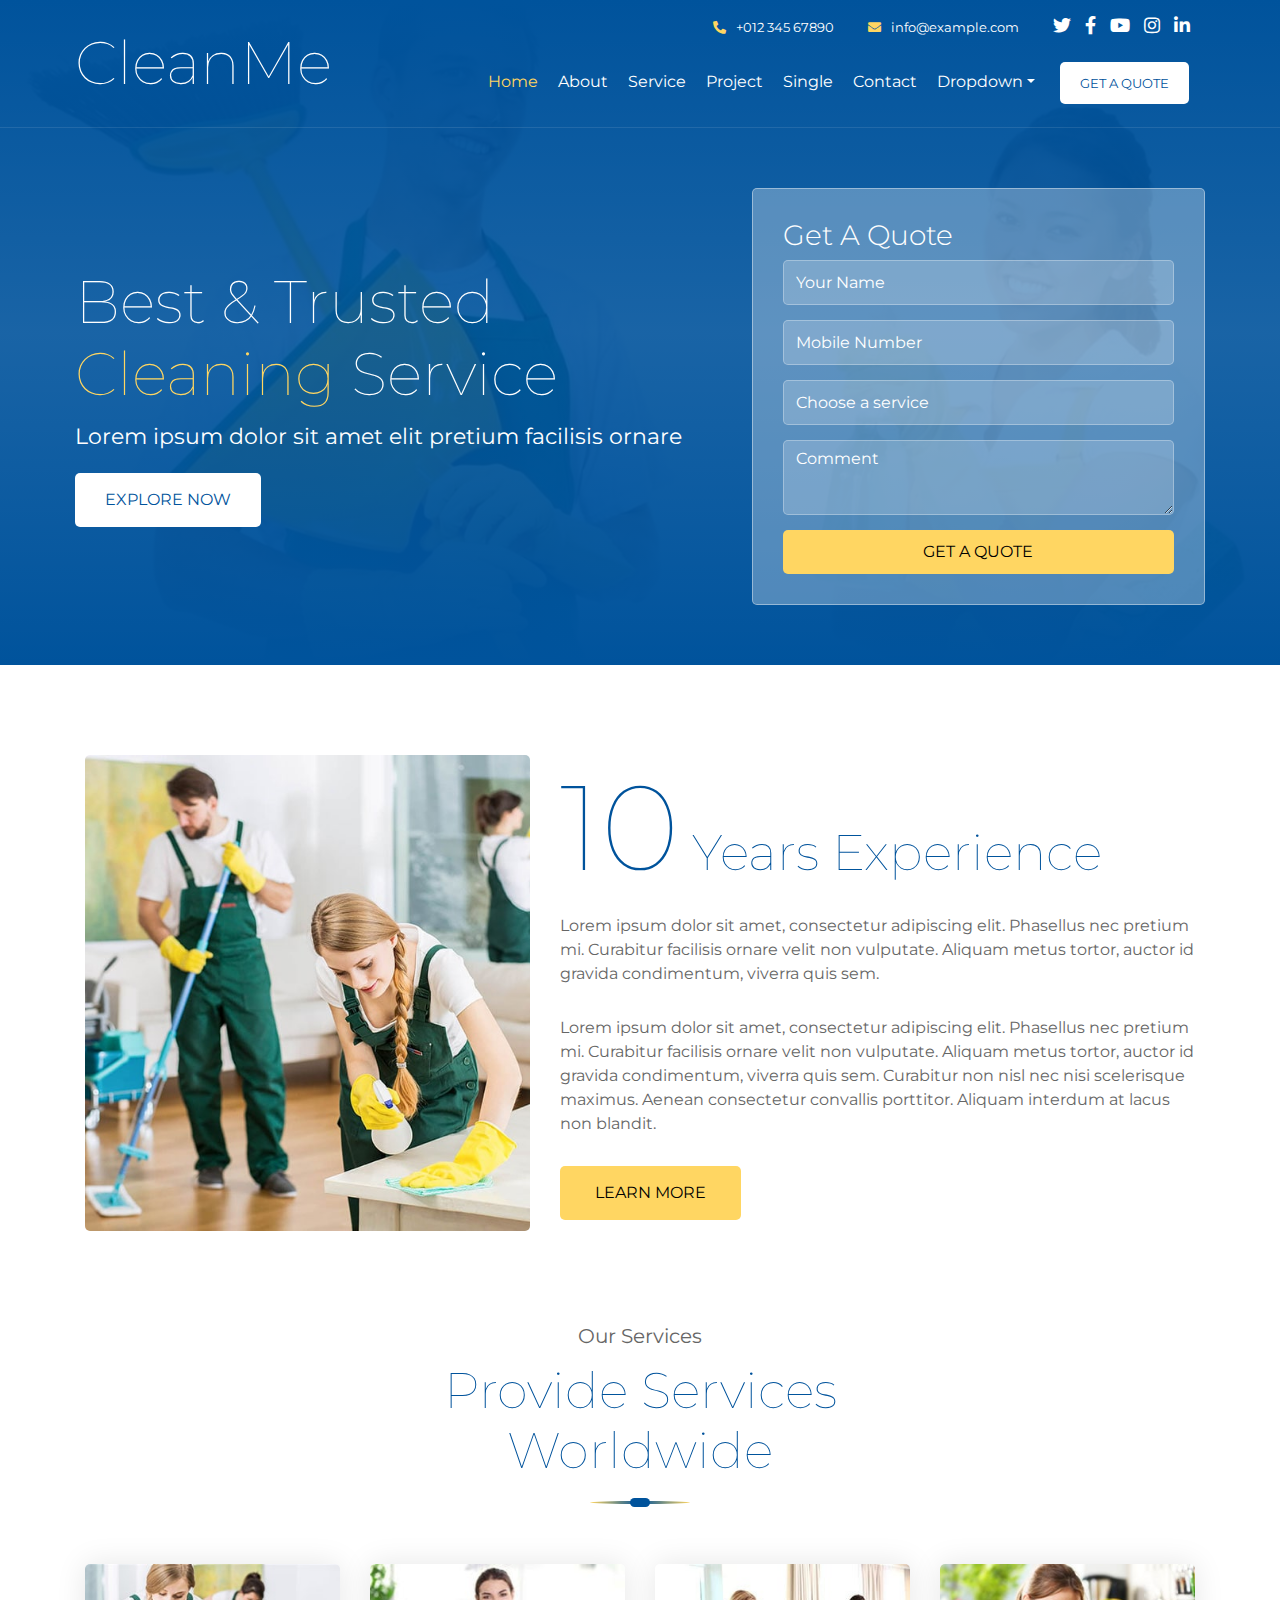
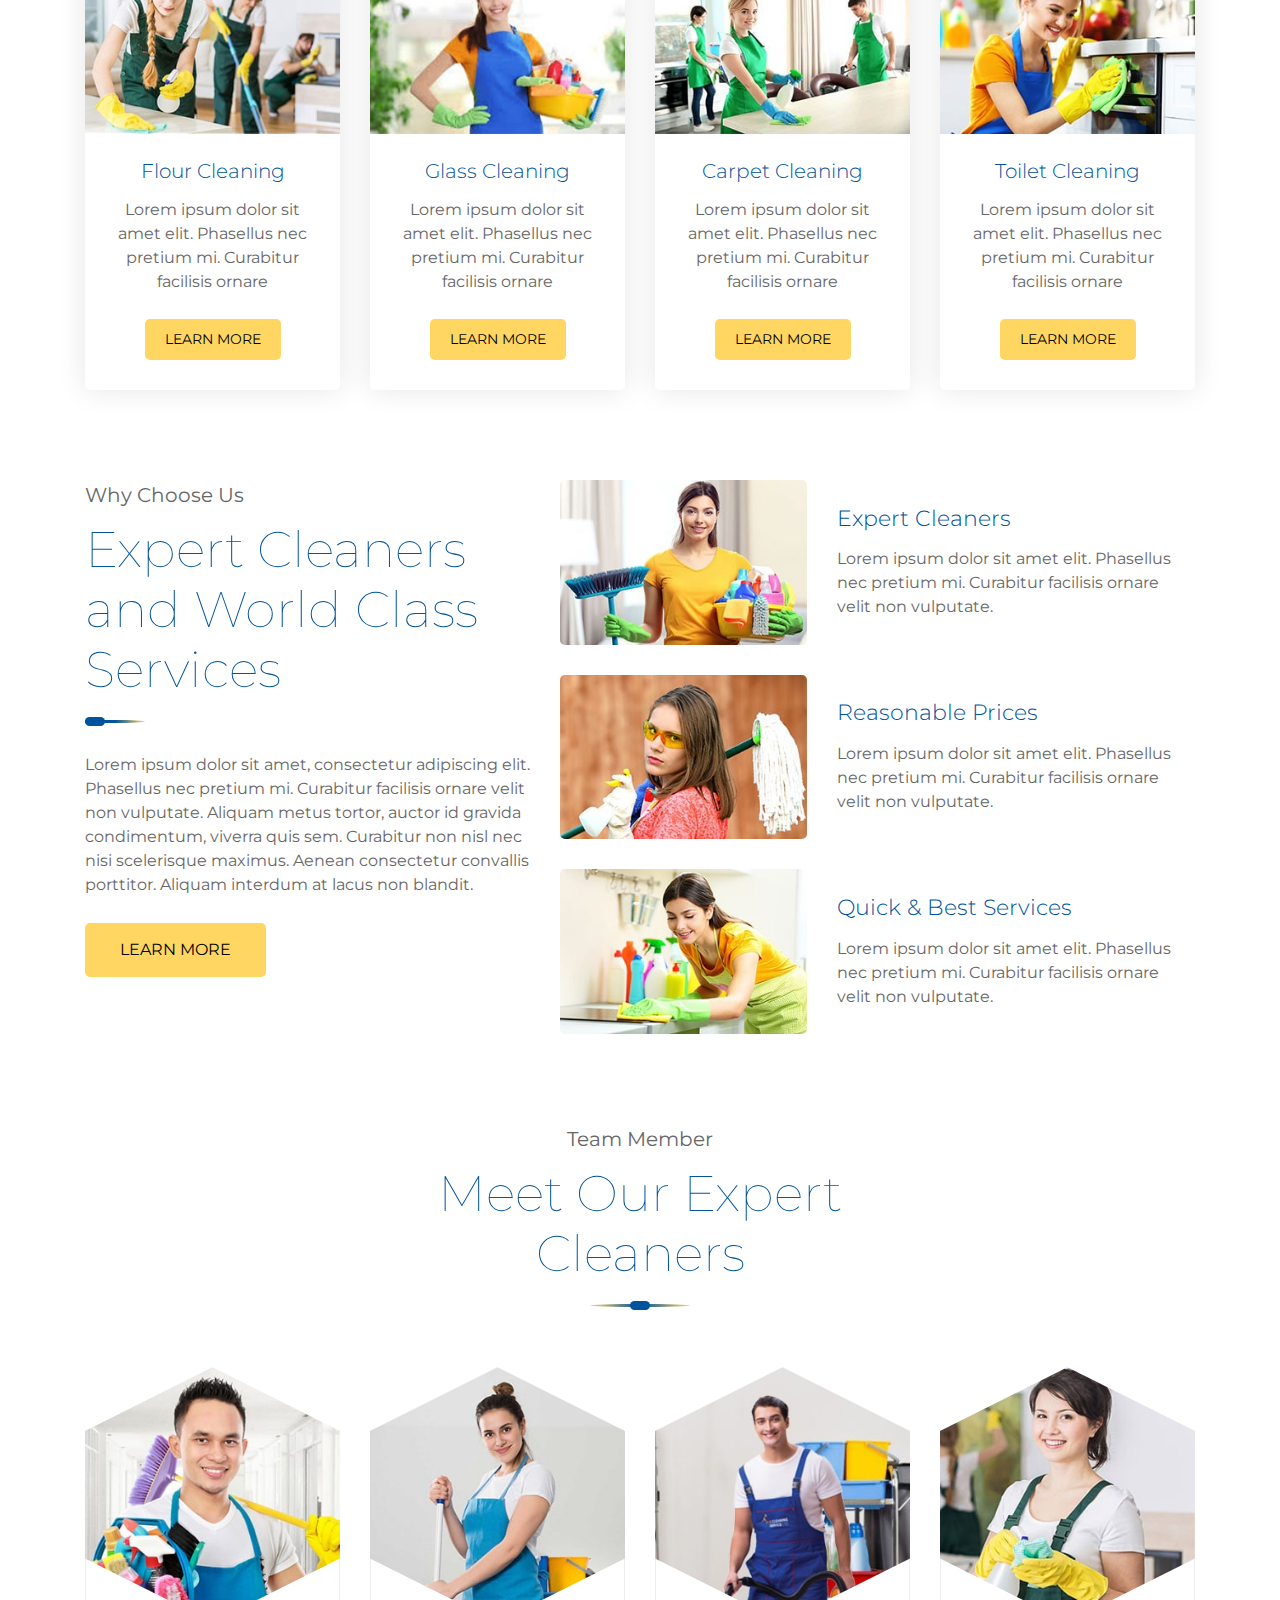
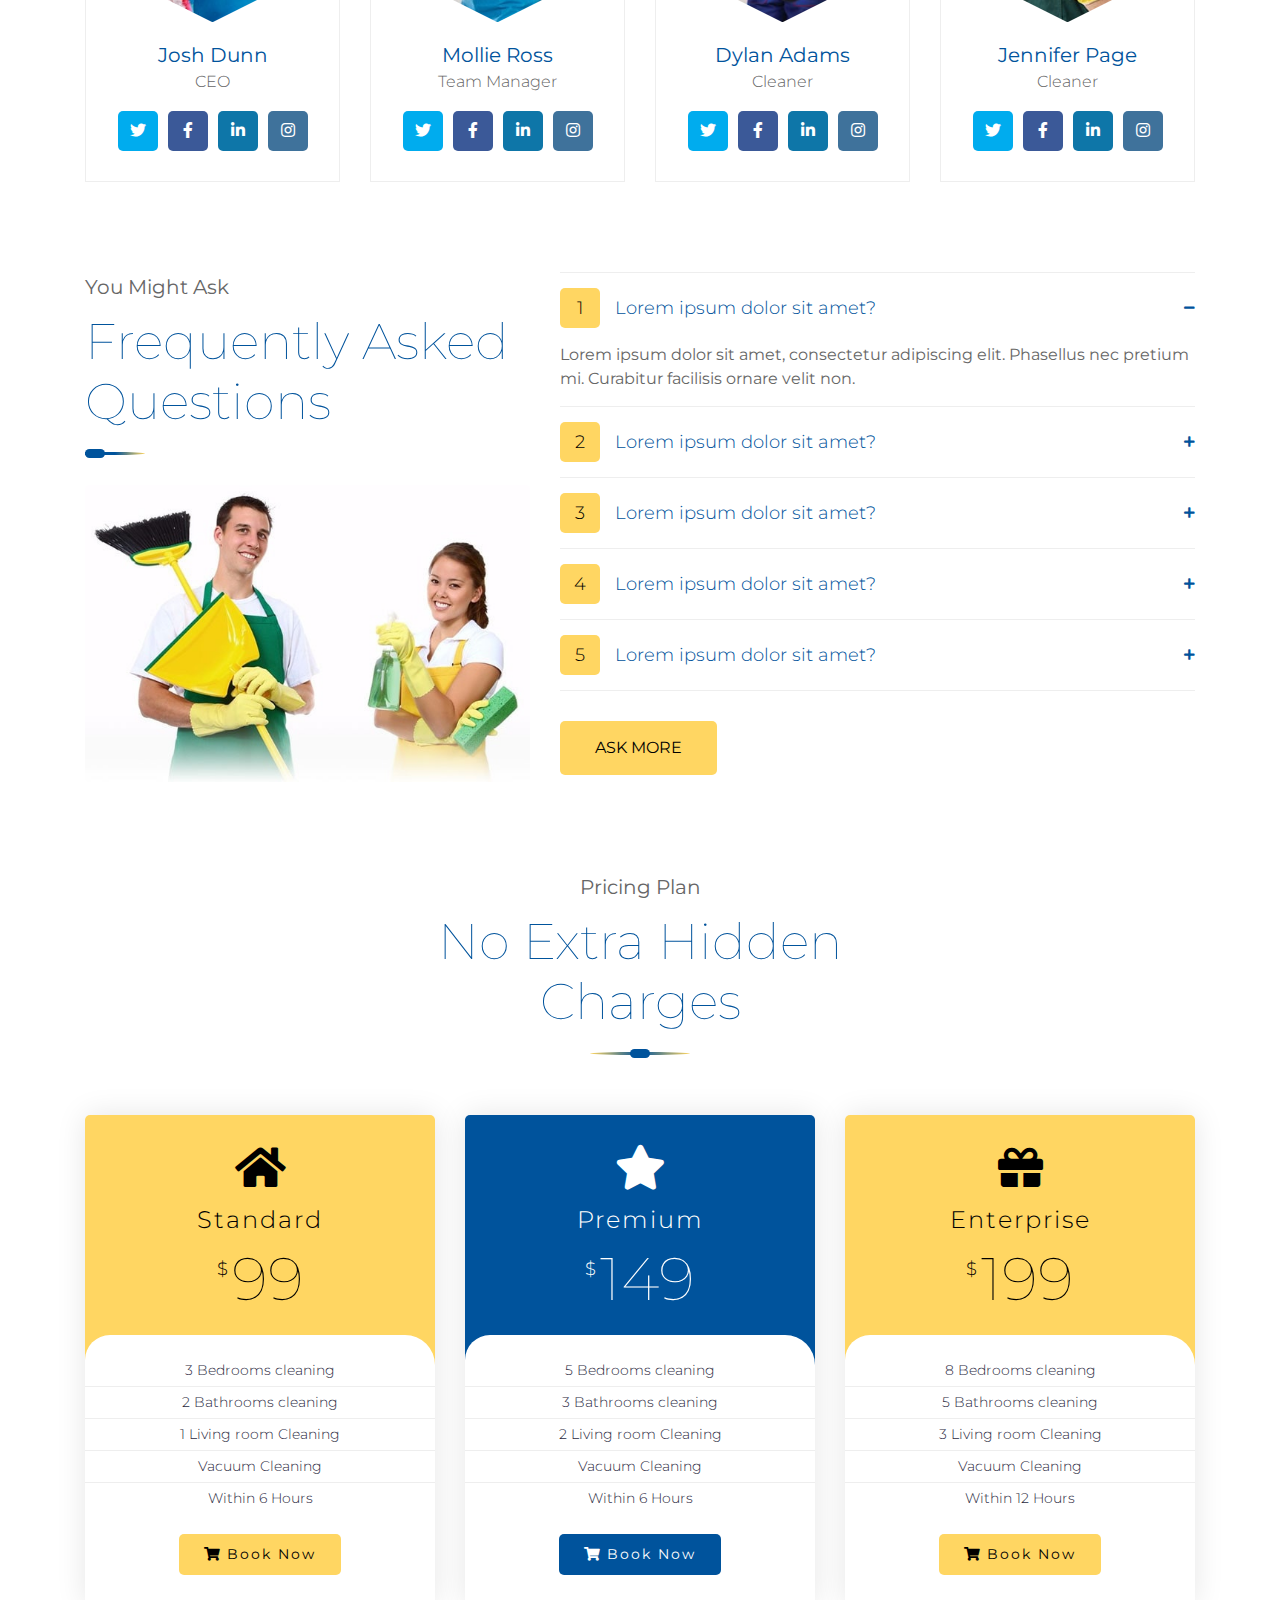
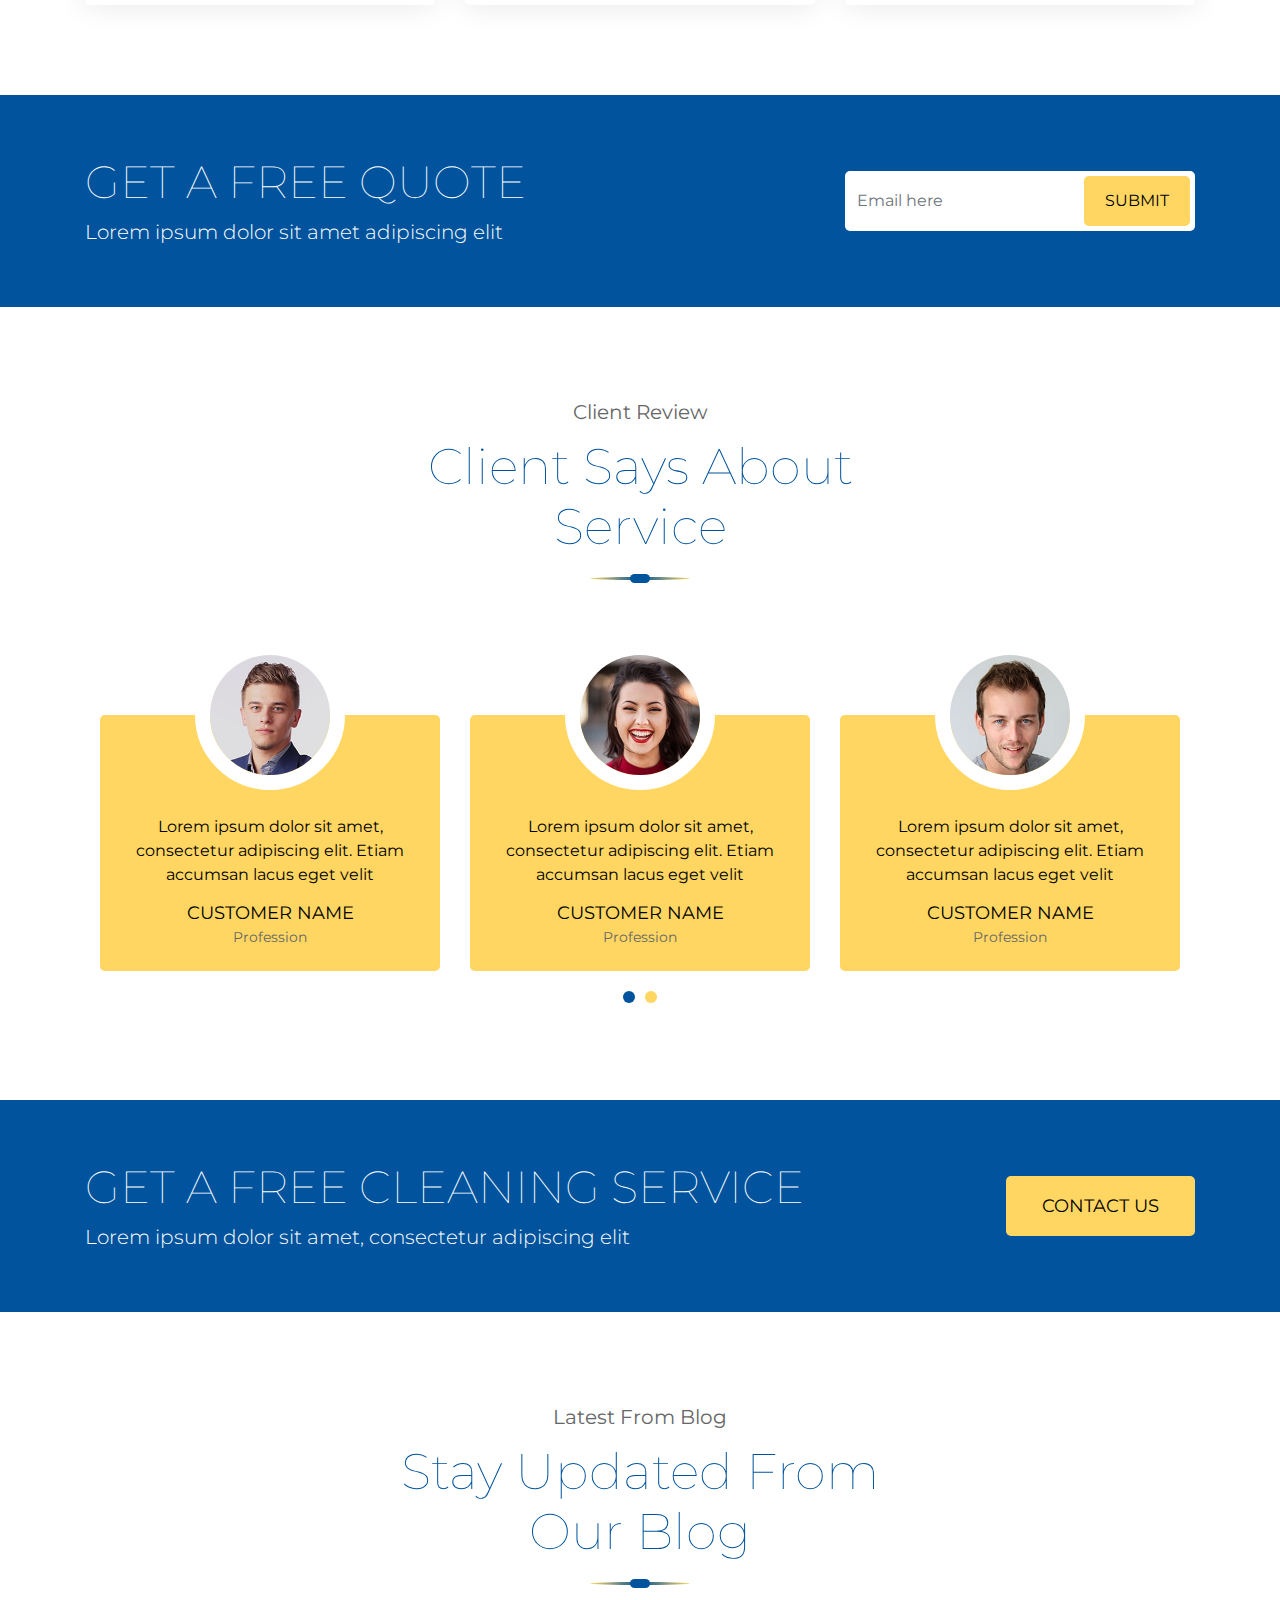
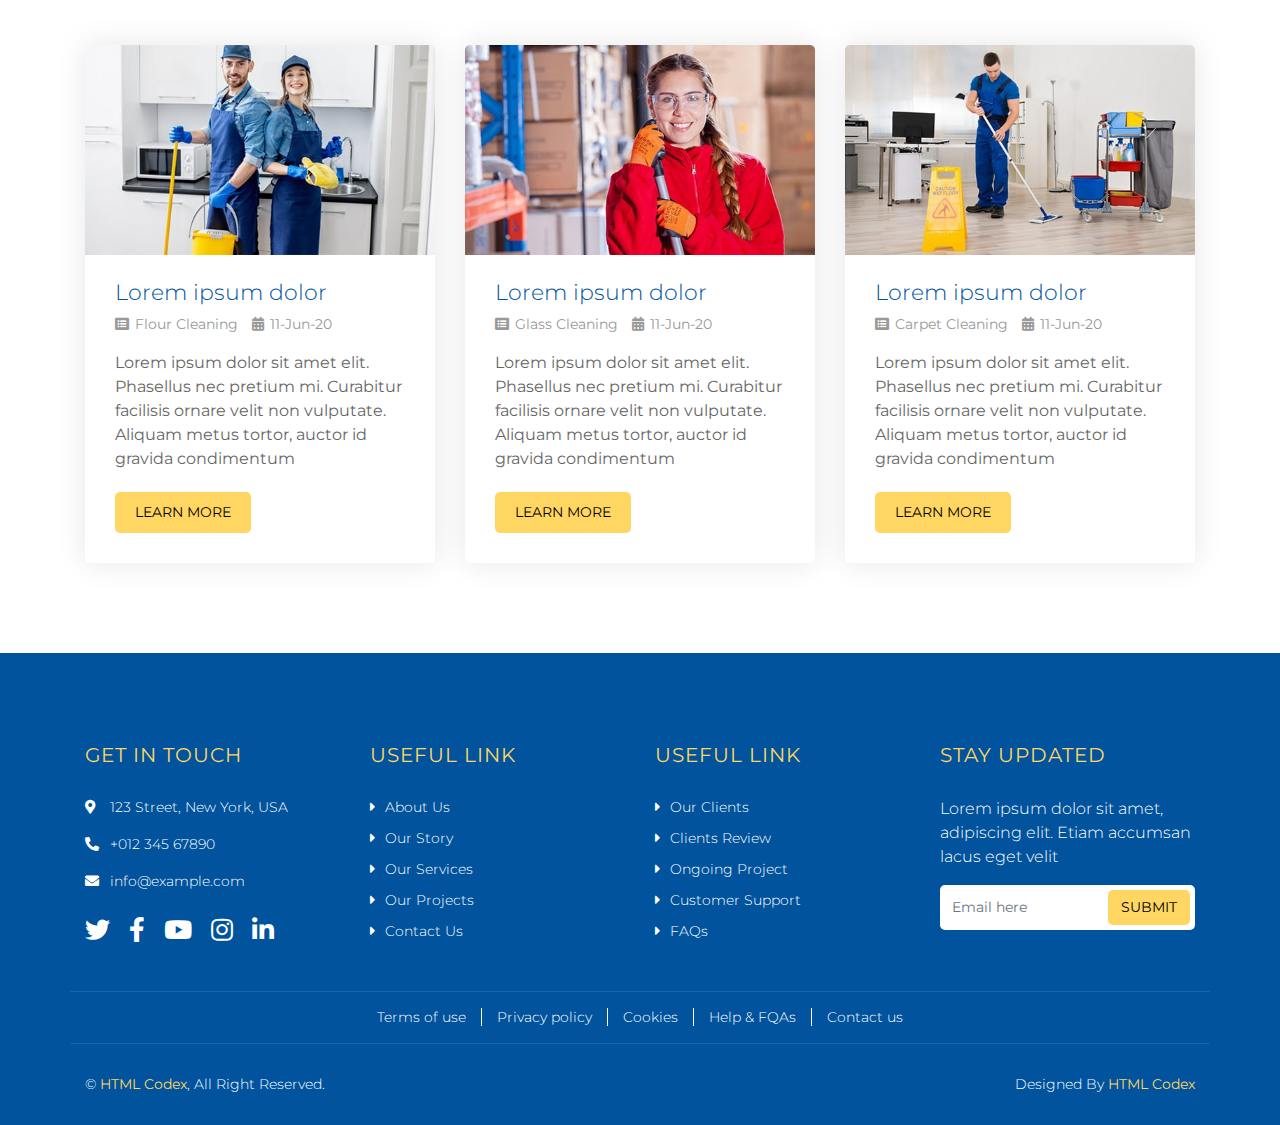
<file: cleanme-master/index.html>
<!DOCTYPE html>
<html lang="en">
    <head>
        <meta charset="utf-8">
        <title>CleanMe - Cleaning Company Website Template</title>
        <meta content="width=device-width, initial-scale=1.0" name="viewport">
        <meta content="Cleaning Company Website Template" name="keywords">
        <meta content="Cleaning Company Website Template" name="description">

        <!-- Favicon -->
        <link href="img/favicon.ico" rel="icon">

        <!-- Google Font -->
        <link href="https://fonts.googleapis.com/css2?family=Montserrat:wght@100;300;400&display=swap" rel="stylesheet">
        
        <!-- CSS Libraries -->
        <link href="https://stackpath.bootstrapcdn.com/bootstrap/4.4.1/css/bootstrap.min.css" rel="stylesheet">
        <link href="https://cdnjs.cloudflare.com/ajax/libs/font-awesome/5.10.0/css/all.min.css" rel="stylesheet">
        <link href="lib/owlcarousel/assets/owl.carousel.min.css" rel="stylesheet">
        <link href="lib/lightbox/css/lightbox.min.css" rel="stylesheet">

        <!-- Template Stylesheet -->
        <link href="css/style.css" rel="stylesheet">
    </head>

    <body>
        <div class="wrapper">
            <!-- Header Start -->
            <div class="header home">
                <div class="container-fluid">
                    <div class="header-top row align-items-center">
                        <div class="col-lg-3">
                            <div class="brand">
                                <a href="index.html">
                                    CleanMe
                                    <!-- <img src="img/logo.png" alt="Logo"> -->
                                </a>
                            </div>
                        </div>
                        <div class="col-lg-9">
                            <div class="topbar">
                                <div class="topbar-col">
                                    <a href="tel:+012 345 67890"><i class="fa fa-phone-alt"></i>+012 345 67890</a>
                                </div>
                                <div class="topbar-col">
                                    <a href="mailto:info@example.com"><i class="fa fa-envelope"></i>info@example.com</a>
                                </div>
                                <div class="topbar-col">
                                    <div class="topbar-social">
                                        <a href=""><i class="fab fa-twitter"></i></a>
                                        <a href=""><i class="fab fa-facebook-f"></i></a>
                                        <a href=""><i class="fab fa-youtube"></i></a>
                                        <a href=""><i class="fab fa-instagram"></i></a>
                                        <a href=""><i class="fab fa-linkedin-in"></i></a>
                                    </div>
                                </div>
                            </div>
                            <div class="navbar navbar-expand-lg bg-light navbar-light">
                                <a href="#" class="navbar-brand">MENU</a>
                                <button type="button" class="navbar-toggler" data-toggle="collapse" data-target="#navbarCollapse">
                                    <span class="navbar-toggler-icon"></span>
                                </button>

                                <div class="collapse navbar-collapse justify-content-between" id="navbarCollapse">
                                    <div class="navbar-nav ml-auto">
                                        <a href="index.html" class="nav-item nav-link active">Home</a>
                                        <a href="about.html" class="nav-item nav-link">About</a>
                                        <a href="service.html" class="nav-item nav-link">Service</a>
                                        <a href="portfolio.html" class="nav-item nav-link">Project</a>
                                        <a href="single.html" class="nav-item nav-link">Single</a>
                                        <a href="contact.html" class="nav-item nav-link">Contact</a>
                                        <div class="nav-item dropdown">
                                            <a href="#" class="nav-link dropdown-toggle" data-toggle="dropdown">Dropdown</a>
                                            <div class="dropdown-menu">
                                                <a href="#" class="dropdown-item">Sub Item 1</a>
                                                <a href="#" class="dropdown-item">Sub Item 2</a>
                                            </div>
                                        </div>
                                        <a href="#" class="btn">Get A Quote</a>
                                    </div>
                                </div>
                            </div>
                        </div>
                    </div>
                    
                    <div class="hero row align-items-center">
                        <div class="col-md-7">
                            <h2>Best & Trusted</h2>
                            <h2><span>Cleaning</span> Service</h2>
                            <p>Lorem ipsum dolor sit amet elit pretium facilisis ornare</p>
                            <a class="btn" href="">Explore Now</a>
                        </div>
                        <div class="col-md-5">
                            <div class="form">
                                <h3>Get A Quote</h3>
                                <form>
                                    <input class="form-control" type="text" placeholder="Your Name">
                                    <input class="form-control" type="text" placeholder="Mobile Number">
                                    <div class="control-group">
                                        <select class="custom-select">
                                            <option selected>Choose a service</option>
                                            <option value="1">House Cleaning</option>
                                            <option value="2">Apartment Cleaning</option>
                                            <option value="3">Office Cleaning</option>
                                        </select>
                                    </div>
                                    <textarea class="form-control" placeholder="Comment"></textarea>
                                    <button class="btn btn-block">Get A Quote</button>
                                </form>
                            </div>
                        </div>
                    </div>
                </div>
            </div>
            <!-- Header End -->
            
            
            <!-- About Start -->
            <div class="about">
                <div class="container">
                    <div class="row">
                        <div class="col-lg-5 col-md-6">
                            <div class="about-img">
                                <img src="img/about.jpg" alt="Image">
                            </div>
                        </div>
                        <div class="col-lg-7 col-md-6">
                            <div class="about-text">
                                <h2><span>10</span> Years Experience</h2>
                                <p>
                                    Lorem ipsum dolor sit amet, consectetur adipiscing elit. Phasellus nec pretium mi. Curabitur facilisis ornare velit non vulputate. Aliquam metus tortor, auctor id gravida condimentum, viverra quis sem.
                                </p>
                                <p>
                                    Lorem ipsum dolor sit amet, consectetur adipiscing elit. Phasellus nec pretium mi. Curabitur facilisis ornare velit non vulputate. Aliquam metus tortor, auctor id gravida condimentum, viverra quis sem. Curabitur non nisl nec nisi scelerisque maximus. Aenean consectetur convallis porttitor. Aliquam interdum at lacus non blandit.
                                </p>
                                <a class="btn" href="">Learn More</a>
                            </div>
                        </div>
                    </div>
                </div>
            </div>
            <!-- About End -->


            <!-- Service Start -->
            <div class="service">
                <div class="container">
                    <div class="section-header">
                        <p>Our Services</p>
                        <h2>Provide Services Worldwide</h2>
                    </div>
                    <div class="row">
                        <div class="col-lg-3 col-md-6">
                            <div class="service-item">
                                <img src="img/service-1.jpg" alt="Service">
                                <h3>Flour Cleaning</h3>
                                <p>
                                    Lorem ipsum dolor sit amet elit. Phasellus nec pretium mi. Curabitur facilisis ornare
                                </p>
                                <a class="btn" href="">Learn More</a>
                            </div>
                        </div>
                        <div class="col-lg-3 col-md-6">
                            <div class="service-item">
                                <img src="img/service-2.jpg" alt="Service">
                                <h3>Glass Cleaning</h3>
                                <p>
                                    Lorem ipsum dolor sit amet elit. Phasellus nec pretium mi. Curabitur facilisis ornare
                                </p>
                                <a class="btn" href="">Learn More</a>
                            </div>
                        </div>
                        <div class="col-lg-3 col-md-6">
                            <div class="service-item">
                                <img src="img/service-3.jpg" alt="Service">
                                <h3>Carpet Cleaning</h3>
                                <p>
                                    Lorem ipsum dolor sit amet elit. Phasellus nec pretium mi. Curabitur facilisis ornare
                                </p>
                                <a class="btn" href="">Learn More</a>
                            </div>
                        </div>
                        <div class="col-lg-3 col-md-6">
                            <div class="service-item">
                                <img src="img/service-4.jpg" alt="Service">
                                <h3>Toilet Cleaning</h3>
                                <p>
                                    Lorem ipsum dolor sit amet elit. Phasellus nec pretium mi. Curabitur facilisis ornare
                                </p>
                                <a class="btn" href="">Learn More</a>
                            </div>
                        </div>
                    </div>
                </div>
            </div>
            <!-- Service End -->
            
            
            <!-- Feature Start -->
            <div class="feature">
                <div class="container">
                    <div class="row">
                        <div class="col-md-5">
                            <div class="section-header left">
                                <p>Why Choose Us</p>
                                <h2>Expert Cleaners and World Class Services</h2>
                            </div>
                            <p>
                                Lorem ipsum dolor sit amet, consectetur adipiscing elit. Phasellus nec pretium mi. Curabitur facilisis ornare velit non vulputate. Aliquam metus tortor, auctor id gravida condimentum, viverra quis sem. Curabitur non nisl nec nisi scelerisque maximus. Aenean consectetur convallis porttitor. Aliquam interdum at lacus non blandit.
                            </p>
                            <a class="btn" href="">Learn More</a>
                        </div>
                        <div class="col-md-7">
                            <div class="row align-items-center feature-item">
                                <div class="col-5">
                                    <img src="img/feature-1.jpg" alt="Feature">
                                </div>
                                <div class="col-7">
                                    <h3>Expert Cleaners</h3>
                                    <p>
                                        Lorem ipsum dolor sit amet elit. Phasellus nec pretium mi. Curabitur facilisis ornare velit non vulputate.
                                    </p>
                                </div>
                            </div>
                            <div class="row align-items-center feature-item">
                                <div class="col-5">
                                    <img src="img/feature-2.jpg" alt="Feature">
                                </div>
                                <div class="col-7">
                                    <h3>Reasonable Prices</h3>
                                    <p>
                                        Lorem ipsum dolor sit amet elit. Phasellus nec pretium mi. Curabitur facilisis ornare velit non vulputate.
                                    </p>
                                </div>
                            </div>
                            <div class="row align-items-center feature-item">
                                <div class="col-5">
                                    <img src="img/feature-3.jpg" alt="Feature">
                                </div>
                                <div class="col-7">
                                    <h3>Quick & Best Services</h3>
                                    <p>
                                        Lorem ipsum dolor sit amet elit. Phasellus nec pretium mi. Curabitur facilisis ornare velit non vulputate.
                                    </p>
                                </div>
                            </div>
                        </div>
                    </div>
                </div>
            </div>
            <!-- Feature End -->
            
            
            <!-- Team Start -->
            <div class="team">
                <div class="container">
                    <div class="section-header">
                        <p>Team Member</p>
                        <h2>Meet Our Expert Cleaners</h2>
                    </div>
                    <div class="row">
                        <div class="col-lg-3 col-md-6">
                            <div class="team-item">
                                <div class="team-img">
                                    <img src="img/team-1.jpg" alt="Team Image">
                                </div>
                                <div class="team-text">
                                    <h2>Josh Dunn</h2>
                                    <h3>CEO</h3>
                                    <div class="team-social">
                                        <a class="social-tw" href=""><i class="fab fa-twitter"></i></a>
                                        <a class="social-fb" href=""><i class="fab fa-facebook-f"></i></a>
                                        <a class="social-li" href=""><i class="fab fa-linkedin-in"></i></a>
                                        <a class="social-in" href=""><i class="fab fa-instagram"></i></a>
                                    </div>
                                </div>
                            </div>
                        </div>
                        <div class="col-lg-3 col-md-6">
                            <div class="team-item">
                                <div class="team-img">
                                    <img src="img/team-2.jpg" alt="Team Image">
                                </div>
                                <div class="team-text">
                                    <h2>Mollie Ross</h2>
                                    <h3>Team Manager</h3>
                                    <div class="team-social">
                                        <a class="social-tw" href=""><i class="fab fa-twitter"></i></a>
                                        <a class="social-fb" href=""><i class="fab fa-facebook-f"></i></a>
                                        <a class="social-li" href=""><i class="fab fa-linkedin-in"></i></a>
                                        <a class="social-in" href=""><i class="fab fa-instagram"></i></a>
                                    </div>
                                </div>
                            </div>
                        </div>
                        <div class="col-lg-3 col-md-6">
                            <div class="team-item">
                                <div class="team-img">
                                    <img src="img/team-3.jpg" alt="Team Image">
                                </div>
                                <div class="team-text">
                                    <h2>Dylan Adams</h2>
                                    <h3>Cleaner</h3>
                                    <div class="team-social">
                                        <a class="social-tw" href=""><i class="fab fa-twitter"></i></a>
                                        <a class="social-fb" href=""><i class="fab fa-facebook-f"></i></a>
                                        <a class="social-li" href=""><i class="fab fa-linkedin-in"></i></a>
                                        <a class="social-in" href=""><i class="fab fa-instagram"></i></a>
                                    </div>
                                </div>
                            </div>
                        </div>
                        <div class="col-lg-3 col-md-6">
                            <div class="team-item">
                                <div class="team-img">
                                    <img src="img/team-4.jpg" alt="Team Image">
                                </div>
                                <div class="team-text">
                                    <h2>Jennifer Page</h2>
                                    <h3>Cleaner</h3>
                                    <div class="team-social">
                                        <a class="social-tw" href=""><i class="fab fa-twitter"></i></a>
                                        <a class="social-fb" href=""><i class="fab fa-facebook-f"></i></a>
                                        <a class="social-li" href=""><i class="fab fa-linkedin-in"></i></a>
                                        <a class="social-in" href=""><i class="fab fa-instagram"></i></a>
                                    </div>
                                </div>
                            </div>
                        </div>
                    </div>
                </div>
            </div>
            <!-- Team End -->


            <!-- FAQs Start -->
            <div class="faqs">
                <div class="container">
                    <div class="row">
                        <div class="col-md-5">
                            <div class="section-header left">
                                <p>You Might Ask</p>
                                <h2>Frequently Asked Questions</h2>
                            </div>
                            <img src="img/faqs.jpg" alt="Image">
                        </div>
                        <div class="col-md-7">
                            <div id="accordion">
                                <div class="card">
                                    <div class="card-header">
                                        <a class="card-link collapsed" data-toggle="collapse" href="#collapseOne" aria-expanded="true">
                                            <span>1</span> Lorem ipsum dolor sit amet?
                                        </a>
                                    </div>
                                    <div id="collapseOne" class="collapse show" data-parent="#accordion">
                                        <div class="card-body">
                                            Lorem ipsum dolor sit amet, consectetur adipiscing elit. Phasellus nec pretium mi. Curabitur facilisis ornare velit non.
                                        </div>
                                    </div>
                                </div>
                                <div class="card">
                                    <div class="card-header">
                                        <a class="card-link" data-toggle="collapse" href="#collapseTwo">
                                            <span>2</span> Lorem ipsum dolor sit amet?
                                        </a>
                                    </div>
                                    <div id="collapseTwo" class="collapse" data-parent="#accordion">
                                        <div class="card-body">
                                            Lorem ipsum dolor sit amet, consectetur adipiscing elit. Phasellus nec pretium mi. Curabitur facilisis ornare velit non.
                                        </div>
                                    </div>
                                </div>
                                <div class="card">
                                    <div class="card-header">
                                        <a class="card-link" data-toggle="collapse" href="#collapseThree">
                                            <span>3</span> Lorem ipsum dolor sit amet?
                                        </a>
                                    </div>
                                    <div id="collapseThree" class="collapse" data-parent="#accordion">
                                        <div class="card-body">
                                            Lorem ipsum dolor sit amet, consectetur adipiscing elit. Phasellus nec pretium mi. Curabitur facilisis ornare velit non.
                                        </div>
                                    </div>
                                </div>
                                <div class="card">
                                    <div class="card-header">
                                        <a class="card-link" data-toggle="collapse" href="#collapseFour">
                                            <span>4</span> Lorem ipsum dolor sit amet?
                                        </a>
                                    </div>
                                    <div id="collapseFour" class="collapse" data-parent="#accordion">
                                        <div class="card-body">
                                            Lorem ipsum dolor sit amet, consectetur adipiscing elit. Phasellus nec pretium mi. Curabitur facilisis ornare velit non.
                                        </div>
                                    </div>
                                </div>
                                <div class="card">
                                    <div class="card-header">
                                        <a class="card-link" data-toggle="collapse" href="#collapseFour">
                                            <span>5</span> Lorem ipsum dolor sit amet?
                                        </a>
                                    </div>
                                    <div id="collapseFour" class="collapse" data-parent="#accordion">
                                        <div class="card-body">
                                            Lorem ipsum dolor sit amet, consectetur adipiscing elit. Phasellus nec pretium mi. Curabitur facilisis ornare velit non.
                                        </div>
                                    </div>
                                </div> 
                            </div>
                            <a class="btn" href="">Ask more</a>
                        </div>
                    </div>
                </div>
            </div>
            <!-- FAQs End -->
            
            
            <!-- Pricing Plan Start -->
            <div class="price">
                <div class="container">
                    <div class="section-header">
                        <p>Pricing Plan</p>
                        <h2>No Extra Hidden Charges</h2>
                    </div>
                    <div class="row">
                        <div class="col-md-4">
                            <div class="price-item">
                                <div class="price-header">
                                    <div class="price-icon">
                                        <i class="fa fa-home"></i>
                                    </div>
                                    <div class="price-title">
                                        <h2>Standard</h2>
                                    </div>
                                    <div class="price-pricing">
                                        <h2><small>$</small>99</h2>
                                    </div>
                                </div>
                                <div class="price-body">
                                    <div class="price-des">
                                        <ul>
                                            <li>3 Bedrooms cleaning</li>
                                            <li>2 Bathrooms cleaning</li>
                                            <li>1 Living room Cleaning</li>
                                            <li>Vacuum Cleaning</li>
                                            <li>Within 6 Hours</li>
                                        </ul>
                                    </div>
                                </div>
                                <div class="price-footer">
                                    <div class="price-action">
                                        <a href=""><i class="fa fa-shopping-cart"></i>Book Now</a>
                                    </div>
                                </div>
                            </div>
                        </div>
                        <div class="col-md-4">
                            <div class="price-item featured-item">
                                <div class="price-header">
                                    <div class="price-icon">
                                        <i class="fa fa-star"></i>
                                    </div>
                                    <div class="price-title">
                                        <h2>Premium</h2>
                                    </div>
                                    <div class="price-pricing">
                                        <h2><small>$</small>149</h2>
                                    </div>
                                </div>
                                <div class="price-body">
                                    <div class="price-des">
                                        <ul>
                                            <li>5 Bedrooms cleaning</li>
                                            <li>3 Bathrooms cleaning</li>
                                            <li>2 Living room Cleaning</li>
                                            <li>Vacuum Cleaning</li>
                                            <li>Within 6 Hours</li>
                                        </ul>
                                    </div>
                                </div>
                                <div class="price-footer">
                                    <div class="price-action">
                                        <a href=""><i class="fa fa-shopping-cart"></i>Book Now</a>
                                    </div>
                                </div>
                            </div>
                        </div>
                        <div class="col-md-4">
                            <div class="price-item">
                                <div class="price-header">
                                    <div class="price-icon">
                                        <i class="fa fa-gift"></i>
                                    </div>
                                    <div class="price-title">
                                        <h2>Enterprise</h2>
                                    </div>
                                    <div class="price-pricing">
                                        <h2><small>$</small>199</h2>
                                    </div>
                                </div>
                                <div class="price-body">
                                    <div class="price-des">
                                        <ul>
                                            <li>8 Bedrooms cleaning</li>
                                            <li>5 Bathrooms cleaning</li>
                                            <li>3 Living room Cleaning</li>
                                            <li>Vacuum Cleaning</li>
                                            <li>Within 12 Hours</li>
                                        </ul>
                                    </div>
                                </div>
                                <div class="price-footer">
                                    <div class="price-action">
                                        <a href=""><i class="fa fa-shopping-cart"></i>Book Now</a>
                                    </div>
                                </div>
                            </div>
                        </div>
                    </div>
                </div>
            </div>
            <!-- Pricing Plan End -->
            
            
            <!-- Newsletter Start -->
            <div class="newsletter">
                <div class="container">
                    <div class="row align-items-center">
                        <div class="col-md-8">
                            <h2>Get A Free Quote</h2>
                            <p>
                                Lorem ipsum dolor sit amet adipiscing elit
                            </p>
                        </div>
                        <div class="col-md-4">
                            <div class="form">
                                <input class="form-control" placeholder="Email here">
                                <button class="btn">Submit</button>
                            </div>
                        </div>
                    </div>
                </div>
            </div>
            <!-- Newsletter End -->


            <!-- Testimonial Start -->
            <div class="testimonial">
                <div class="container">
                    <div class="section-header">
                        <p>Client Review</p>
                        <h2>Client Says About Service</h2>
                    </div>
                    <div class="owl-carousel testimonials-carousel">
                        <div class="testimonial-item">
                            <div class="testimonial-img">
                                <img src="img/testimonial-1.jpg" alt="">
                            </div>
                            <div class="testimonial-content">
                                <p>
                                    Lorem ipsum dolor sit amet, consectetur adipiscing elit. Etiam accumsan lacus eget velit
                                </p>
                                <h3>Customer Name</h3>
                                <h4>Profession</h4>
                            </div>
                        </div>
                        <div class="testimonial-item">
                            <div class="testimonial-img">
                                <img src="img/testimonial-2.jpg" alt="">
                            </div>
                            <div class="testimonial-content">
                                <p>
                                    Lorem ipsum dolor sit amet, consectetur adipiscing elit. Etiam accumsan lacus eget velit
                                </p>
                                <h3>Customer Name</h3>
                                <h4>Profession</h4>
                            </div>
                        </div>
                        <div class="testimonial-item">
                            <div class="testimonial-img">
                                <img src="img/testimonial-3.jpg" alt="">
                            </div>
                            <div class="testimonial-content">
                                <p>
                                    Lorem ipsum dolor sit amet, consectetur adipiscing elit. Etiam accumsan lacus eget velit
                                </p>
                                <h3>Customer Name</h3>
                                <h4>Profession</h4>
                            </div>
                        </div>
                        <div class="testimonial-item">
                            <div class="testimonial-img">
                                <img src="img/testimonial-4.jpg" alt="">
                            </div>
                            <div class="testimonial-content">
                                <p>
                                    Lorem ipsum dolor sit amet, consectetur adipiscing elit. Etiam accumsan lacus eget velit
                                </p>
                                <h3>Customer Name</h3>
                                <h4>Profession</h4>
                            </div>
                        </div>
                    </div>
                </div>
            </div>
            <!-- Testimonial End -->
            
            
            <!-- Call to Action Start -->
            <div class="call-to-action">
                <div class="container">
                    <div class="row align-items-center">
                        <div class="col-md-9">
                            <h2>Get A Free Cleaning Service</h2>
                            <p>
                                Lorem ipsum dolor sit amet, consectetur adipiscing elit
                            </p>
                        </div>
                        <div class="col-md-3">
                            <a class="btn" href="https://htmlcodex.com/contact">Contact Us</a>
                        </div>
                    </div>
                </div>
            </div>
            <!-- Call to Action End -->


            <!-- Blog Start -->
            <div class="blog">
                <div class="container">
                    <div class="section-header">
                        <p>Latest From Blog</p>
                        <h2>Stay Updated From Our Blog</h2>
                    </div>
                    <div class="row">
                        <div class="col-lg-4 col-md-6">
                            <div class="blog-item">
                                <img src="img/blog-1.jpg" alt="Blog">
                                <h3>Lorem ipsum dolor</h3>
                                <div class="meta">
                                    <i class="fa fa-list-alt"></i>
                                    <a href="">Flour Cleaning</a>
                                    <i class="fa fa-calendar-alt"></i>
                                    <p>11-Jun-20</p>
                                </div>
                                <p>
                                    Lorem ipsum dolor sit amet elit. Phasellus nec pretium mi. Curabitur facilisis ornare velit non vulputate. Aliquam metus tortor, auctor id gravida condimentum
                                </p>
                                <a class="btn" href="">Learn More</a>
                            </div>
                        </div>
                        <div class="col-lg-4 col-md-6">
                            <div class="blog-item">
                                <img src="img/blog-2.jpg" alt="Blog">
                                <h3>Lorem ipsum dolor</h3>
                                <div class="meta">
                                    <i class="fa fa-list-alt"></i>
                                    <a href="">Glass Cleaning</a>
                                    <i class="fa fa-calendar-alt"></i>
                                    <p>11-Jun-20</p>
                                </div>
                                <p>
                                    Lorem ipsum dolor sit amet elit. Phasellus nec pretium mi. Curabitur facilisis ornare velit non vulputate. Aliquam metus tortor, auctor id gravida condimentum
                                </p>
                                <a class="btn" href="">Learn More</a>
                            </div>
                        </div>
                        <div class="col-lg-4 col-md-6">
                            <div class="blog-item">
                                <img src="img/blog-3.jpg" alt="Blog">
                                <h3>Lorem ipsum dolor</h3>
                                <div class="meta">
                                    <i class="fa fa-list-alt"></i>
                                    <a href="">Carpet Cleaning</a>
                                    <i class="fa fa-calendar-alt"></i>
                                    <p>11-Jun-20</p>
                                </div>
                                <p>
                                    Lorem ipsum dolor sit amet elit. Phasellus nec pretium mi. Curabitur facilisis ornare velit non vulputate. Aliquam metus tortor, auctor id gravida condimentum
                                </p>
                                <a class="btn" href="">Learn More</a>
                            </div>
                        </div>
                    </div>
                </div>
            </div>
            <!-- Blog End -->


            <!-- Footer Start -->
            <div class="footer">
                <div class="container">
                    <div class="row">
                        <div class="col-md-6 col-lg-3">
                            <div class="footer-contact">
                                <h2>Get In Touch</h2>
                                <p><i class="fa fa-map-marker-alt"></i>123 Street, New York, USA</p>
                                <p><i class="fa fa-phone-alt"></i>+012 345 67890</p>
                                <p><i class="fa fa-envelope"></i>info@example.com</p>
                                <div class="footer-social">
                                    <a href=""><i class="fab fa-twitter"></i></a>
                                    <a href=""><i class="fab fa-facebook-f"></i></a>
                                    <a href=""><i class="fab fa-youtube"></i></a>
                                    <a href=""><i class="fab fa-instagram"></i></a>
                                    <a href=""><i class="fab fa-linkedin-in"></i></a>
                                </div>
                            </div>
                        </div>
                        <div class="col-md-6 col-lg-3">
                            <div class="footer-link">
                                <h2>Useful Link</h2>
                                <a href="">About Us</a>
                                <a href="">Our Story</a>
                                <a href="">Our Services</a>
                                <a href="">Our Projects</a>
                                <a href="">Contact Us</a>
                            </div>
                        </div>
                        <div class="col-md-6 col-lg-3">
                            <div class="footer-link">
                                <h2>Useful Link</h2>
                                <a href="">Our Clients</a>
                                <a href="">Clients Review</a>
                                <a href="">Ongoing Project</a>
                                <a href="">Customer Support</a>
                                <a href="">FAQs</a>
                            </div>
                        </div>
                        <div class="col-md-6 col-lg-3">
                            <div class="footer-form">
                                <h2>Stay Updated</h2>
                                <p>
                                    Lorem ipsum dolor sit amet, adipiscing elit. Etiam accumsan lacus eget velit
                                </p>
                                <input class="form-control" placeholder="Email here">
                                <button class="btn">Submit</button>
                            </div>
                        </div>
                    </div>
                </div>
                <div class="container footer-menu">
                    <div class="f-menu">
                        <a href="">Terms of use</a>
                        <a href="">Privacy policy</a>
                        <a href="">Cookies</a>
                        <a href="">Help & FQAs</a>
                        <a href="">Contact us</a>
                    </div>
                </div>
                <div class="container copyright">
                    <div class="row">
                        <div class="col-md-6">
                            <p>&copy; <a href="https://htmlcodex.com">HTML Codex</a>, All Right Reserved.</p>
                        </div>
                        <div class="col-md-6">
                            <p>Designed By <a href="https://htmlcodex.com">HTML Codex</a></p>
                        </div>
                    </div>
                </div>
            </div>
            <!-- Footer End -->
            
            <a href="#" class="back-to-top"><i class="fa fa-chevron-up"></i></a>
        </div>

        <!-- JavaScript Libraries -->
        <script src="https://code.jquery.com/jquery-3.4.1.min.js"></script>
        <script src="https://stackpath.bootstrapcdn.com/bootstrap/4.4.1/js/bootstrap.bundle.min.js"></script>
        <script src="lib/easing/easing.min.js"></script>
        <script src="lib/owlcarousel/owl.carousel.min.js"></script>
        <script src="lib/isotope/isotope.pkgd.min.js"></script>
        <script src="lib/lightbox/js/lightbox.min.js"></script>

        <!-- Template Javascript -->
        <script src="js/main.js"></script>
    </body>
</html>
</file>
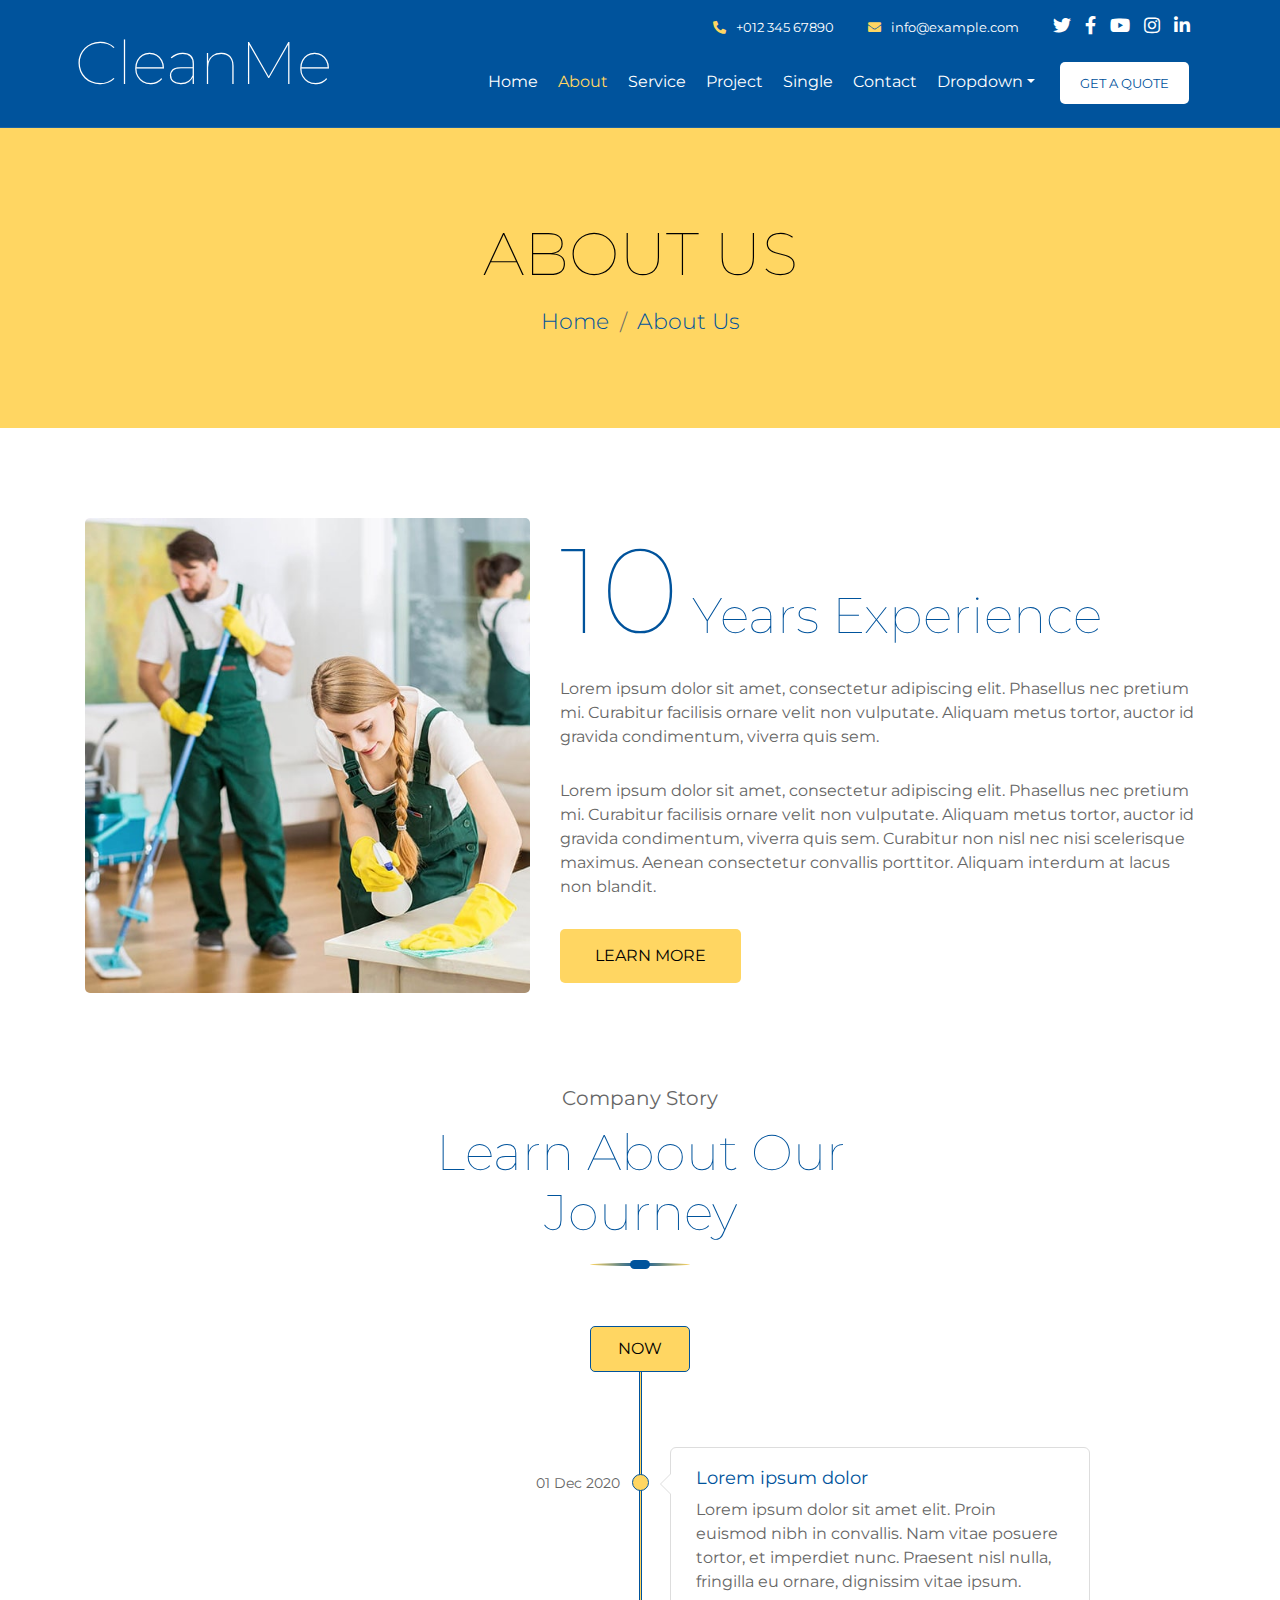
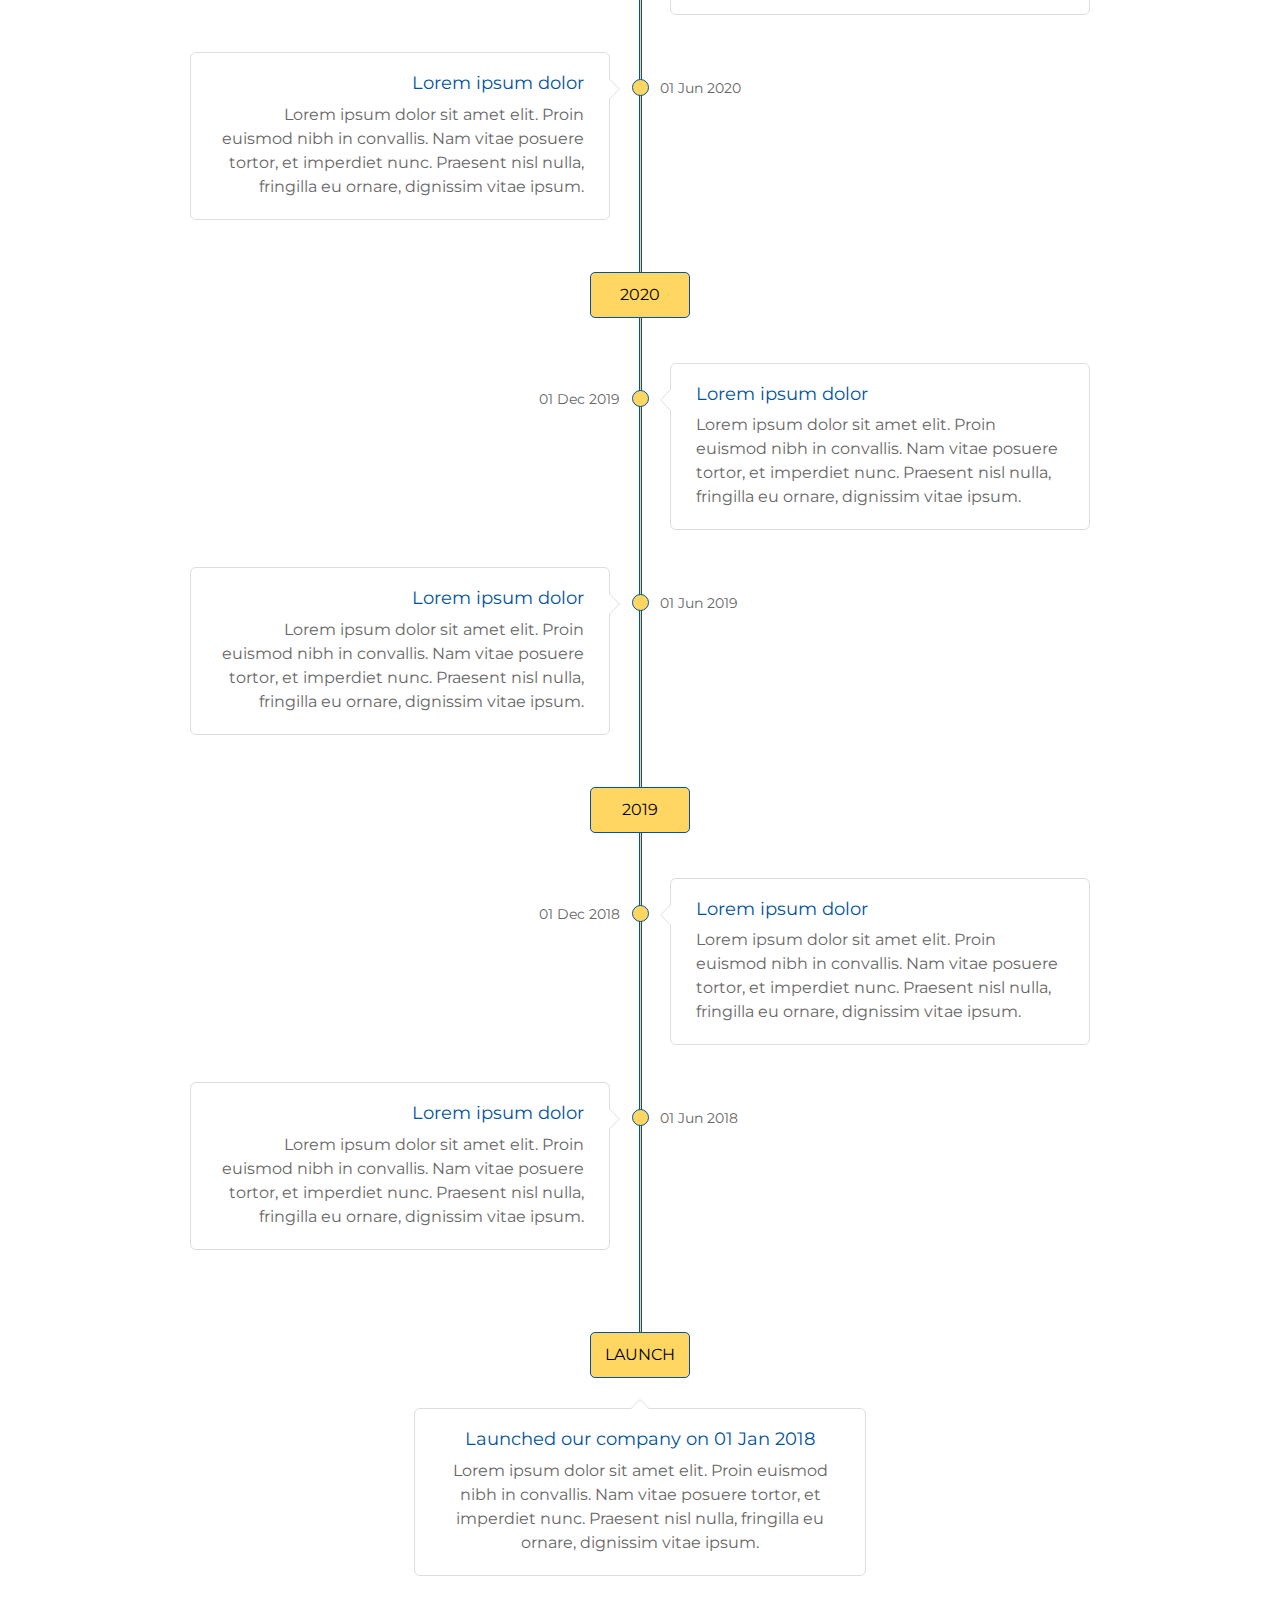
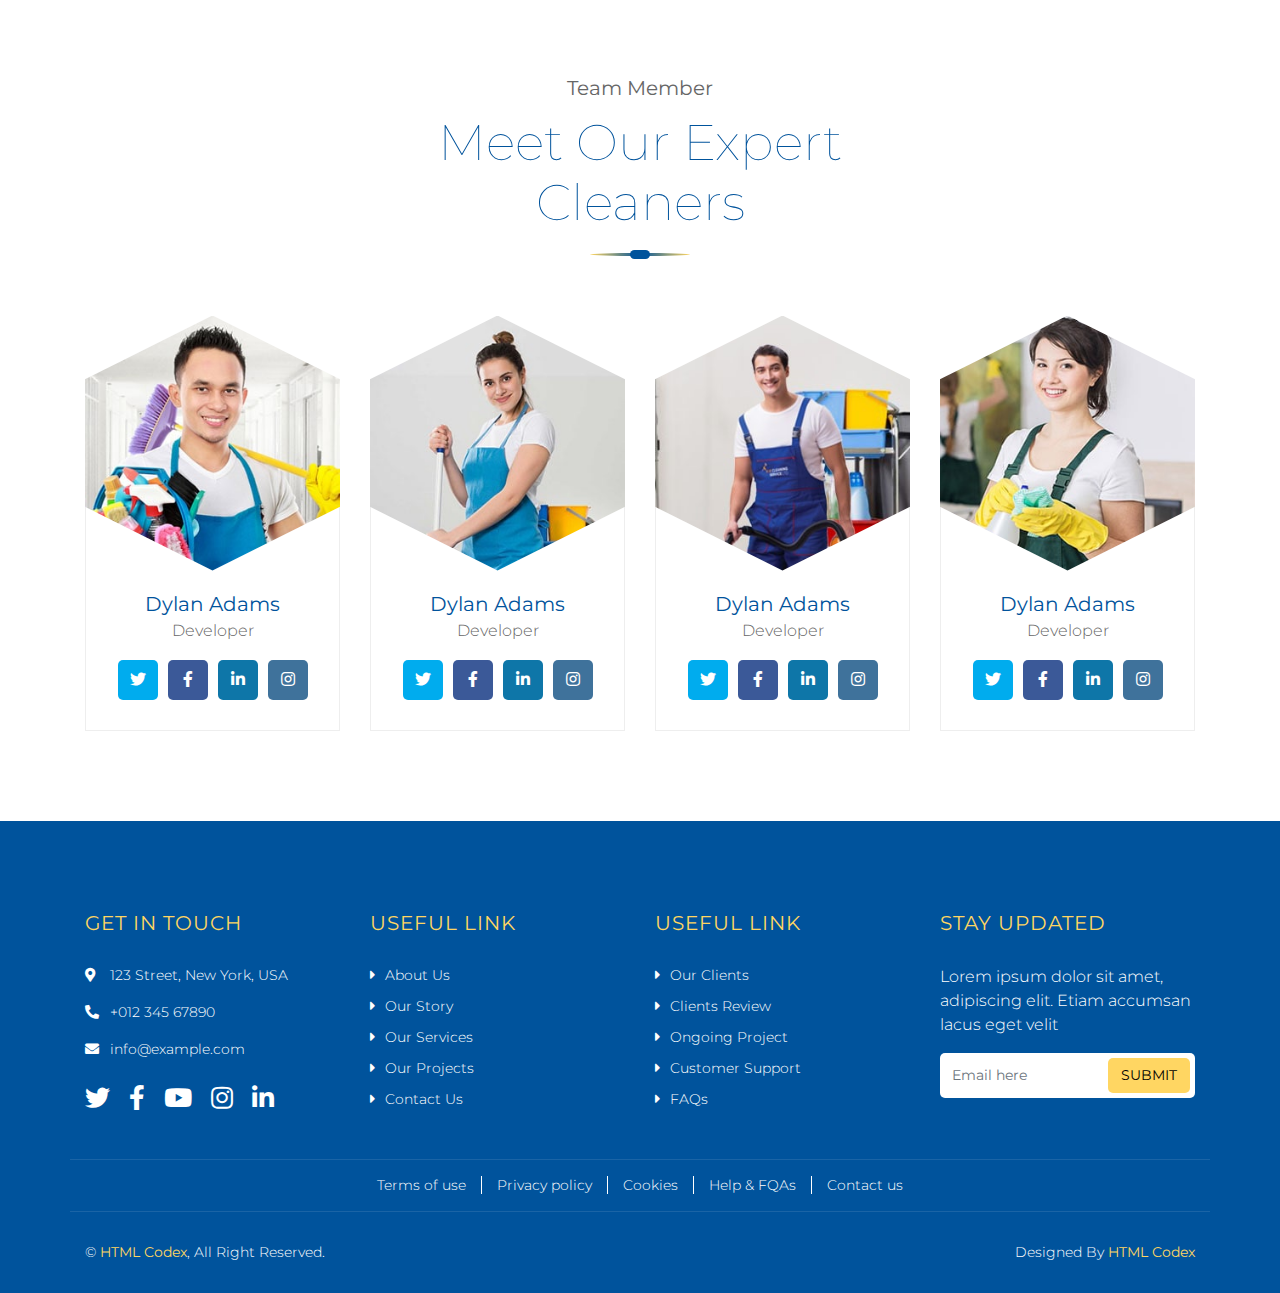
<file: cleanme-master/about.html>
<!DOCTYPE html>
<html lang="en">
    <head>
        <meta charset="utf-8">
        <title>CleanMe - Cleaning Company Website Template</title>
        <meta content="width=device-width, initial-scale=1.0" name="viewport">
        <meta content="Cleaning Company Website Template" name="keywords">
        <meta content="Cleaning Company Website Template" name="description">

        <!-- Favicon -->
        <link href="img/favicon.ico" rel="icon">

        <!-- Google Font -->
        <link href="https://fonts.googleapis.com/css2?family=Montserrat:wght@100;300;400&display=swap" rel="stylesheet">
        
        <!-- CSS Libraries -->
        <link href="https://stackpath.bootstrapcdn.com/bootstrap/4.4.1/css/bootstrap.min.css" rel="stylesheet">
        <link href="https://cdnjs.cloudflare.com/ajax/libs/font-awesome/5.10.0/css/all.min.css" rel="stylesheet">
        <link href="lib/owlcarousel/assets/owl.carousel.min.css" rel="stylesheet">
        <link href="lib/lightbox/css/lightbox.min.css" rel="stylesheet">

        <!-- Template Stylesheet -->
        <link href="css/style.css" rel="stylesheet">
    </head>

    <body>
        <div class="wrapper">
            <!-- Header Start -->
            <div class="header">
                <div class="container-fluid">
                    <div class="header-top row align-items-center">
                        <div class="col-lg-3">
                            <div class="brand">
                                <a href="index.html">
                                    CleanMe
                                    <!-- <img src="img/logo.png" alt="Logo"> -->
                                </a>
                            </div>
                        </div>
                        <div class="col-lg-9">
                            <div class="topbar">
                                <div class="topbar-col">
                                    <a href="tel:+012 345 67890"><i class="fa fa-phone-alt"></i>+012 345 67890</a>
                                </div>
                                <div class="topbar-col">
                                    <a href="mailto:info@example.com"><i class="fa fa-envelope"></i>info@example.com</a>
                                </div>
                                <div class="topbar-col">
                                    <div class="topbar-social">
                                        <a href=""><i class="fab fa-twitter"></i></a>
                                        <a href=""><i class="fab fa-facebook-f"></i></a>
                                        <a href=""><i class="fab fa-youtube"></i></a>
                                        <a href=""><i class="fab fa-instagram"></i></a>
                                        <a href=""><i class="fab fa-linkedin-in"></i></a>
                                    </div>
                                </div>
                            </div>
                            <div class="navbar navbar-expand-lg bg-light navbar-light">
                                <a href="#" class="navbar-brand">MENU</a>
                                <button type="button" class="navbar-toggler" data-toggle="collapse" data-target="#navbarCollapse">
                                    <span class="navbar-toggler-icon"></span>
                                </button>

                                <div class="collapse navbar-collapse justify-content-between" id="navbarCollapse">
                                    <div class="navbar-nav ml-auto">
                                        <a href="index.html" class="nav-item nav-link">Home</a>
                                        <a href="about.html" class="nav-item nav-link active">About</a>
                                        <a href="service.html" class="nav-item nav-link">Service</a>
                                        <a href="portfolio.html" class="nav-item nav-link">Project</a>
                                        <a href="single.html" class="nav-item nav-link">Single</a>
                                        <a href="contact.html" class="nav-item nav-link">Contact</a>
                                        <div class="nav-item dropdown">
                                            <a href="#" class="nav-link dropdown-toggle" data-toggle="dropdown">Dropdown</a>
                                            <div class="dropdown-menu">
                                                <a href="#" class="dropdown-item">Sub Item 1</a>
                                                <a href="#" class="dropdown-item">Sub Item 2</a>
                                            </div>
                                        </div>
                                        <a href="#" class="btn">Get A Quote</a>
                                    </div>
                                </div>
                            </div>
                        </div>
                    </div>
                </div>
            </div>
            <!-- Header End -->
            
            
            <!-- Page Header Start -->
            <div class="page-header">
                <div class="container">
                    <div class="row">
                        <div class="col-12">
                            <h2>About Us</h2>
                        </div>
                        <div class="col-12">
                            <a href="">Home</a>
                            <a href="">About Us</a>
                        </div>
                    </div>
                </div>
            </div>
            <!-- Page Header End -->


            <!-- About Start -->
            <div class="about">
                <div class="container">
                    <div class="row">
                        <div class="col-lg-5 col-md-6">
                            <div class="about-img">
                                <img src="img/about.jpg" alt="Image">
                            </div>
                        </div>
                        <div class="col-lg-7 col-md-6">
                            <div class="about-text">
                                <h2><span>10</span> Years Experience</h2>
                                <p>
                                    Lorem ipsum dolor sit amet, consectetur adipiscing elit. Phasellus nec pretium mi. Curabitur facilisis ornare velit non vulputate. Aliquam metus tortor, auctor id gravida condimentum, viverra quis sem.
                                </p>
                                <p>
                                    Lorem ipsum dolor sit amet, consectetur adipiscing elit. Phasellus nec pretium mi. Curabitur facilisis ornare velit non vulputate. Aliquam metus tortor, auctor id gravida condimentum, viverra quis sem. Curabitur non nisl nec nisi scelerisque maximus. Aenean consectetur convallis porttitor. Aliquam interdum at lacus non blandit.
                                </p>
                                <a class="btn" href="">Learn More</a>
                            </div>
                        </div>
                    </div>
                </div>
            </div>
            <!-- About End -->


            <!-- Story Start -->
            <div class="story">
                <div class="container">
                    <div class="section-header">
                        <p>Company Story</p>
                        <h2>Learn About Our Journey</h2>
                    </div>
                    <div class="row">
                        <div class="col-lg-12">
                            <div class="story-container">
                                <div class="story-end">
                                    <p>Now</p>
                                </div>
                                <div class="story-continue">

                                    <div class="row story-right">
                                        <div class="col-md-6">
                                            <p class="story-date">
                                                01 Dec 2020
                                            </p>
                                        </div>
                                        <div class="col-md-6">
                                            <div class="story-box">
                                                <div class="story-text">
                                                    <h3>Lorem ipsum dolor</h3>
                                                    <p>
                                                        Lorem ipsum dolor sit amet elit. Proin euismod nibh in convallis. Nam vitae posuere tortor, et imperdiet nunc. Praesent nisl nulla, fringilla eu ornare, dignissim vitae ipsum.
                                                    </p>
                                                </div>
                                            </div>
                                        </div>
                                    </div>

                                    <div class="row story-left">
                                        <div class="col-md-6 d-md-none d-block">
                                            <p class="story-date">
                                                01 Jun 2020
                                            </p>
                                        </div>
                                        <div class="col-md-6">
                                            <div class="story-box">
                                                <div class="story-text">
                                                    <h3>Lorem ipsum dolor</h3>
                                                    <p>
                                                        Lorem ipsum dolor sit amet elit. Proin euismod nibh in convallis. Nam vitae posuere tortor, et imperdiet nunc. Praesent nisl nulla, fringilla eu ornare, dignissim vitae ipsum.
                                                    </p>
                                                </div>
                                            </div>
                                        </div>
                                        <div class="col-md-6 d-md-block d-none">
                                            <p class="story-date">
                                                01 Jun 2020
                                            </p>
                                        </div>
                                    </div>

                                    <div class="row">
                                        <div class="col-12">
                                            <div class="story-year">
                                                <p>2020</p>
                                            </div>
                                        </div>
                                    </div>

                                    <div class="row story-right">
                                        <div class="col-md-6">
                                            <p class="story-date">
                                                01 Dec 2019
                                            </p>
                                        </div>
                                        <div class="col-md-6">
                                            <div class="story-box">
                                                <div class="story-text">
                                                    <h3>Lorem ipsum dolor</h3>
                                                    <p>
                                                        Lorem ipsum dolor sit amet elit. Proin euismod nibh in convallis. Nam vitae posuere tortor, et imperdiet nunc. Praesent nisl nulla, fringilla eu ornare, dignissim vitae ipsum.
                                                    </p>
                                                </div>
                                            </div>
                                        </div>
                                    </div>

                                    <div class="row story-left">
                                        <div class="col-md-6 d-md-none d-block">
                                            <p class="story-date">
                                                01 Jun  2019
                                            </p>
                                        </div>
                                        <div class="col-md-6">
                                            <div class="story-box">
                                                <div class="story-text">
                                                    <h3>Lorem ipsum dolor</h3>
                                                    <p>
                                                        Lorem ipsum dolor sit amet elit. Proin euismod nibh in convallis. Nam vitae posuere tortor, et imperdiet nunc. Praesent nisl nulla, fringilla eu ornare, dignissim vitae ipsum.
                                                    </p>
                                                </div>
                                            </div>
                                        </div>
                                        <div class="col-md-6 d-md-block d-none">
                                            <p class="story-date">
                                                01 Jun  2019
                                            </p>
                                        </div>
                                    </div>
                                    
                                    <div class="row">
                                        <div class="col-12">
                                            <div class="story-year">
                                                <p>2019</p>
                                            </div>
                                        </div>
                                    </div>

                                    <div class="row story-right">
                                        <div class="col-md-6">
                                            <p class="story-date">
                                                01 Dec 2018
                                            </p>
                                        </div>
                                        <div class="col-md-6">
                                            <div class="story-box">
                                                <div class="story-text">
                                                    <h3>Lorem ipsum dolor</h3>
                                                    <p>
                                                        Lorem ipsum dolor sit amet elit. Proin euismod nibh in convallis. Nam vitae posuere tortor, et imperdiet nunc. Praesent nisl nulla, fringilla eu ornare, dignissim vitae ipsum.
                                                    </p>
                                                </div>
                                            </div>
                                        </div>
                                    </div>

                                    <div class="row story-left">
                                        <div class="col-md-6 d-md-none d-block">
                                            <p class="story-date">
                                                01 Jun 2018
                                            </p>
                                        </div>
                                        <div class="col-md-6">
                                            <div class="story-box">
                                                <div class="story-text">
                                                    <h3>Lorem ipsum dolor</h3>
                                                    <p>
                                                        Lorem ipsum dolor sit amet elit. Proin euismod nibh in convallis. Nam vitae posuere tortor, et imperdiet nunc. Praesent nisl nulla, fringilla eu ornare, dignissim vitae ipsum.
                                                    </p>
                                                </div>
                                            </div>
                                        </div>
                                        <div class="col-md-6 d-md-block d-none">
                                            <p class="story-date">
                                                01 Jun 2018
                                            </p>
                                        </div>
                                    </div>
                                </div>
                                <div class="story-start">
                                    <p>Launch</p>
                                </div>
                                <div class="story-launch">
                                    <div class="story-box">
                                        <div class="story-text">
                                            <h3>Launched our company on 01 Jan 2018</h3>
                                            <p>
                                                Lorem ipsum dolor sit amet elit. Proin euismod nibh in convallis. Nam vitae posuere tortor, et imperdiet nunc. Praesent nisl nulla, fringilla eu ornare, dignissim vitae ipsum.
                                            </p>
                                        </div>
                                    </div>
                                </div>
                            </div>
                        </div>
                    </div>
                </div>
            </div>
            <!-- Story End -->


            <!-- Team Start -->
            <div class="team">
                <div class="container">
                    <div class="section-header">
                        <p>Team Member</p>
                        <h2>Meet Our Expert Cleaners</h2>
                    </div>
                    <div class="row">
                        <div class="col-lg-3 col-md-6">
                            <div class="team-item">
                                <div class="team-img">
                                    <img src="img/team-1.jpg" alt="Team Image">
                                </div>
                                <div class="team-text">
                                    <h2>Dylan Adams</h2>
                                    <h3>Developer</h3>
                                    <div class="team-social">
                                        <a class="social-tw" href=""><i class="fab fa-twitter"></i></a>
                                        <a class="social-fb" href=""><i class="fab fa-facebook-f"></i></a>
                                        <a class="social-li" href=""><i class="fab fa-linkedin-in"></i></a>
                                        <a class="social-in" href=""><i class="fab fa-instagram"></i></a>
                                    </div>
                                </div>
                            </div>
                        </div>
                        <div class="col-lg-3 col-md-6">
                            <div class="team-item">
                                <div class="team-img">
                                    <img src="img/team-2.jpg" alt="Team Image">
                                </div>
                                <div class="team-text">
                                    <h2>Dylan Adams</h2>
                                    <h3>Developer</h3>
                                    <div class="team-social">
                                        <a class="social-tw" href=""><i class="fab fa-twitter"></i></a>
                                        <a class="social-fb" href=""><i class="fab fa-facebook-f"></i></a>
                                        <a class="social-li" href=""><i class="fab fa-linkedin-in"></i></a>
                                        <a class="social-in" href=""><i class="fab fa-instagram"></i></a>
                                    </div>
                                </div>
                            </div>
                        </div>
                        <div class="col-lg-3 col-md-6">
                            <div class="team-item">
                                <div class="team-img">
                                    <img src="img/team-3.jpg" alt="Team Image">
                                </div>
                                <div class="team-text">
                                    <h2>Dylan Adams</h2>
                                    <h3>Developer</h3>
                                    <div class="team-social">
                                        <a class="social-tw" href=""><i class="fab fa-twitter"></i></a>
                                        <a class="social-fb" href=""><i class="fab fa-facebook-f"></i></a>
                                        <a class="social-li" href=""><i class="fab fa-linkedin-in"></i></a>
                                        <a class="social-in" href=""><i class="fab fa-instagram"></i></a>
                                    </div>
                                </div>
                            </div>
                        </div>
                        <div class="col-lg-3 col-md-6">
                            <div class="team-item">
                                <div class="team-img">
                                    <img src="img/team-4.jpg" alt="Team Image">
                                </div>
                                <div class="team-text">
                                    <h2>Dylan Adams</h2>
                                    <h3>Developer</h3>
                                    <div class="team-social">
                                        <a class="social-tw" href=""><i class="fab fa-twitter"></i></a>
                                        <a class="social-fb" href=""><i class="fab fa-facebook-f"></i></a>
                                        <a class="social-li" href=""><i class="fab fa-linkedin-in"></i></a>
                                        <a class="social-in" href=""><i class="fab fa-instagram"></i></a>
                                    </div>
                                </div>
                            </div>
                        </div>
                    </div>
                </div>
            </div>
            <!-- Team End -->


            <!-- Footer Start -->
            <div class="footer">
                <div class="container">
                    <div class="row">
                        <div class="col-md-6 col-lg-3">
                            <div class="footer-contact">
                                <h2>Get In Touch</h2>
                                <p><i class="fa fa-map-marker-alt"></i>123 Street, New York, USA</p>
                                <p><i class="fa fa-phone-alt"></i>+012 345 67890</p>
                                <p><i class="fa fa-envelope"></i>info@example.com</p>
                                <div class="footer-social">
                                    <a href=""><i class="fab fa-twitter"></i></a>
                                    <a href=""><i class="fab fa-facebook-f"></i></a>
                                    <a href=""><i class="fab fa-youtube"></i></a>
                                    <a href=""><i class="fab fa-instagram"></i></a>
                                    <a href=""><i class="fab fa-linkedin-in"></i></a>
                                </div>
                            </div>
                        </div>
                        <div class="col-md-6 col-lg-3">
                            <div class="footer-link">
                                <h2>Useful Link</h2>
                                <a href="">About Us</a>
                                <a href="">Our Story</a>
                                <a href="">Our Services</a>
                                <a href="">Our Projects</a>
                                <a href="">Contact Us</a>
                            </div>
                        </div>
                        <div class="col-md-6 col-lg-3">
                            <div class="footer-link">
                                <h2>Useful Link</h2>
                                <a href="">Our Clients</a>
                                <a href="">Clients Review</a>
                                <a href="">Ongoing Project</a>
                                <a href="">Customer Support</a>
                                <a href="">FAQs</a>
                            </div>
                        </div>
                        <div class="col-md-6 col-lg-3">
                            <div class="footer-form">
                                <h2>Stay Updated</h2>
                                <p>
                                    Lorem ipsum dolor sit amet, adipiscing elit. Etiam accumsan lacus eget velit
                                </p>
                                <input class="form-control" placeholder="Email here">
                                <button class="btn">Submit</button>
                            </div>
                        </div>
                    </div>
                </div>
                <div class="container footer-menu">
                    <div class="f-menu">
                        <a href="">Terms of use</a>
                        <a href="">Privacy policy</a>
                        <a href="">Cookies</a>
                        <a href="">Help & FQAs</a>
                        <a href="">Contact us</a>
                    </div>
                </div>
                <div class="container copyright">
                    <div class="row">
                        <div class="col-md-6">
                            <p>&copy; <a href="https://htmlcodex.com">HTML Codex</a>, All Right Reserved.</p>
                        </div>
                        <div class="col-md-6">
                            <p>Designed By <a href="https://htmlcodex.com">HTML Codex</a></p>
                        </div>
                    </div>
                </div>
            </div>
            <!-- Footer End -->
            
            <a href="#" class="back-to-top"><i class="fa fa-chevron-up"></i></a>
        </div>

        <!-- JavaScript Libraries -->
        <script src="https://code.jquery.com/jquery-3.4.1.min.js"></script>
        <script src="https://stackpath.bootstrapcdn.com/bootstrap/4.4.1/js/bootstrap.bundle.min.js"></script>
        <script src="lib/easing/easing.min.js"></script>
        <script src="lib/owlcarousel/owl.carousel.min.js"></script>
        <script src="lib/isotope/isotope.pkgd.min.js"></script>
        <script src="lib/lightbox/js/lightbox.min.js"></script>

        <!-- Template Javascript -->
        <script src="js/main.js"></script>
    </body>
</html>
</file>
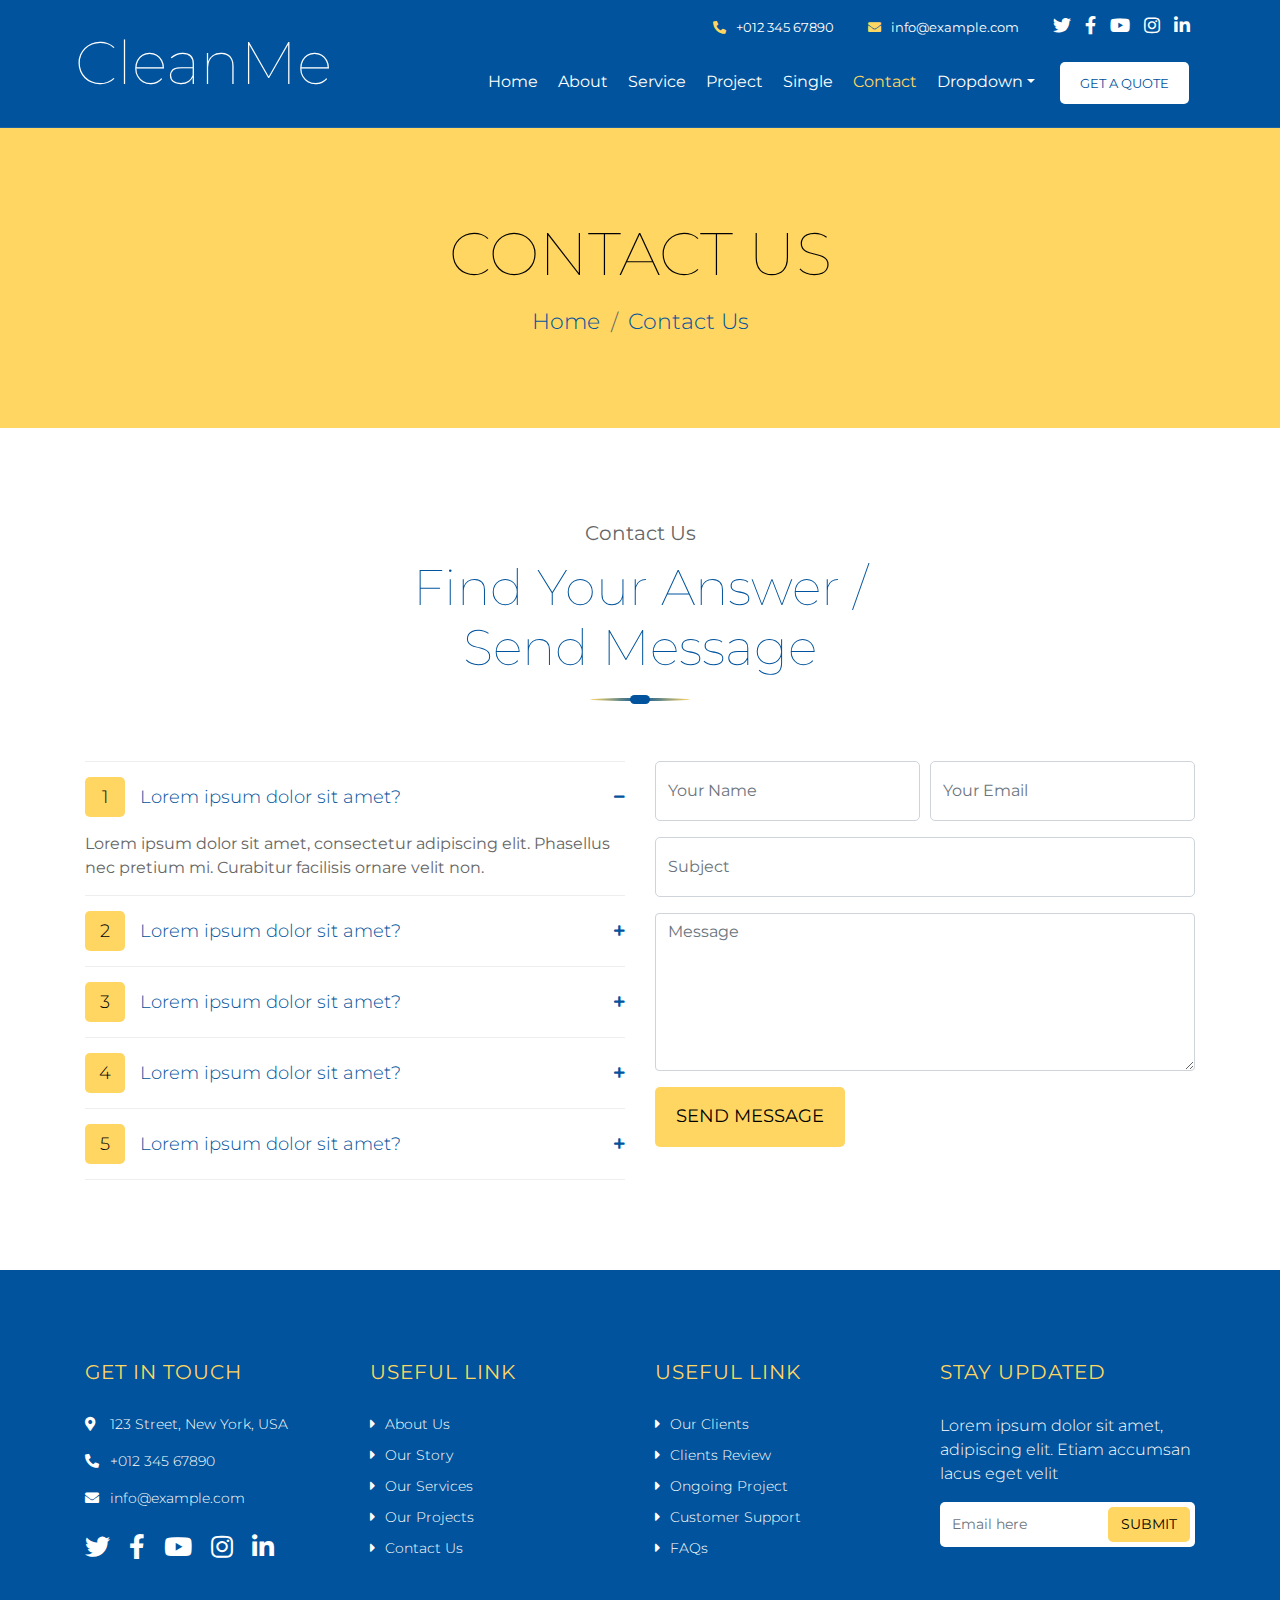
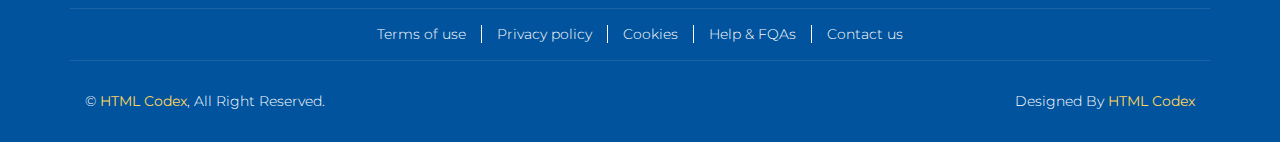
<file: cleanme-master/contact.html>
<!DOCTYPE html>
<html lang="en">
    <head>
        <meta charset="utf-8">
        <title>CleanMe - Cleaning Company Website Template</title>
        <meta content="width=device-width, initial-scale=1.0" name="viewport">
        <meta content="Cleaning Company Website Template" name="keywords">
        <meta content="Cleaning Company Website Template" name="description">

        <!-- Favicon -->
        <link href="img/favicon.ico" rel="icon">

        <!-- Google Font -->
        <link href="https://fonts.googleapis.com/css2?family=Montserrat:wght@100;300;400&display=swap" rel="stylesheet">
        
        <!-- CSS Libraries -->
        <link href="https://stackpath.bootstrapcdn.com/bootstrap/4.4.1/css/bootstrap.min.css" rel="stylesheet">
        <link href="https://cdnjs.cloudflare.com/ajax/libs/font-awesome/5.10.0/css/all.min.css" rel="stylesheet">
        <link href="lib/owlcarousel/assets/owl.carousel.min.css" rel="stylesheet">
        <link href="lib/lightbox/css/lightbox.min.css" rel="stylesheet">

        <!-- Template Stylesheet -->
        <link href="css/style.css" rel="stylesheet">
    </head>

    <body>
        <div class="wrapper">
            <!-- Header Start -->
            <div class="header">
                <div class="container-fluid">
                    <div class="header-top row align-items-center">
                        <div class="col-lg-3">
                            <div class="brand">
                                <a href="index.html">
                                    CleanMe
                                    <!-- <img src="img/logo.png" alt="Logo"> -->
                                </a>
                            </div>
                        </div>
                        <div class="col-lg-9">
                            <div class="topbar">
                                <div class="topbar-col">
                                    <a href="tel:+012 345 67890"><i class="fa fa-phone-alt"></i>+012 345 67890</a>
                                </div>
                                <div class="topbar-col">
                                    <a href="mailto:info@example.com"><i class="fa fa-envelope"></i>info@example.com</a>
                                </div>
                                <div class="topbar-col">
                                    <div class="topbar-social">
                                        <a href=""><i class="fab fa-twitter"></i></a>
                                        <a href=""><i class="fab fa-facebook-f"></i></a>
                                        <a href=""><i class="fab fa-youtube"></i></a>
                                        <a href=""><i class="fab fa-instagram"></i></a>
                                        <a href=""><i class="fab fa-linkedin-in"></i></a>
                                    </div>
                                </div>
                            </div>
                            <div class="navbar navbar-expand-lg bg-light navbar-light">
                                <a href="#" class="navbar-brand">MENU</a>
                                <button type="button" class="navbar-toggler" data-toggle="collapse" data-target="#navbarCollapse">
                                    <span class="navbar-toggler-icon"></span>
                                </button>

                                <div class="collapse navbar-collapse justify-content-between" id="navbarCollapse">
                                    <div class="navbar-nav ml-auto">
                                        <a href="index.html" class="nav-item nav-link">Home</a>
                                        <a href="about.html" class="nav-item nav-link">About</a>
                                        <a href="service.html" class="nav-item nav-link">Service</a>
                                        <a href="portfolio.html" class="nav-item nav-link">Project</a>
                                        <a href="single.html" class="nav-item nav-link">Single</a>
                                        <a href="contact.html" class="nav-item nav-link active">Contact</a>
                                        <div class="nav-item dropdown">
                                            <a href="#" class="nav-link dropdown-toggle" data-toggle="dropdown">Dropdown</a>
                                            <div class="dropdown-menu">
                                                <a href="#" class="dropdown-item">Sub Item 1</a>
                                                <a href="#" class="dropdown-item">Sub Item 2</a>
                                            </div>
                                        </div>
                                        <a href="#" class="btn">Get A Quote</a>
                                    </div>
                                </div>
                            </div>
                        </div>
                    </div>
                </div>
            </div>
            <!-- Header End -->
            
            
            <!-- Page Header Start -->
            <div class="page-header">
                <div class="container">
                    <div class="row">
                        <div class="col-12">
                            <h2>Contact Us</h2>
                        </div>
                        <div class="col-12">
                            <a href="">Home</a>
                            <a href="">Contact Us</a>
                        </div>
                    </div>
                </div>
            </div>
            <!-- Page Header End -->


            <!-- Contact Start -->
            <div class="contact">
                <div class="container">
                    <div class="section-header">
                        <p>Contact Us</p>
                        <h2>Find Your Answer / Send Message</h2>
                    </div>
                    <div class="row">
                        <div class="col-md-6">
                            <div class="faqs">
                                <div id="accordion">
                                    <div class="card">
                                        <div class="card-header">
                                            <a class="card-link collapsed" data-toggle="collapse" href="#collapseOne" aria-expanded="true">
                                                <span>1</span> Lorem ipsum dolor sit amet?
                                            </a>
                                        </div>
                                        <div id="collapseOne" class="collapse show" data-parent="#accordion">
                                            <div class="card-body">
                                                Lorem ipsum dolor sit amet, consectetur adipiscing elit. Phasellus nec pretium mi. Curabitur facilisis ornare velit non.
                                            </div>
                                        </div>
                                    </div>
                                    <div class="card">
                                        <div class="card-header">
                                            <a class="card-link" data-toggle="collapse" href="#collapseTwo">
                                                <span>2</span> Lorem ipsum dolor sit amet?
                                            </a>
                                        </div>
                                        <div id="collapseTwo" class="collapse" data-parent="#accordion">
                                            <div class="card-body">
                                                Lorem ipsum dolor sit amet, consectetur adipiscing elit. Phasellus nec pretium mi. Curabitur facilisis ornare velit non.
                                            </div>
                                        </div>
                                    </div>
                                    <div class="card">
                                        <div class="card-header">
                                            <a class="card-link" data-toggle="collapse" href="#collapseThree">
                                                <span>3</span> Lorem ipsum dolor sit amet?
                                            </a>
                                        </div>
                                        <div id="collapseThree" class="collapse" data-parent="#accordion">
                                            <div class="card-body">
                                                Lorem ipsum dolor sit amet, consectetur adipiscing elit. Phasellus nec pretium mi. Curabitur facilisis ornare velit non.
                                            </div>
                                        </div>
                                    </div>
                                    <div class="card">
                                        <div class="card-header">
                                            <a class="card-link" data-toggle="collapse" href="#collapseFour">
                                                <span>4</span> Lorem ipsum dolor sit amet?
                                            </a>
                                        </div>
                                        <div id="collapseFour" class="collapse" data-parent="#accordion">
                                            <div class="card-body">
                                                Lorem ipsum dolor sit amet, consectetur adipiscing elit. Phasellus nec pretium mi. Curabitur facilisis ornare velit non.
                                            </div>
                                        </div>
                                    </div>
                                    <div class="card">
                                        <div class="card-header">
                                            <a class="card-link" data-toggle="collapse" href="#collapseFour">
                                                <span>5</span> Lorem ipsum dolor sit amet?
                                            </a>
                                        </div>
                                        <div id="collapseFour" class="collapse" data-parent="#accordion">
                                            <div class="card-body">
                                                Lorem ipsum dolor sit amet, consectetur adipiscing elit. Phasellus nec pretium mi. Curabitur facilisis ornare velit non.
                                            </div>
                                        </div>
                                    </div>
                                </div>
                            </div>
                        </div>
                        <div class="col-md-6">
                            <div class="contact-form">
                                <form>
                                    <div class="form-row">
                                        <div class="form-group col-md-6">
                                            <input type="text" class="form-control" placeholder="Your Name" required="required" />
                                        </div>
                                        <div class="form-group col-md-6">
                                            <input type="email" class="form-control" placeholder="Your Email" required="required" />
                                        </div>
                                    </div>
                                    <div class="form-group">
                                        <input type="text" class="form-control" placeholder="Subject" required="required" />
                                    </div>
                                    <div class="form-group">
                                        <textarea class="form-control" rows="6" placeholder="Message" required="required" ></textarea>
                                    </div>
                                    <div><button class="btn" type="submit">Send Message</button></div>
                                </form>
                            </div>
                        </div>
                    </div>
                </div>
            </div>
            <!-- Contact End -->


            <!-- Footer Start -->
            <div class="footer">
                <div class="container">
                    <div class="row">
                        <div class="col-md-6 col-lg-3">
                            <div class="footer-contact">
                                <h2>Get In Touch</h2>
                                <p><i class="fa fa-map-marker-alt"></i>123 Street, New York, USA</p>
                                <p><i class="fa fa-phone-alt"></i>+012 345 67890</p>
                                <p><i class="fa fa-envelope"></i>info@example.com</p>
                                <div class="footer-social">
                                    <a href=""><i class="fab fa-twitter"></i></a>
                                    <a href=""><i class="fab fa-facebook-f"></i></a>
                                    <a href=""><i class="fab fa-youtube"></i></a>
                                    <a href=""><i class="fab fa-instagram"></i></a>
                                    <a href=""><i class="fab fa-linkedin-in"></i></a>
                                </div>
                            </div>
                        </div>
                        <div class="col-md-6 col-lg-3">
                            <div class="footer-link">
                                <h2>Useful Link</h2>
                                <a href="">About Us</a>
                                <a href="">Our Story</a>
                                <a href="">Our Services</a>
                                <a href="">Our Projects</a>
                                <a href="">Contact Us</a>
                            </div>
                        </div>
                        <div class="col-md-6 col-lg-3">
                            <div class="footer-link">
                                <h2>Useful Link</h2>
                                <a href="">Our Clients</a>
                                <a href="">Clients Review</a>
                                <a href="">Ongoing Project</a>
                                <a href="">Customer Support</a>
                                <a href="">FAQs</a>
                            </div>
                        </div>
                        <div class="col-md-6 col-lg-3">
                            <div class="footer-form">
                                <h2>Stay Updated</h2>
                                <p>
                                    Lorem ipsum dolor sit amet, adipiscing elit. Etiam accumsan lacus eget velit
                                </p>
                                <input class="form-control" placeholder="Email here">
                                <button class="btn">Submit</button>
                            </div>
                        </div>
                    </div>
                </div>
                <div class="container footer-menu">
                    <div class="f-menu">
                        <a href="">Terms of use</a>
                        <a href="">Privacy policy</a>
                        <a href="">Cookies</a>
                        <a href="">Help & FQAs</a>
                        <a href="">Contact us</a>
                    </div>
                </div>
                <div class="container copyright">
                    <div class="row">
                        <div class="col-md-6">
                            <p>&copy; <a href="https://htmlcodex.com">HTML Codex</a>, All Right Reserved.</p>
                        </div>
                        <div class="col-md-6">
                            <p>Designed By <a href="https://htmlcodex.com">HTML Codex</a></p>
                        </div>
                    </div>
                </div>
            </div>
            <!-- Footer End -->
            
            <a href="#" class="back-to-top"><i class="fa fa-chevron-up"></i></a>
        </div>

        <!-- JavaScript Libraries -->
        <script src="https://code.jquery.com/jquery-3.4.1.min.js"></script>
        <script src="https://stackpath.bootstrapcdn.com/bootstrap/4.4.1/js/bootstrap.bundle.min.js"></script>
        <script src="lib/easing/easing.min.js"></script>
        <script src="lib/owlcarousel/owl.carousel.min.js"></script>
        <script src="lib/isotope/isotope.pkgd.min.js"></script>
        <script src="lib/lightbox/js/lightbox.min.js"></script>

        <!-- Template Javascript -->
        <script src="js/main.js"></script>
    </body>
</html>
</file>
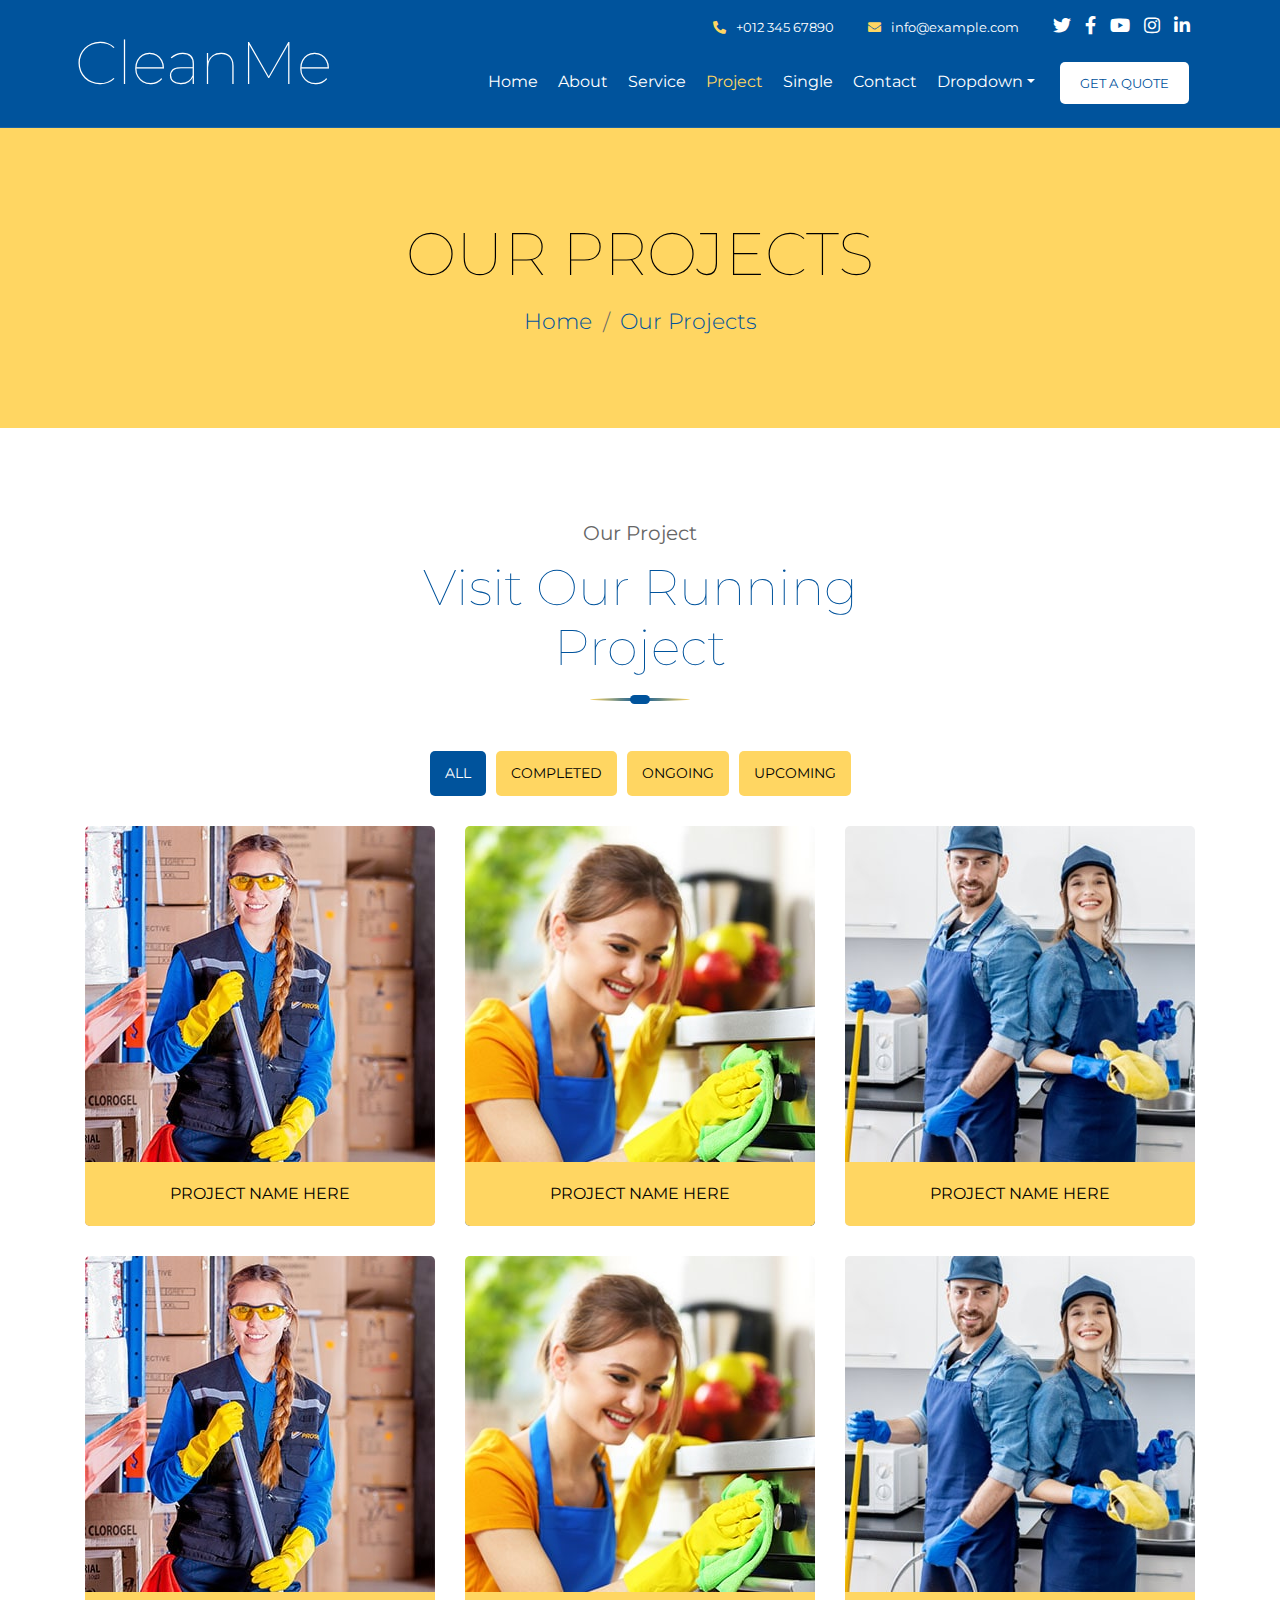
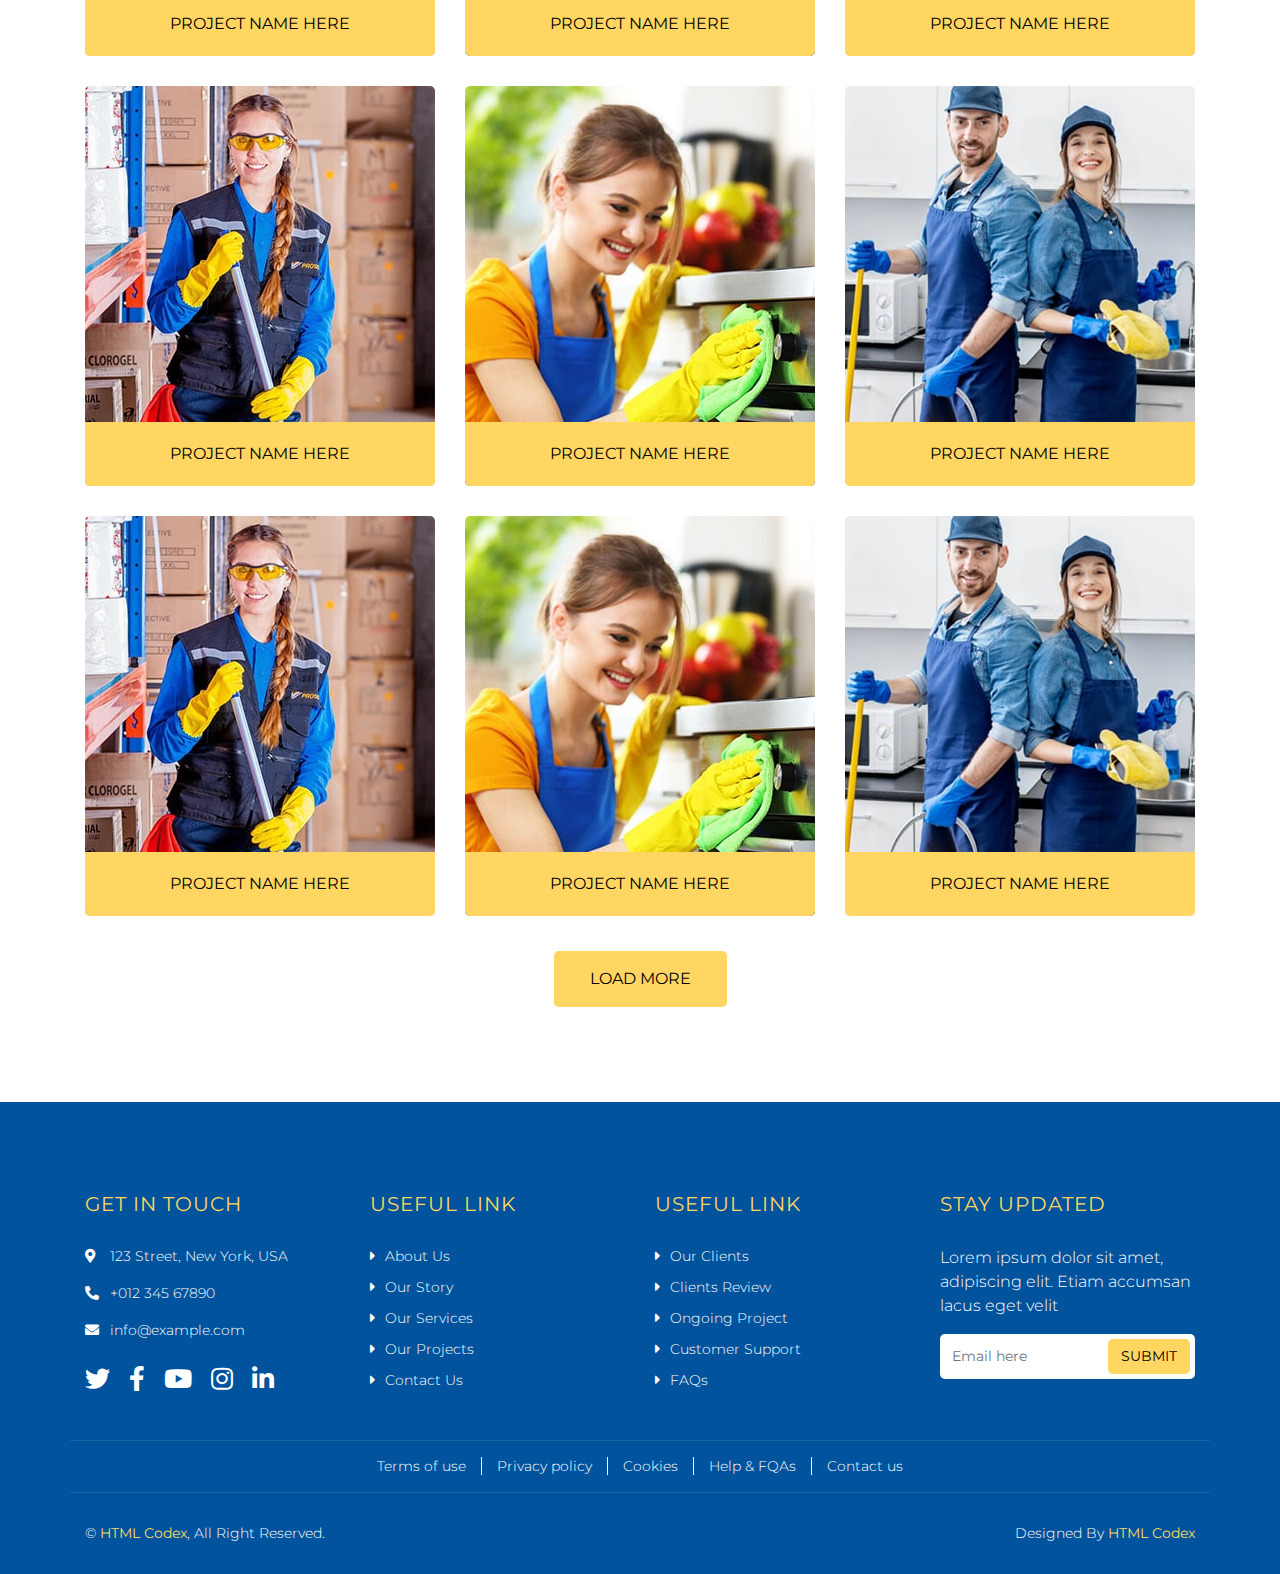
<file: cleanme-master/portfolio.html>
<!DOCTYPE html>
<html lang="en">
    <head>
        <meta charset="utf-8">
        <title>CleanMe - Cleaning Company Website Template</title>
        <meta content="width=device-width, initial-scale=1.0" name="viewport">
        <meta content="Cleaning Company Website Template" name="keywords">
        <meta content="Cleaning Company Website Template" name="description">

        <!-- Favicon -->
        <link href="img/favicon.ico" rel="icon">

        <!-- Google Font -->
        <link href="https://fonts.googleapis.com/css2?family=Montserrat:wght@100;300;400&display=swap" rel="stylesheet">
        
        <!-- CSS Libraries -->
        <link href="https://stackpath.bootstrapcdn.com/bootstrap/4.4.1/css/bootstrap.min.css" rel="stylesheet">
        <link href="https://cdnjs.cloudflare.com/ajax/libs/font-awesome/5.10.0/css/all.min.css" rel="stylesheet">
        <link href="lib/owlcarousel/assets/owl.carousel.min.css" rel="stylesheet">
        <link href="lib/lightbox/css/lightbox.min.css" rel="stylesheet">

        <!-- Template Stylesheet -->
        <link href="css/style.css" rel="stylesheet">
    </head>

    <body>
        <div class="wrapper">
            <!-- Header Start -->
            <div class="header">
                <div class="container-fluid">
                    <div class="header-top row align-items-center">
                        <div class="col-lg-3">
                            <div class="brand">
                                <a href="index.html">
                                    CleanMe
                                    <!-- <img src="img/logo.png" alt="Logo"> -->
                                </a>
                            </div>
                        </div>
                        <div class="col-lg-9">
                            <div class="topbar">
                                <div class="topbar-col">
                                    <a href="tel:+012 345 67890"><i class="fa fa-phone-alt"></i>+012 345 67890</a>
                                </div>
                                <div class="topbar-col">
                                    <a href="mailto:info@example.com"><i class="fa fa-envelope"></i>info@example.com</a>
                                </div>
                                <div class="topbar-col">
                                    <div class="topbar-social">
                                        <a href=""><i class="fab fa-twitter"></i></a>
                                        <a href=""><i class="fab fa-facebook-f"></i></a>
                                        <a href=""><i class="fab fa-youtube"></i></a>
                                        <a href=""><i class="fab fa-instagram"></i></a>
                                        <a href=""><i class="fab fa-linkedin-in"></i></a>
                                    </div>
                                </div>
                            </div>
                            <div class="navbar navbar-expand-lg bg-light navbar-light">
                                <a href="#" class="navbar-brand">MENU</a>
                                <button type="button" class="navbar-toggler" data-toggle="collapse" data-target="#navbarCollapse">
                                    <span class="navbar-toggler-icon"></span>
                                </button>

                                <div class="collapse navbar-collapse justify-content-between" id="navbarCollapse">
                                    <div class="navbar-nav ml-auto">
                                        <a href="index.html" class="nav-item nav-link">Home</a>
                                        <a href="about.html" class="nav-item nav-link">About</a>
                                        <a href="service.html" class="nav-item nav-link">Service</a>
                                        <a href="portfolio.html" class="nav-item nav-link active">Project</a>
                                        <a href="single.html" class="nav-item nav-link">Single</a>
                                        <a href="contact.html" class="nav-item nav-link">Contact</a>
                                        <div class="nav-item dropdown">
                                            <a href="#" class="nav-link dropdown-toggle" data-toggle="dropdown">Dropdown</a>
                                            <div class="dropdown-menu">
                                                <a href="#" class="dropdown-item">Sub Item 1</a>
                                                <a href="#" class="dropdown-item">Sub Item 2</a>
                                            </div>
                                        </div>
                                        <a href="#" class="btn">Get A Quote</a>
                                    </div>
                                </div>
                            </div>
                        </div>
                    </div>
                </div>
            </div>
            <!-- Header End -->
            
            
            <!-- Page Header Start -->
            <div class="page-header">
                <div class="container">
                    <div class="row">
                        <div class="col-12">
                            <h2>Our Projects</h2>
                        </div>
                        <div class="col-12">
                            <a href="">Home</a>
                            <a href="">Our Projects</a>
                        </div>
                    </div>
                </div>
            </div>
            <!-- Page Header End -->


            <!-- Portfolio Start -->
            <div class="portfolio">
                <div class="container">
                    <div class="section-header">
                        <p>Our Project</p>
                        <h2>Visit Our Running Project</h2>
                    </div>
                    <div class="row">
                        <div class="col-12">
                            <ul id="portfolio-flters">
                                <li data-filter="*" class="filter-active">All</li>
                                <li data-filter=".completed">Completed</li>
                                <li data-filter=".ongoing">Ongoing</li>
                                <li data-filter=".upcoming">Upcoming</li>
                            </ul>
                        </div>
                    </div>
                    <div class="row portfolio-container">
                        <div class="col-lg-4 col-md-6 col-sm-12 portfolio-item completed">
                            <div class="portfolio-wrap">
                                <figure>
                                    <img src="img/portfolio-1.jpg" alt="Portfolio Image">
                                    <a href="img/portfolio-1.jpg" class="link-preview" data-lightbox="portfolio"><i class="fa fa-eye"></i></a>
                                    <a href="#" class="link-details"><i class="fa fa-link"></i></a>
                                    <a class="portfolio-title" href="#">Project Name Here</a>
                                </figure>
                            </div>
                        </div>
                        <div class="col-lg-4 col-md-6 col-sm-12 portfolio-item ongoing">
                            <div class="portfolio-wrap">
                                <figure>
                                    <img src="img/portfolio-2.jpg" alt="Portfolio Image">
                                    <a href="img/portfolio-2.jpg" class="link-preview" data-lightbox="portfolio"><i class="fa fa-eye"></i></a>
                                    <a href="#" class="link-details"><i class="fa fa-link"></i></a>
                                    <a class="portfolio-title" href="#">Project Name Here</a>
                                </figure>
                            </div>
                        </div>
                        <div class="col-lg-4 col-md-6 col-sm-12 portfolio-item upcoming">
                            <div class="portfolio-wrap">
                                <figure>
                                    <img src="img/portfolio-3.jpg" alt="Portfolio Image">
                                    <a href="img/portfolio-3.jpg" class="link-preview" data-lightbox="portfolio"><i class="fa fa-eye"></i></a>
                                    <a href="#" class="link-details"><i class="fa fa-link"></i></a>
                                    <a class="portfolio-title" href="#">Project Name Here</a>
                                </figure>
                            </div>
                        </div>
                        <div class="col-lg-4 col-md-6 col-sm-12 portfolio-item completed">
                            <div class="portfolio-wrap">
                                <figure>
                                    <img src="img/portfolio-1.jpg" alt="Portfolio Image">
                                    <a href="img/portfolio-1.jpg" class="link-preview" data-lightbox="portfolio"><i class="fa fa-eye"></i></a>
                                    <a href="#" class="link-details"><i class="fa fa-link"></i></a>
                                    <a class="portfolio-title" href="#">Project Name Here</a>
                                </figure>
                            </div>
                        </div>
                        <div class="col-lg-4 col-md-6 col-sm-12 portfolio-item ongoing">
                            <div class="portfolio-wrap">
                                <figure>
                                    <img src="img/portfolio-2.jpg" alt="Portfolio Image">
                                    <a href="img/portfolio-2.jpg" class="link-preview" data-lightbox="portfolio"><i class="fa fa-eye"></i></a>
                                    <a href="#" class="link-details"><i class="fa fa-link"></i></a>
                                    <a class="portfolio-title" href="#">Project Name Here</a>
                                </figure>
                            </div>
                        </div>
                        <div class="col-lg-4 col-md-6 col-sm-12 portfolio-item upcoming">
                            <div class="portfolio-wrap">
                                <figure>
                                    <img src="img/portfolio-3.jpg" alt="Portfolio Image">
                                    <a href="img/portfolio-3.jpg" class="link-preview" data-lightbox="portfolio"><i class="fa fa-eye"></i></a>
                                    <a href="#" class="link-details"><i class="fa fa-link"></i></a>
                                    <a class="portfolio-title" href="#">Project Name Here</a>
                                </figure>
                            </div>
                        </div>
                        <div class="col-lg-4 col-md-6 col-sm-12 portfolio-item completed">
                            <div class="portfolio-wrap">
                                <figure>
                                    <img src="img/portfolio-1.jpg" alt="Portfolio Image">
                                    <a href="img/portfolio-1.jpg" class="link-preview" data-lightbox="portfolio"><i class="fa fa-eye"></i></a>
                                    <a href="#" class="link-details"><i class="fa fa-link"></i></a>
                                    <a class="portfolio-title" href="#">Project Name Here</a>
                                </figure>
                            </div>
                        </div>
                        <div class="col-lg-4 col-md-6 col-sm-12 portfolio-item ongoing">
                            <div class="portfolio-wrap">
                                <figure>
                                    <img src="img/portfolio-2.jpg" alt="Portfolio Image">
                                    <a href="img/portfolio-2.jpg" class="link-preview" data-lightbox="portfolio"><i class="fa fa-eye"></i></a>
                                    <a href="#" class="link-details"><i class="fa fa-link"></i></a>
                                    <a class="portfolio-title" href="#">Project Name Here</a>
                                </figure>
                            </div>
                        </div>
                        <div class="col-lg-4 col-md-6 col-sm-12 portfolio-item upcoming">
                            <div class="portfolio-wrap">
                                <figure>
                                    <img src="img/portfolio-3.jpg" alt="Portfolio Image">
                                    <a href="img/portfolio-3.jpg" class="link-preview" data-lightbox="portfolio"><i class="fa fa-eye"></i></a>
                                    <a href="#" class="link-details"><i class="fa fa-link"></i></a>
                                    <a class="portfolio-title" href="#">Project Name Here</a>
                                </figure>
                            </div>
                        </div>
                        <div class="col-lg-4 col-md-6 col-sm-12 portfolio-item completed">
                            <div class="portfolio-wrap">
                                <figure>
                                    <img src="img/portfolio-1.jpg" alt="Portfolio Image">
                                    <a href="img/portfolio-1.jpg" class="link-preview" data-lightbox="portfolio"><i class="fa fa-eye"></i></a>
                                    <a href="#" class="link-details"><i class="fa fa-link"></i></a>
                                    <a class="portfolio-title" href="#">Project Name Here</a>
                                </figure>
                            </div>
                        </div>
                        <div class="col-lg-4 col-md-6 col-sm-12 portfolio-item ongoing">
                            <div class="portfolio-wrap">
                                <figure>
                                    <img src="img/portfolio-2.jpg" alt="Portfolio Image">
                                    <a href="img/portfolio-2.jpg" class="link-preview" data-lightbox="portfolio"><i class="fa fa-eye"></i></a>
                                    <a href="#" class="link-details"><i class="fa fa-link"></i></a>
                                    <a class="portfolio-title" href="#">Project Name Here</a>
                                </figure>
                            </div>
                        </div>
                        <div class="col-lg-4 col-md-6 col-sm-12 portfolio-item upcoming">
                            <div class="portfolio-wrap">
                                <figure>
                                    <img src="img/portfolio-3.jpg" alt="Portfolio Image">
                                    <a href="img/portfolio-3.jpg" class="link-preview" data-lightbox="portfolio"><i class="fa fa-eye"></i></a>
                                    <a href="#" class="link-details"><i class="fa fa-link"></i></a>
                                    <a class="portfolio-title" href="#">Project Name Here</a>
                                </figure>
                            </div>
                        </div>
                    </div>
                    <div class="row">
                        <div class="col-12 load-more">
                            <a class="btn" href="#">Load More</a>
                        </div>
                    </div>
                </div>
            </div>
            <!-- Portfolio Start -->


            <!-- Footer Start -->
            <div class="footer">
                <div class="container">
                    <div class="row">
                        <div class="col-md-6 col-lg-3">
                            <div class="footer-contact">
                                <h2>Get In Touch</h2>
                                <p><i class="fa fa-map-marker-alt"></i>123 Street, New York, USA</p>
                                <p><i class="fa fa-phone-alt"></i>+012 345 67890</p>
                                <p><i class="fa fa-envelope"></i>info@example.com</p>
                                <div class="footer-social">
                                    <a href=""><i class="fab fa-twitter"></i></a>
                                    <a href=""><i class="fab fa-facebook-f"></i></a>
                                    <a href=""><i class="fab fa-youtube"></i></a>
                                    <a href=""><i class="fab fa-instagram"></i></a>
                                    <a href=""><i class="fab fa-linkedin-in"></i></a>
                                </div>
                            </div>
                        </div>
                        <div class="col-md-6 col-lg-3">
                            <div class="footer-link">
                                <h2>Useful Link</h2>
                                <a href="">About Us</a>
                                <a href="">Our Story</a>
                                <a href="">Our Services</a>
                                <a href="">Our Projects</a>
                                <a href="">Contact Us</a>
                            </div>
                        </div>
                        <div class="col-md-6 col-lg-3">
                            <div class="footer-link">
                                <h2>Useful Link</h2>
                                <a href="">Our Clients</a>
                                <a href="">Clients Review</a>
                                <a href="">Ongoing Project</a>
                                <a href="">Customer Support</a>
                                <a href="">FAQs</a>
                            </div>
                        </div>
                        <div class="col-md-6 col-lg-3">
                            <div class="footer-form">
                                <h2>Stay Updated</h2>
                                <p>
                                    Lorem ipsum dolor sit amet, adipiscing elit. Etiam accumsan lacus eget velit
                                </p>
                                <input class="form-control" placeholder="Email here">
                                <button class="btn">Submit</button>
                            </div>
                        </div>
                    </div>
                </div>
                <div class="container footer-menu">
                    <div class="f-menu">
                        <a href="">Terms of use</a>
                        <a href="">Privacy policy</a>
                        <a href="">Cookies</a>
                        <a href="">Help & FQAs</a>
                        <a href="">Contact us</a>
                    </div>
                </div>
                <div class="container copyright">
                    <div class="row">
                        <div class="col-md-6">
                            <p>&copy; <a href="https://htmlcodex.com">HTML Codex</a>, All Right Reserved.</p>
                        </div>
                        <div class="col-md-6">
                            <p>Designed By <a href="https://htmlcodex.com">HTML Codex</a></p>
                        </div>
                    </div>
                </div>
            </div>
            <!-- Footer End -->
            
            <a href="#" class="back-to-top"><i class="fa fa-chevron-up"></i></a>
        </div>

        <!-- JavaScript Libraries -->
        <script src="https://code.jquery.com/jquery-3.4.1.min.js"></script>
        <script src="https://stackpath.bootstrapcdn.com/bootstrap/4.4.1/js/bootstrap.bundle.min.js"></script>
        <script src="lib/easing/easing.min.js"></script>
        <script src="lib/owlcarousel/owl.carousel.min.js"></script>
        <script src="lib/isotope/isotope.pkgd.min.js"></script>
        <script src="lib/lightbox/js/lightbox.min.js"></script>

        <!-- Template Javascript -->
        <script src="js/main.js"></script>
    </body>
</html>
</file>
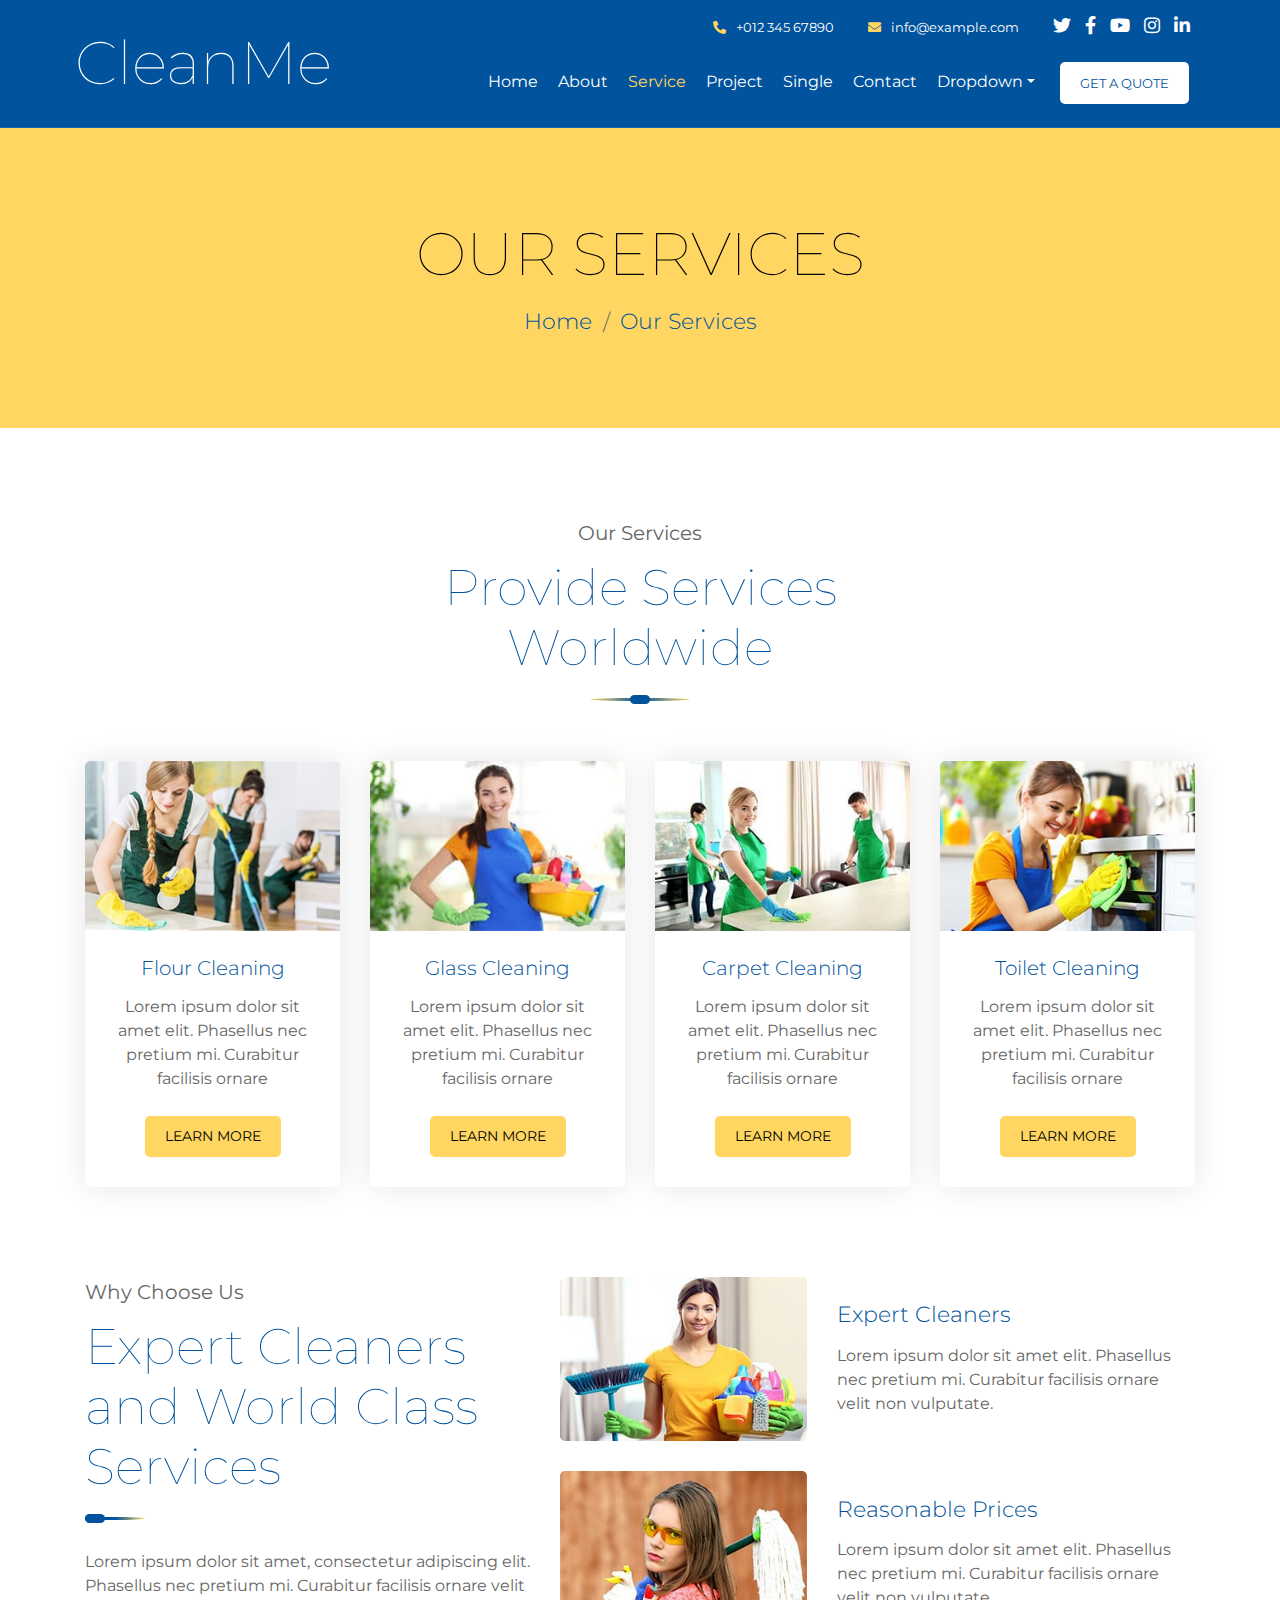
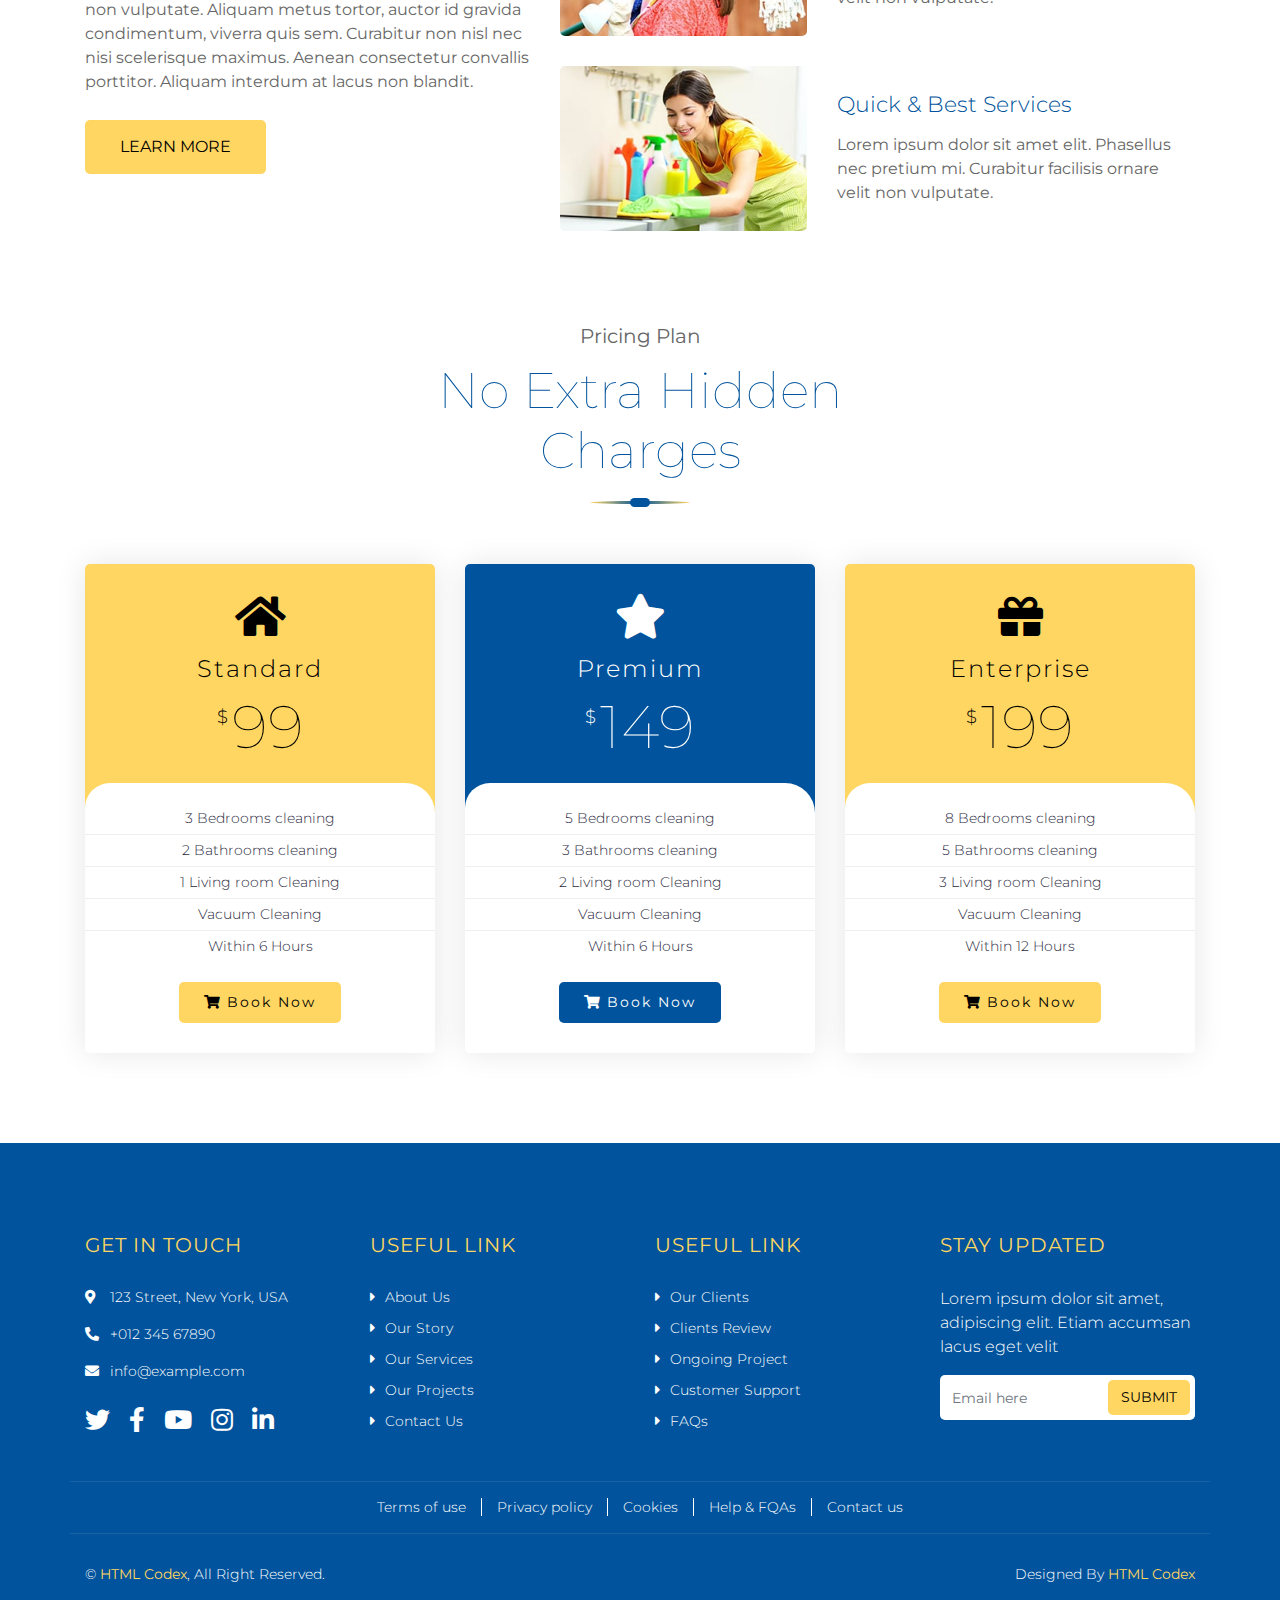
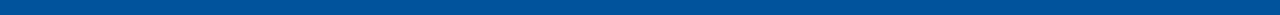
<file: cleanme-master/service.html>
<!DOCTYPE html>
<html lang="en">
    <head>
        <meta charset="utf-8">
        <title>CleanMe - Cleaning Company Website Template</title>
        <meta content="width=device-width, initial-scale=1.0" name="viewport">
        <meta content="Cleaning Company Website Template" name="keywords">
        <meta content="Cleaning Company Website Template" name="description">

        <!-- Favicon -->
        <link href="img/favicon.ico" rel="icon">

        <!-- Google Font -->
        <link href="https://fonts.googleapis.com/css2?family=Montserrat:wght@100;300;400&display=swap" rel="stylesheet">
        
        <!-- CSS Libraries -->
        <link href="https://stackpath.bootstrapcdn.com/bootstrap/4.4.1/css/bootstrap.min.css" rel="stylesheet">
        <link href="https://cdnjs.cloudflare.com/ajax/libs/font-awesome/5.10.0/css/all.min.css" rel="stylesheet">
        <link href="lib/owlcarousel/assets/owl.carousel.min.css" rel="stylesheet">
        <link href="lib/lightbox/css/lightbox.min.css" rel="stylesheet">

        <!-- Template Stylesheet -->
        <link href="css/style.css" rel="stylesheet">
    </head>

    <body>
        <div class="wrapper">
            <!-- Header Start -->
            <div class="header">
                <div class="container-fluid">
                    <div class="header-top row align-items-center">
                        <div class="col-lg-3">
                            <div class="brand">
                                <a href="index.html">
                                    CleanMe
                                    <!-- <img src="img/logo.png" alt="Logo"> -->
                                </a>
                            </div>
                        </div>
                        <div class="col-lg-9">
                            <div class="topbar">
                                <div class="topbar-col">
                                    <a href="tel:+012 345 67890"><i class="fa fa-phone-alt"></i>+012 345 67890</a>
                                </div>
                                <div class="topbar-col">
                                    <a href="mailto:info@example.com"><i class="fa fa-envelope"></i>info@example.com</a>
                                </div>
                                <div class="topbar-col">
                                    <div class="topbar-social">
                                        <a href=""><i class="fab fa-twitter"></i></a>
                                        <a href=""><i class="fab fa-facebook-f"></i></a>
                                        <a href=""><i class="fab fa-youtube"></i></a>
                                        <a href=""><i class="fab fa-instagram"></i></a>
                                        <a href=""><i class="fab fa-linkedin-in"></i></a>
                                    </div>
                                </div>
                            </div>
                            <div class="navbar navbar-expand-lg bg-light navbar-light">
                                <a href="#" class="navbar-brand">MENU</a>
                                <button type="button" class="navbar-toggler" data-toggle="collapse" data-target="#navbarCollapse">
                                    <span class="navbar-toggler-icon"></span>
                                </button>

                                <div class="collapse navbar-collapse justify-content-between" id="navbarCollapse">
                                    <div class="navbar-nav ml-auto">
                                        <a href="index.html" class="nav-item nav-link">Home</a>
                                        <a href="about.html" class="nav-item nav-link">About</a>
                                        <a href="service.html" class="nav-item nav-link active">Service</a>
                                        <a href="portfolio.html" class="nav-item nav-link">Project</a>
                                        <a href="single.html" class="nav-item nav-link">Single</a>
                                        <a href="contact.html" class="nav-item nav-link">Contact</a>
                                        <div class="nav-item dropdown">
                                            <a href="#" class="nav-link dropdown-toggle" data-toggle="dropdown">Dropdown</a>
                                            <div class="dropdown-menu">
                                                <a href="#" class="dropdown-item">Sub Item 1</a>
                                                <a href="#" class="dropdown-item">Sub Item 2</a>
                                            </div>
                                        </div>
                                        <a href="#" class="btn">Get A Quote</a>
                                    </div>
                                </div>
                            </div>
                        </div>
                    </div>
                </div>
            </div>
            <!-- Header End -->
            
            
            <!-- Page Header Start -->
            <div class="page-header">
                <div class="container">
                    <div class="row">
                        <div class="col-12">
                            <h2>Our Services</h2>
                        </div>
                        <div class="col-12">
                            <a href="">Home</a>
                            <a href="">Our Services</a>
                        </div>
                    </div>
                </div>
            </div>
            <!-- Page Header End -->


            <!-- Service Start -->
            <div class="service">
                <div class="container">
                    <div class="section-header">
                        <p>Our Services</p>
                        <h2>Provide Services Worldwide</h2>
                    </div>
                    <div class="row">
                        <div class="col-lg-3 col-md-6">
                            <div class="service-item">
                                <img src="img/service-1.jpg" alt="Service">
                                <h3>Flour Cleaning</h3>
                                <p>
                                    Lorem ipsum dolor sit amet elit. Phasellus nec pretium mi. Curabitur facilisis ornare
                                </p>
                                <a class="btn" href="">Learn More</a>
                            </div>
                        </div>
                        <div class="col-lg-3 col-md-6">
                            <div class="service-item">
                                <img src="img/service-2.jpg" alt="Service">
                                <h3>Glass Cleaning</h3>
                                <p>
                                    Lorem ipsum dolor sit amet elit. Phasellus nec pretium mi. Curabitur facilisis ornare
                                </p>
                                <a class="btn" href="">Learn More</a>
                            </div>
                        </div>
                        <div class="col-lg-3 col-md-6">
                            <div class="service-item">
                                <img src="img/service-3.jpg" alt="Service">
                                <h3>Carpet Cleaning</h3>
                                <p>
                                    Lorem ipsum dolor sit amet elit. Phasellus nec pretium mi. Curabitur facilisis ornare
                                </p>
                                <a class="btn" href="">Learn More</a>
                            </div>
                        </div>
                        <div class="col-lg-3 col-md-6">
                            <div class="service-item">
                                <img src="img/service-4.jpg" alt="Service">
                                <h3>Toilet Cleaning</h3>
                                <p>
                                    Lorem ipsum dolor sit amet elit. Phasellus nec pretium mi. Curabitur facilisis ornare
                                </p>
                                <a class="btn" href="">Learn More</a>
                            </div>
                        </div>
                    </div>
                </div>
            </div>
            <!-- Service End -->
            
            
            <!-- Feature Start -->
            <div class="feature">
                <div class="container">
                    <div class="row">
                        <div class="col-md-5">
                            <div class="section-header left">
                                <p>Why Choose Us</p>
                                <h2>Expert Cleaners and World Class Services</h2>
                            </div>
                            <p>
                                Lorem ipsum dolor sit amet, consectetur adipiscing elit. Phasellus nec pretium mi. Curabitur facilisis ornare velit non vulputate. Aliquam metus tortor, auctor id gravida condimentum, viverra quis sem. Curabitur non nisl nec nisi scelerisque maximus. Aenean consectetur convallis porttitor. Aliquam interdum at lacus non blandit.
                            </p>
                            <a class="btn" href="">Learn More</a>
                        </div>
                        <div class="col-md-7">
                            <div class="row align-items-center feature-item">
                                <div class="col-5">
                                    <img src="img/feature-1.jpg" alt="Feature">
                                </div>
                                <div class="col-7">
                                    <h3>Expert Cleaners</h3>
                                    <p>
                                        Lorem ipsum dolor sit amet elit. Phasellus nec pretium mi. Curabitur facilisis ornare velit non vulputate.
                                    </p>
                                </div>
                            </div>
                            <div class="row align-items-center feature-item">
                                <div class="col-5">
                                    <img src="img/feature-2.jpg" alt="Feature">
                                </div>
                                <div class="col-7">
                                    <h3>Reasonable Prices</h3>
                                    <p>
                                        Lorem ipsum dolor sit amet elit. Phasellus nec pretium mi. Curabitur facilisis ornare velit non vulputate.
                                    </p>
                                </div>
                            </div>
                            <div class="row align-items-center feature-item">
                                <div class="col-5">
                                    <img src="img/feature-3.jpg" alt="Feature">
                                </div>
                                <div class="col-7">
                                    <h3>Quick & Best Services</h3>
                                    <p>
                                        Lorem ipsum dolor sit amet elit. Phasellus nec pretium mi. Curabitur facilisis ornare velit non vulputate.
                                    </p>
                                </div>
                            </div>
                        </div>
                    </div>
                </div>
            </div>
            <!-- Feature End -->
            
            
            <!-- Pricing Plan Start -->
            <div class="price">
                <div class="container">
                    <div class="section-header">
                        <p>Pricing Plan</p>
                        <h2>No Extra Hidden Charges</h2>
                    </div>
                    <div class="row">
                        <div class="col-md-4">
                            <div class="price-item">
                                <div class="price-header">
                                    <div class="price-icon">
                                        <i class="fa fa-home"></i>
                                    </div>
                                    <div class="price-title">
                                        <h2>Standard</h2>
                                    </div>
                                    <div class="price-pricing">
                                        <h2><small>$</small>99</h2>
                                    </div>
                                </div>
                                <div class="price-body">
                                    <div class="price-des">
                                        <ul>
                                            <li>3 Bedrooms cleaning</li>
                                            <li>2 Bathrooms cleaning</li>
                                            <li>1 Living room Cleaning</li>
                                            <li>Vacuum Cleaning</li>
                                            <li>Within 6 Hours</li>
                                        </ul>
                                    </div>
                                </div>
                                <div class="price-footer">
                                    <div class="price-action">
                                        <a href=""><i class="fa fa-shopping-cart"></i>Book Now</a>
                                    </div>
                                </div>
                            </div>
                        </div>
                        <div class="col-md-4">
                            <div class="price-item featured-item">
                                <div class="price-header">
                                    <div class="price-icon">
                                        <i class="fa fa-star"></i>
                                    </div>
                                    <div class="price-title">
                                        <h2>Premium</h2>
                                    </div>
                                    <div class="price-pricing">
                                        <h2><small>$</small>149</h2>
                                    </div>
                                </div>
                                <div class="price-body">
                                    <div class="price-des">
                                        <ul>
                                            <li>5 Bedrooms cleaning</li>
                                            <li>3 Bathrooms cleaning</li>
                                            <li>2 Living room Cleaning</li>
                                            <li>Vacuum Cleaning</li>
                                            <li>Within 6 Hours</li>
                                        </ul>
                                    </div>
                                </div>
                                <div class="price-footer">
                                    <div class="price-action">
                                        <a href=""><i class="fa fa-shopping-cart"></i>Book Now</a>
                                    </div>
                                </div>
                            </div>
                        </div>
                        <div class="col-md-4">
                            <div class="price-item">
                                <div class="price-header">
                                    <div class="price-icon">
                                        <i class="fa fa-gift"></i>
                                    </div>
                                    <div class="price-title">
                                        <h2>Enterprise</h2>
                                    </div>
                                    <div class="price-pricing">
                                        <h2><small>$</small>199</h2>
                                    </div>
                                </div>
                                <div class="price-body">
                                    <div class="price-des">
                                        <ul>
                                            <li>8 Bedrooms cleaning</li>
                                            <li>5 Bathrooms cleaning</li>
                                            <li>3 Living room Cleaning</li>
                                            <li>Vacuum Cleaning</li>
                                            <li>Within 12 Hours</li>
                                        </ul>
                                    </div>
                                </div>
                                <div class="price-footer">
                                    <div class="price-action">
                                        <a href=""><i class="fa fa-shopping-cart"></i>Book Now</a>
                                    </div>
                                </div>
                            </div>
                        </div>
                    </div>
                </div>
            </div>
            <!-- Pricing Plan End -->


            <!-- Footer Start -->
            <div class="footer">
                <div class="container">
                    <div class="row">
                        <div class="col-md-6 col-lg-3">
                            <div class="footer-contact">
                                <h2>Get In Touch</h2>
                                <p><i class="fa fa-map-marker-alt"></i>123 Street, New York, USA</p>
                                <p><i class="fa fa-phone-alt"></i>+012 345 67890</p>
                                <p><i class="fa fa-envelope"></i>info@example.com</p>
                                <div class="footer-social">
                                    <a href=""><i class="fab fa-twitter"></i></a>
                                    <a href=""><i class="fab fa-facebook-f"></i></a>
                                    <a href=""><i class="fab fa-youtube"></i></a>
                                    <a href=""><i class="fab fa-instagram"></i></a>
                                    <a href=""><i class="fab fa-linkedin-in"></i></a>
                                </div>
                            </div>
                        </div>
                        <div class="col-md-6 col-lg-3">
                            <div class="footer-link">
                                <h2>Useful Link</h2>
                                <a href="">About Us</a>
                                <a href="">Our Story</a>
                                <a href="">Our Services</a>
                                <a href="">Our Projects</a>
                                <a href="">Contact Us</a>
                            </div>
                        </div>
                        <div class="col-md-6 col-lg-3">
                            <div class="footer-link">
                                <h2>Useful Link</h2>
                                <a href="">Our Clients</a>
                                <a href="">Clients Review</a>
                                <a href="">Ongoing Project</a>
                                <a href="">Customer Support</a>
                                <a href="">FAQs</a>
                            </div>
                        </div>
                        <div class="col-md-6 col-lg-3">
                            <div class="footer-form">
                                <h2>Stay Updated</h2>
                                <p>
                                    Lorem ipsum dolor sit amet, adipiscing elit. Etiam accumsan lacus eget velit
                                </p>
                                <input class="form-control" placeholder="Email here">
                                <button class="btn">Submit</button>
                            </div>
                        </div>
                    </div>
                </div>
                <div class="container footer-menu">
                    <div class="f-menu">
                        <a href="">Terms of use</a>
                        <a href="">Privacy policy</a>
                        <a href="">Cookies</a>
                        <a href="">Help & FQAs</a>
                        <a href="">Contact us</a>
                    </div>
                </div>
                <div class="container copyright">
                    <div class="row">
                        <div class="col-md-6">
                            <p>&copy; <a href="https://htmlcodex.com">HTML Codex</a>, All Right Reserved.</p>
                        </div>
                        <div class="col-md-6">
                            <p>Designed By <a href="https://htmlcodex.com">HTML Codex</a></p>
                        </div>
                    </div>
                </div>
            </div>
            <!-- Footer End -->
            
            <a href="#" class="back-to-top"><i class="fa fa-chevron-up"></i></a>
        </div>

        <!-- JavaScript Libraries -->
        <script src="https://code.jquery.com/jquery-3.4.1.min.js"></script>
        <script src="https://stackpath.bootstrapcdn.com/bootstrap/4.4.1/js/bootstrap.bundle.min.js"></script>
        <script src="lib/easing/easing.min.js"></script>
        <script src="lib/owlcarousel/owl.carousel.min.js"></script>
        <script src="lib/isotope/isotope.pkgd.min.js"></script>
        <script src="lib/lightbox/js/lightbox.min.js"></script>

        <!-- Template Javascript -->
        <script src="js/main.js"></script>
    </body>
</html>
</file>
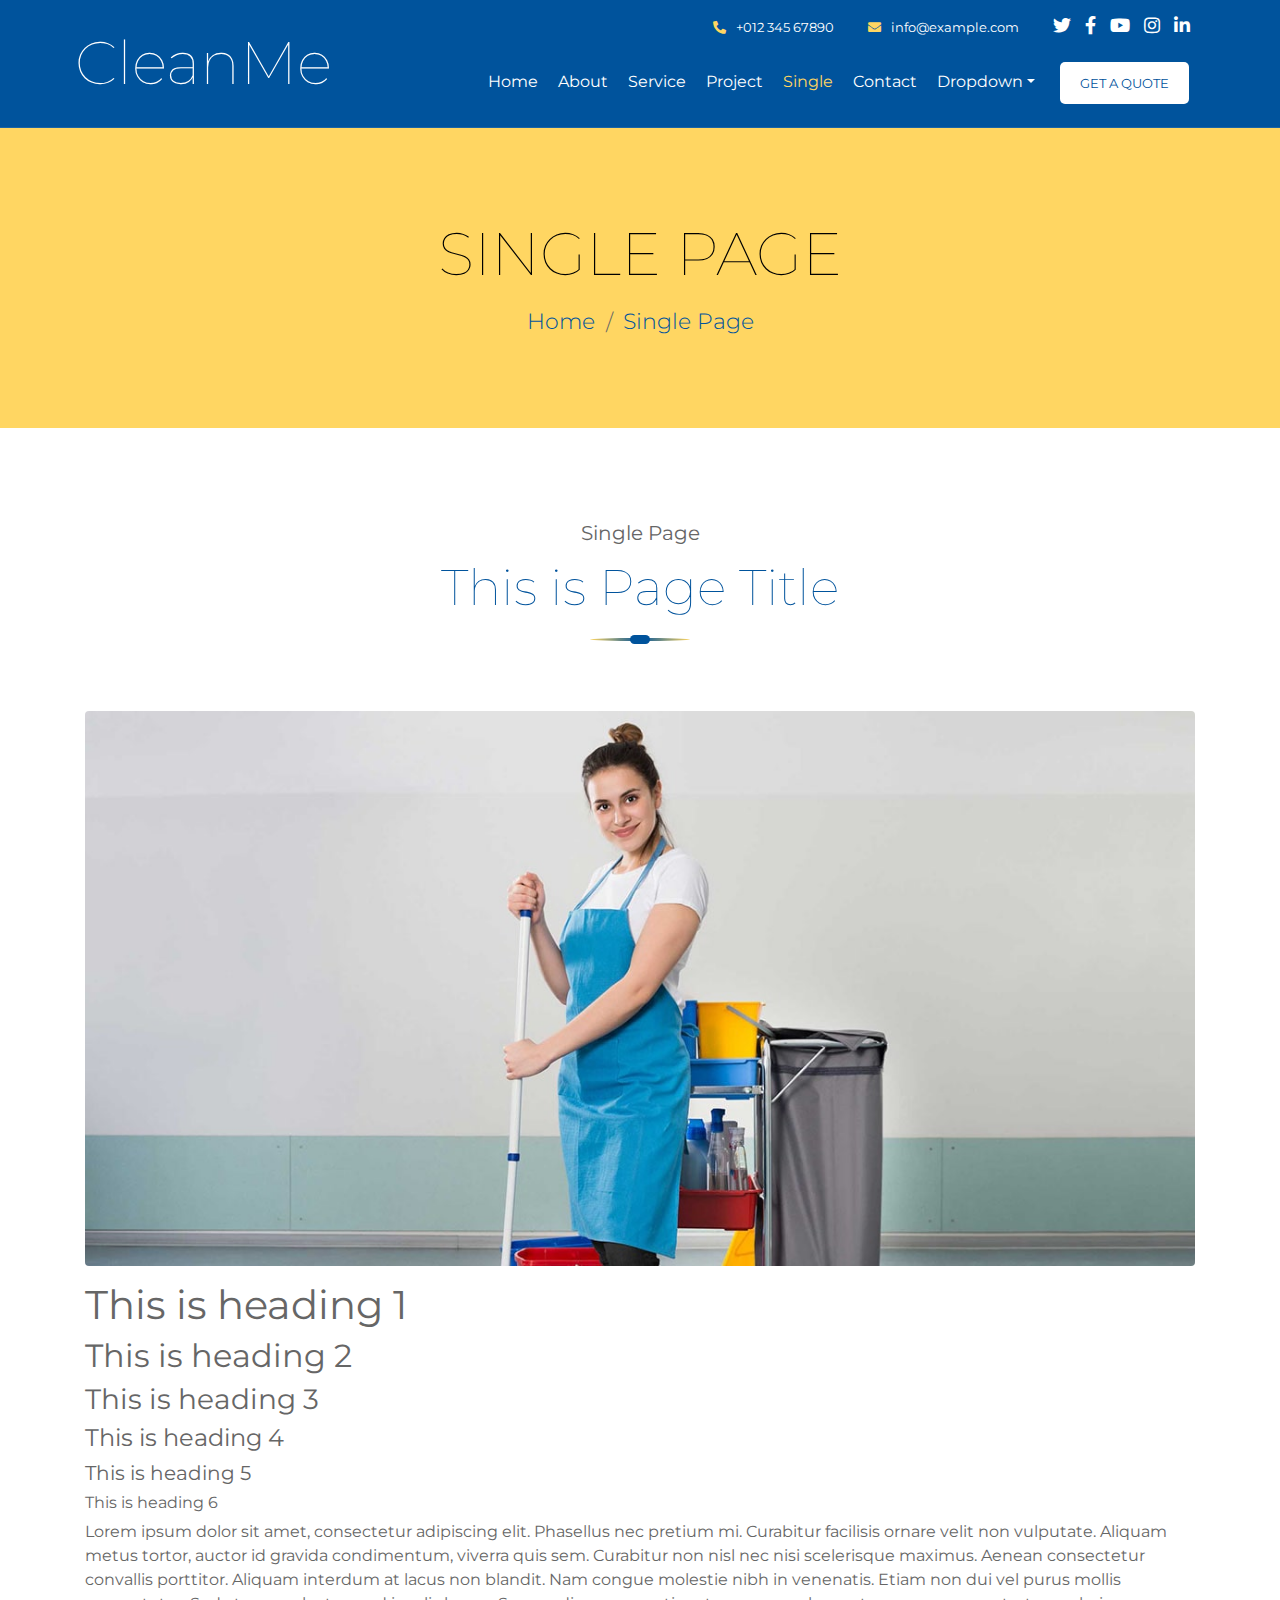
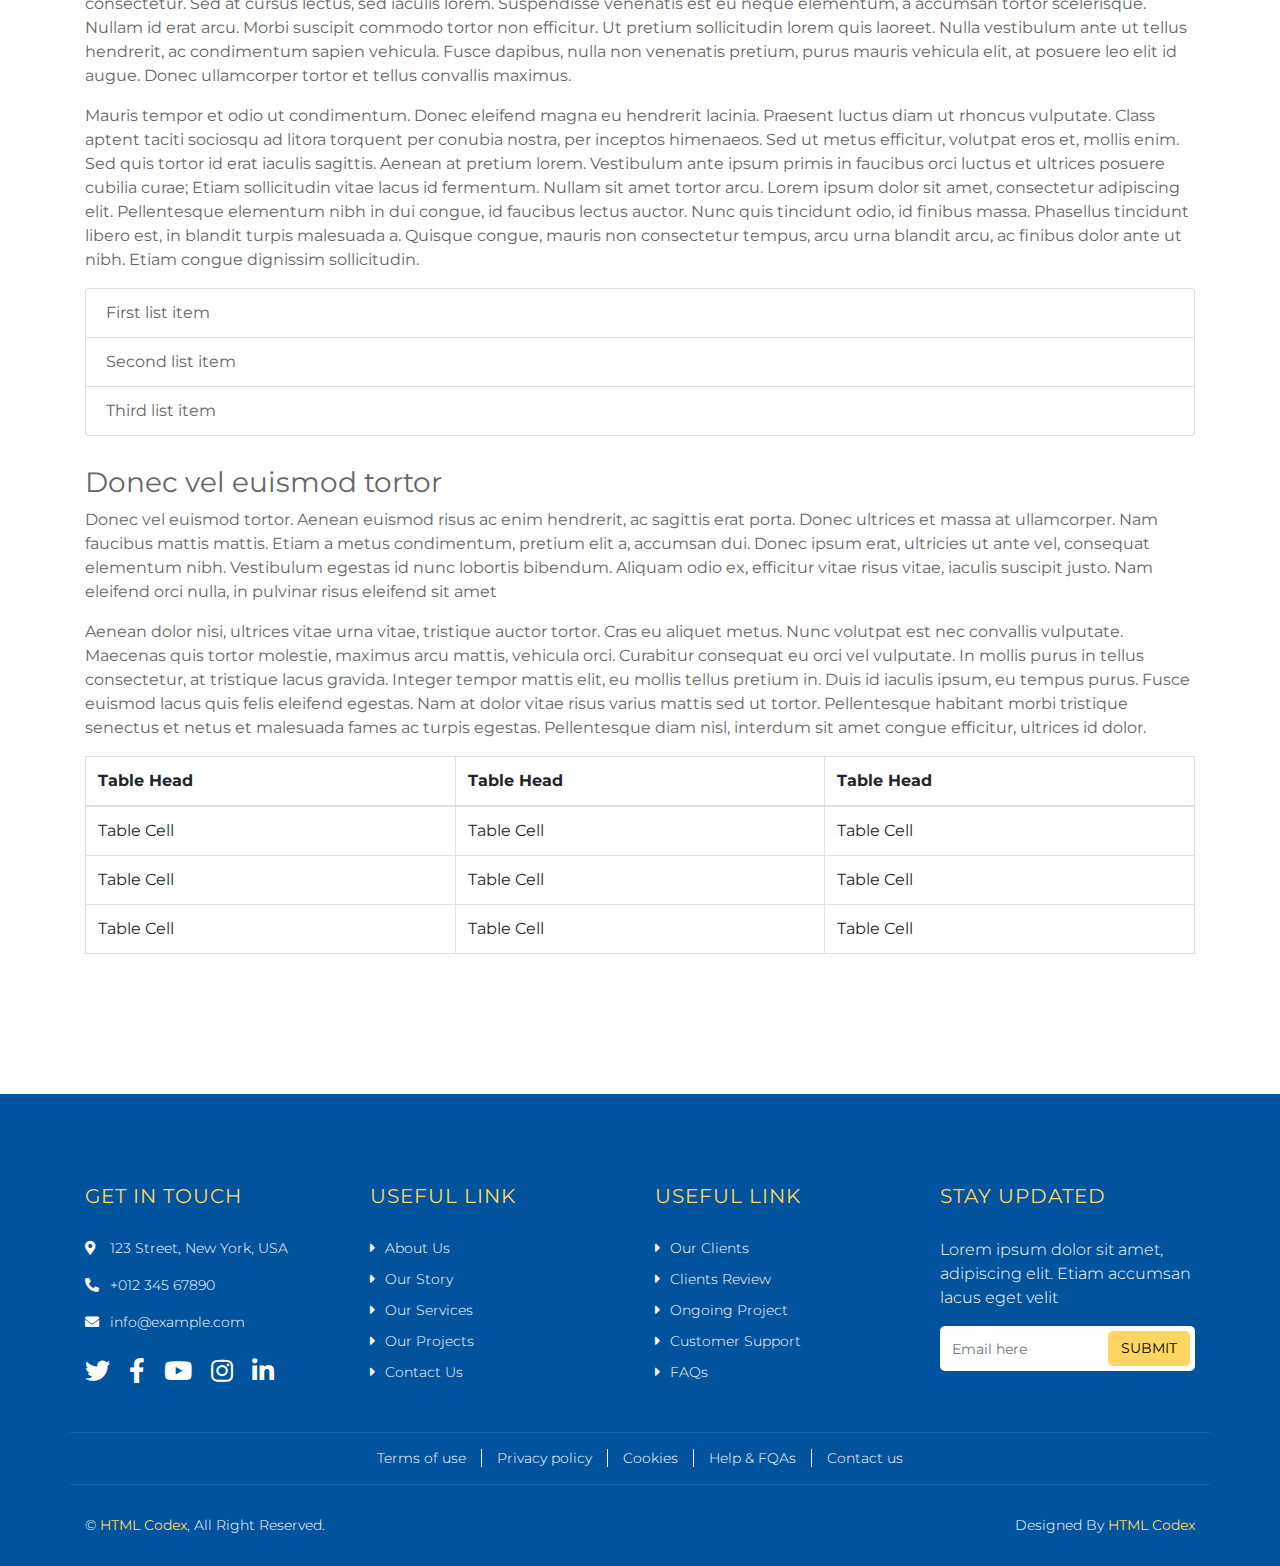
<file: cleanme-master/single.html>
<!DOCTYPE html>
<html lang="en">
    <head>
        <meta charset="utf-8">
        <title>CleanMe - Cleaning Company Website Template</title>
        <meta content="width=device-width, initial-scale=1.0" name="viewport">
        <meta content="Cleaning Company Website Template" name="keywords">
        <meta content="Cleaning Company Website Template" name="description">

        <!-- Favicon -->
        <link href="img/favicon.ico" rel="icon">

        <!-- Google Font -->
        <link href="https://fonts.googleapis.com/css2?family=Montserrat:wght@100;300;400&display=swap" rel="stylesheet">
        
        <!-- CSS Libraries -->
        <link href="https://stackpath.bootstrapcdn.com/bootstrap/4.4.1/css/bootstrap.min.css" rel="stylesheet">
        <link href="https://cdnjs.cloudflare.com/ajax/libs/font-awesome/5.10.0/css/all.min.css" rel="stylesheet">
        <link href="lib/owlcarousel/assets/owl.carousel.min.css" rel="stylesheet">
        <link href="lib/lightbox/css/lightbox.min.css" rel="stylesheet">

        <!-- Template Stylesheet -->
        <link href="css/style.css" rel="stylesheet">
    </head>

    <body>
        <div class="wrapper">
            <!-- Header Start -->
            <div class="header">
                <div class="container-fluid">
                    <div class="header-top row align-items-center">
                        <div class="col-lg-3">
                            <div class="brand">
                                <a href="index.html">
                                    CleanMe
                                    <!-- <img src="img/logo.png" alt="Logo"> -->
                                </a>
                            </div>
                        </div>
                        <div class="col-lg-9">
                            <div class="topbar">
                                <div class="topbar-col">
                                    <a href="tel:+012 345 67890"><i class="fa fa-phone-alt"></i>+012 345 67890</a>
                                </div>
                                <div class="topbar-col">
                                    <a href="mailto:info@example.com"><i class="fa fa-envelope"></i>info@example.com</a>
                                </div>
                                <div class="topbar-col">
                                    <div class="topbar-social">
                                        <a href=""><i class="fab fa-twitter"></i></a>
                                        <a href=""><i class="fab fa-facebook-f"></i></a>
                                        <a href=""><i class="fab fa-youtube"></i></a>
                                        <a href=""><i class="fab fa-instagram"></i></a>
                                        <a href=""><i class="fab fa-linkedin-in"></i></a>
                                    </div>
                                </div>
                            </div>
                            <div class="navbar navbar-expand-lg bg-light navbar-light">
                                <a href="#" class="navbar-brand">MENU</a>
                                <button type="button" class="navbar-toggler" data-toggle="collapse" data-target="#navbarCollapse">
                                    <span class="navbar-toggler-icon"></span>
                                </button>

                                <div class="collapse navbar-collapse justify-content-between" id="navbarCollapse">
                                    <div class="navbar-nav ml-auto">
                                        <a href="index.html" class="nav-item nav-link">Home</a>
                                        <a href="about.html" class="nav-item nav-link">About</a>
                                        <a href="service.html" class="nav-item nav-link">Service</a>
                                        <a href="portfolio.html" class="nav-item nav-link">Project</a>
                                        <a href="single.html" class="nav-item nav-link active">Single</a>
                                        <a href="contact.html" class="nav-item nav-link">Contact</a>
                                        <div class="nav-item dropdown">
                                            <a href="#" class="nav-link dropdown-toggle" data-toggle="dropdown">Dropdown</a>
                                            <div class="dropdown-menu">
                                                <a href="#" class="dropdown-item">Sub Item 1</a>
                                                <a href="#" class="dropdown-item">Sub Item 2</a>
                                            </div>
                                        </div>
                                        <a href="#" class="btn">Get A Quote</a>
                                    </div>
                                </div>
                            </div>
                        </div>
                    </div>
                </div>
            </div>
            <!-- Header End -->
            
            
            <!-- Page Header Start -->
            <div class="page-header">
                <div class="container">
                    <div class="row">
                        <div class="col-12">
                            <h2>Single Page</h2>
                        </div>
                        <div class="col-12">
                            <a href="">Home</a>
                            <a href="">Single Page</a>
                        </div>
                    </div>
                </div>
            </div>
            <!-- Page Header End -->


            <!-- Single Page Start -->
            <div class="single">
                <div class="container">
                    <div class="section-header">
                        <p>Single Page</p>
                        <h2>This is Page Title</h2>
                    </div>
                    <div class="row">
                        <div class="col-12">
                            <img class="img-fluid rounded" src="img/single.jpg" alt="Image">
                            <h1>This is heading 1</h1>
                            <h2>This is heading 2</h2>
                            <h3>This is heading 3</h3>
                            <h4>This is heading 4</h4>
                            <h5>This is heading 5</h5>
                            <h6>This is heading 6</h6>
                            <p>
                                Lorem ipsum dolor sit amet, consectetur adipiscing elit. Phasellus nec pretium mi. Curabitur facilisis ornare velit non vulputate. Aliquam metus tortor, auctor id gravida condimentum, viverra quis sem. Curabitur non nisl nec nisi scelerisque maximus. Aenean consectetur convallis porttitor. Aliquam interdum at lacus non blandit. Nam congue molestie nibh in venenatis. Etiam non dui vel purus mollis consectetur. Sed at cursus lectus, sed iaculis lorem. Suspendisse venenatis est eu neque elementum, a accumsan tortor scelerisque. Nullam id erat arcu. Morbi suscipit commodo tortor non efficitur. Ut pretium sollicitudin lorem quis laoreet. Nulla vestibulum ante ut tellus hendrerit, ac condimentum sapien vehicula. Fusce dapibus, nulla non venenatis pretium, purus mauris vehicula elit, at posuere leo elit id augue. Donec ullamcorper tortor et tellus convallis maximus.
                            </p>
                            <p>
                                Mauris tempor et odio ut condimentum. Donec eleifend magna eu hendrerit lacinia. Praesent luctus diam ut rhoncus vulputate. Class aptent taciti sociosqu ad litora torquent per conubia nostra, per inceptos himenaeos. Sed ut metus efficitur, volutpat eros et, mollis enim. Sed quis tortor id erat iaculis sagittis. Aenean at pretium lorem. Vestibulum ante ipsum primis in faucibus orci luctus et ultrices posuere cubilia curae; Etiam sollicitudin vitae lacus id fermentum. Nullam sit amet tortor arcu. Lorem ipsum dolor sit amet, consectetur adipiscing elit. Pellentesque elementum nibh in dui congue, id faucibus lectus auctor. Nunc quis tincidunt odio, id finibus massa. Phasellus tincidunt libero est, in blandit turpis malesuada a. Quisque congue, mauris non consectetur tempus, arcu urna blandit arcu, ac finibus dolor ante ut nibh. Etiam congue dignissim sollicitudin. 
                            </p>
                            <ul class="list-group">
                                <li class="list-group-item">First list item</li>
                                <li class="list-group-item">Second list item</li>
                                <li class="list-group-item">Third list item</li>
                            </ul>
                            <h3>Donec vel euismod tortor</h3>
                            <p>
                                Donec vel euismod tortor. Aenean euismod risus ac enim hendrerit, ac sagittis erat porta. Donec ultrices et massa at ullamcorper. Nam faucibus mattis mattis. Etiam a metus condimentum, pretium elit a, accumsan dui. Donec ipsum erat, ultricies ut ante vel, consequat elementum nibh. Vestibulum egestas id nunc lobortis bibendum. Aliquam odio ex, efficitur vitae risus vitae, iaculis suscipit justo. Nam eleifend orci nulla, in pulvinar risus eleifend sit amet
                            </p>
                            <p>
                                Aenean dolor nisi, ultrices vitae urna vitae, tristique auctor tortor. Cras eu aliquet metus. Nunc volutpat est nec convallis vulputate. Maecenas quis tortor molestie, maximus arcu mattis, vehicula orci. Curabitur consequat eu orci vel vulputate. In mollis purus in tellus consectetur, at tristique lacus gravida. Integer tempor mattis elit, eu mollis tellus pretium in. Duis id iaculis ipsum, eu tempus purus. Fusce euismod lacus quis felis eleifend egestas. Nam at dolor vitae risus varius mattis sed ut tortor. Pellentesque habitant morbi tristique senectus et netus et malesuada fames ac turpis egestas. Pellentesque diam nisl, interdum sit amet congue efficitur, ultrices id dolor. 
                            </p>
                            <table class="table table-bordered">
                                <thead>
                                    <tr>
                                        <th>Table Head</th>
                                        <th>Table Head</th>
                                        <th>Table Head</th>
                                    </tr>
                                </thead>
                                <tbody>
                                    <tr>
                                        <td>Table Cell</td>
                                        <td>Table Cell</td>
                                        <td>Table Cell</td>
                                    </tr>
                                    <tr>
                                        <td>Table Cell</td>
                                        <td>Table Cell</td>
                                        <td>Table Cell</td>
                                    </tr>
                                    <tr>
                                        <td>Table Cell</td>
                                        <td>Table Cell</td>
                                        <td>Table Cell</td>
                                    </tr>
                                </tbody>
                            </table>
                        </div>
                    </div>
                </div>
            </div>
            <!-- Single Page End -->


            <!-- Footer Start -->
            <div class="footer">
                <div class="container">
                    <div class="row">
                        <div class="col-md-6 col-lg-3">
                            <div class="footer-contact">
                                <h2>Get In Touch</h2>
                                <p><i class="fa fa-map-marker-alt"></i>123 Street, New York, USA</p>
                                <p><i class="fa fa-phone-alt"></i>+012 345 67890</p>
                                <p><i class="fa fa-envelope"></i>info@example.com</p>
                                <div class="footer-social">
                                    <a href=""><i class="fab fa-twitter"></i></a>
                                    <a href=""><i class="fab fa-facebook-f"></i></a>
                                    <a href=""><i class="fab fa-youtube"></i></a>
                                    <a href=""><i class="fab fa-instagram"></i></a>
                                    <a href=""><i class="fab fa-linkedin-in"></i></a>
                                </div>
                            </div>
                        </div>
                        <div class="col-md-6 col-lg-3">
                            <div class="footer-link">
                                <h2>Useful Link</h2>
                                <a href="">About Us</a>
                                <a href="">Our Story</a>
                                <a href="">Our Services</a>
                                <a href="">Our Projects</a>
                                <a href="">Contact Us</a>
                            </div>
                        </div>
                        <div class="col-md-6 col-lg-3">
                            <div class="footer-link">
                                <h2>Useful Link</h2>
                                <a href="">Our Clients</a>
                                <a href="">Clients Review</a>
                                <a href="">Ongoing Project</a>
                                <a href="">Customer Support</a>
                                <a href="">FAQs</a>
                            </div>
                        </div>
                        <div class="col-md-6 col-lg-3">
                            <div class="footer-form">
                                <h2>Stay Updated</h2>
                                <p>
                                    Lorem ipsum dolor sit amet, adipiscing elit. Etiam accumsan lacus eget velit
                                </p>
                                <input class="form-control" placeholder="Email here">
                                <button class="btn">Submit</button>
                            </div>
                        </div>
                    </div>
                </div>
                <div class="container footer-menu">
                    <div class="f-menu">
                        <a href="">Terms of use</a>
                        <a href="">Privacy policy</a>
                        <a href="">Cookies</a>
                        <a href="">Help & FQAs</a>
                        <a href="">Contact us</a>
                    </div>
                </div>
                <div class="container copyright">
                    <div class="row">
                        <div class="col-md-6">
                            <p>&copy; <a href="https://htmlcodex.com">HTML Codex</a>, All Right Reserved.</p>
                        </div>
                        <div class="col-md-6">
                            <p>Designed By <a href="https://htmlcodex.com">HTML Codex</a></p>
                        </div>
                    </div>
                </div>
            </div>
            <!-- Footer End -->
            
            <a href="#" class="back-to-top"><i class="fa fa-chevron-up"></i></a>
        </div>

        <!-- JavaScript Libraries -->
        <script src="https://code.jquery.com/jquery-3.4.1.min.js"></script>
        <script src="https://stackpath.bootstrapcdn.com/bootstrap/4.4.1/js/bootstrap.bundle.min.js"></script>
        <script src="lib/easing/easing.min.js"></script>
        <script src="lib/owlcarousel/owl.carousel.min.js"></script>
        <script src="lib/isotope/isotope.pkgd.min.js"></script>
        <script src="lib/lightbox/js/lightbox.min.js"></script>

        <!-- Template Javascript -->
        <script src="js/main.js"></script>
    </body>
</html>
</file>
<file: cleanme-master/css/style.css>
/*******************************/
/********* General CSS *********/
/*******************************/
body {
    color: #666666;
    background: #ffffff;
    font-family: 'Montserrat', sans-serif;
    font-weight: 400;
}

h1,
h2, 
h3, 
h4,
h5, 
h6 {
    font-weight: 100;
}

a {
    color: #454545;
    transition: .3s;
}

a:hover,
a:active,
a:focus {
    color: #333333;
    outline: none;
    text-decoration: none;
}

.btn:focus {
    box-shadow: none;
}

.wrapper {
    position: relative;
    width: 100%;
    max-width: 1366px;
    margin: 0 auto;
    background: #ffffff;
}

.back-to-top {
    position: fixed;
    display: none;
    background: #FFD662;
    color: #000000;
    width: 44px;
    height: 44px;
    text-align: center;
    line-height: 1;
    font-size: 22px;
    border-radius: 5px;
    right: 15px;
    bottom: 15px;
    transition: background 0.5s;
    z-index: 9;
}

.back-to-top:hover {
    color: #ffffff;
    background: #00539C;
}

.back-to-top i {
    padding-top: 10px;
}


/*******************************/
/********** Header CSS *********/
/*******************************/
.header {
    position: relative;
    width: 100%;
    padding: 15px 0 0 0;
    background: #00539C;
}

.header.home {
    margin-bottom: 45px;
    background: linear-gradient(rgba(0, 83, 156, 1), rgba(0, 83, 156, .9), rgba(0, 83, 156, 1)), url(../img/header.jpg);
    background-position: center;
    background-repeat: no-repeat;
    background-size: cover;
}

@media (min-width: 992px) {
    .header .row {
        padding: 0 60px;
    }
}

.header .header-top {
    padding-bottom: 15px;
    border-bottom: 1px solid rgba(255, 255, 255, .1);
}

.header .brand {
    position: relative;
}

.header .brand a {
    color: #ffffff;
    font-size: 60px;
    font-weight: 100;
}

.header .brand img {
    width: 100%;
    max-width: 150px;
    height: 100%;
    max-height: 100px;
}

.header .topbar {
    position: relative;
    text-align: right;
}

.header .topbar .topbar-col {
    display: inline-block;
    padding: 0 15px;
    margin-bottom: 15px;
}

.header .topbar-col a {
    color: #ffffff;
    font-size: 13px;
}

.header .topbar-col a i {
    margin-right: 10px;
    color: #FFD662;
}

.header .topbar-social {
    position: relative;
}

.header .topbar-social a {
    display: inline-block;
}

.header .topbar-social a i {
    margin-right: 10px;
    font-size: 18px;
    color: #ffffff;
}

.header .topbar-social a:last-child i {
    margin: 0;
}

.header .topbar-social a:hover i {
    color: #FFD662;
}

.header .dropdown-menu {
    margin-top: 0;
    border: 0;
    border-radius: 5px;
    background: #eeeeee;
}

.header .dropdown-menu a.active {
    color: #FFD662;
}

@media (min-width: 992px) {
    .header .navbar {
        background: transparent !important;
    }
    
    .header .navbar-brand {
        display: none;
    }
    
    .header .navbar-light a.nav-link,
    .header .navbar-light .show > .nav-link {
        position: relative;
        padding: 8px 10px;
        color: #ffffff;
        font-size: 16px;
        z-index: 1;
    }
    
    .header .navbar-light a.nav-link:hover,
    .header .navbar-light a.nav-link.active {
        color: #FFD662;
    }
}

@media (max-width: 992px) {
    .header .brand {
        text-align: center;
        margin-bottom: 15px;
    }
    
    .header .topbar {
        text-align: center;
        margin-bottom: 15px;
    }
    
    .header .topbar .topbar-col {
        margin: 0;
    }
    
    .header .topbar .topbar-social {
        margin-top: 5px;
    }
    
    .header .navbar {
        background: #ffffff !important;
        border: none;
        z-index: 1;
    }
    
    .header a.nav-link {
        padding: 5px 0;
    }
    
    .header .dropdown-menu {
        box-shadow: none;
    }
}

.header .navbar .btn {
    position: relative;
    margin-left: 15px;
    padding: 12px 20px 10px 20px;
    font-size: 13px;
    text-transform: uppercase;
    color: #00539C;
    border: none;
    border-radius: 5px;
    background: #ffffff;
    transition: .3s;
}

.header .navbar .btn:hover {
    color: #000000;
    background: #FFD662;
}

.header .navbar .btn i {
    font-size: 16px;
    margin-right: 8px;
}

@media (max-width: 992px) {
    .header .navbar {
        border-radius: 5px;
    }
    
    .header .navbar .btn {
        display: none;
    }
}

.header .hero {
    padding-top: 60px;
    padding-bottom: 60px;
}

.header .hero h2 {
    margin: 0;
    font-size: 60px;
    font-weight: 100;
    color: #ffffff;
}

.header .hero h2 span {
    color: #FFD662;
}

.header .hero p {
    margin: 10px 0 20px 0;
    font-size: 22px;
    color: #ffffff;
}

.header .hero a.btn {
    position: relative;
    padding: 15px 30px;
    font-size: 16px;
    text-transform: uppercase;
    color: #00539C;
    border: none;
    border-radius: 5px;
    background: #ffffff;
    transition: .3s;
}

.header .hero a.btn:hover {
    color: #000000;
    background: #FFD662;
}

.header .hero .form {
    padding: 30px;
    border: 1px solid rgba(255, 255, 255, .4);
    background: rgba(255, 255, 255, .3);
    border-radius: 5px;
}

.header .hero .form h3 {
    color: #ffffff;
    font-weight: 300;
}

.header .hero .form input,
.header .hero .form select,
.header .hero .form textarea {
    margin-bottom: 15px;
    height: 45px;
    border-radius: 5px;
    border: 1px solid rgba(255, 255, 255, .3);
    background: rgba(255, 255, 255, .2);
}

.header .hero .form textarea {
    height: 75px;
}

.header .hero .form select,
.header .hero .form input::placeholder,
.header .hero .form textarea::placeholder {
    color: #ffffff;
}

.header .hero .form select option:not(:checked) {
    color: #666666;
}

.header .hero .form .btn {
    position: relative;
    padding: 10px 35px;
    font-size: 16px;
    text-transform: uppercase;
    color: #000000;
    border: none;
    border-radius: 5px;
    background: #FFD662;
    transition: .3s;
}

.header .hero .form .btn:hover {
    color: #00539C;
    background: #ffffff;
}

@media (max-width: 767.98px) {
    .header .hero .form {
        margin-top: 45px;
    }
}


/*******************************/
/******* Page Header CSS *******/
/*******************************/
.page-header {
    position: relative;
    margin-bottom: 45px;
    padding: 90px 0;
    text-align: center;
    background: #FFD662;
}

.page-header h2 {
    color: #000000;
    font-size: 60px;
    font-weight: 100;
    text-transform: uppercase;
    margin-bottom: 15px;
}

.page-header a {
    position: relative;
    padding: 0 12px;
    font-size: 22px;
    font-weight: 300;
    color: #00539C;
}

.page-header a:hover {
    color: #000000;
}

.page-header a::after {
    position: absolute;
    content: "/";
    width: 8px;
    height: 8px;
    top: -2px;
    right: -7px;
    text-align: center;
    color: #666666;
}

.page-header a:last-child::after {
    display: none;
}


/*******************************/
/******* Section Header ********/
/*******************************/
.section-header {
    position: relative;
    width: 100%;
    max-width: 550px;
    text-align: center;
    margin: 0 auto;
    margin-bottom: 60px;
    padding-bottom: 15px;
}

.section-header::before {
    position: absolute;
    content: "";
    width: 100px;
    height: 3px;
    left: calc(50% - 50px);
    bottom: 0;
    background: linear-gradient(to left, #FFD662, #00539C, #FFD662);
    border-radius: 100%;
}

.section-header::after {
    position: absolute;
    content: "";
    width: 20px;
    height: 9px;
    left: calc(50% - 10px);
    bottom: -3px;
    background: #00539C;
    border-radius: 5px;
}

.section-header p {
    margin-bottom: 10px;
    font-size: 20px;
}

.section-header h2 {
    color: #00539C;
    font-size: 50px;
    font-weight: 100;
}

.section-header.left {
    text-align: left;
}

.section-header.left::before {
    width: 60px;
    left: 0;
    background: linear-gradient(to left, #FFD662, #00539C, #00539C);
    border-radius: 0 100% 100% 0;
}

.section-header.left::after {
    left: 0;
    border-radius: 5px;
}


/*******************************/
/********** About CSS **********/
/*******************************/
.about {
    position: relative;
    width: 100%;
    padding: 45px 0;
}

.about .about-img img {
    width: 100%;
    border-radius: 5px;
}

.about .about-text h2 {
    position: relative;
    color: #00539C;
    font-size: 50px;
    margin-bottom: 15px;
}

.about .about-text h2 span {
    font-size: 120px;
}

.about .about-text p {
    font-size: 16px;
    margin-bottom: 30px;
}

.about .about-text a.btn {
    padding: 15px 35px;
    font-size: 16px;
    text-transform: uppercase;
    color: #000000;
    border: none;
    border-radius: 5px;
    background: #FFD662;
    transition: .3s;
}

.about .about-text a.btn:hover {
    color: #ffffff;
    background: #00539C;
}

@media (max-width: 767.98px) {
    .about .about-img img {
        margin-bottom: 30px;
    }
}


/*******************************/
/********* Service CSS *********/
/*******************************/
.service {
    position: relative;
    width: 100%;
    padding: 45px 0 15px 0;
}

.service .service-item {
    position: relative;
    width: 100%;
    text-align: center;
    background: #ffffff;
    border-radius: 5px;
    margin-bottom: 30px;
    box-shadow: 0 0 30px rgba(0, 0, 0, .1);
}

.service .service-item img {
    width: 100%;
    border-radius: 5px 5px 0 0;
}

.service .service-item h3 {
    margin: 0;
    padding: 25px 15px 15px 15px;
    font-size: 20px;
    font-weight: 300;
    color: #00539C;
}

.service .service-item p {
    margin: 0;
    padding: 0 25px 25px 25px;
    font-size: 16px;
}

.service .service-item a.btn {
    position: relative;
    margin-bottom: 30px;
    padding: 10px 20px;
    font-size: 14px;
    text-transform: uppercase;
    color: #000000;
    border: none;
    border-radius: 5px;
    background: #FFD662;
    transition: .3s;
}

.service .service-item:hover a.btn {
    color: #ffffff;
    background: #00539C;
}

.service .service-item a.btn:hover {
    color: #000000;
    background: #FFD662;
}


/*******************************/
/********* Feature CSS *********/
/*******************************/
.feature {
    position: relative;
    width: 100%;
    padding: 45px 0 15px 0;
}

.feature .section-header {
    margin-bottom: 30px;
}

.feature a.btn {
    margin-top: 10px;
    padding: 15px 35px;
    font-size: 16px;
    text-transform: uppercase;
    color: #000000;
    border: none;
    border-radius: 5px;
    background: #FFD662;
    transition: .3s;
}

.feature a.btn:hover {
    color: #ffffff;
    background: #00539C;
}

.feature .feature-item {
    margin-bottom: 30px;
}

.feature .feature-item img {
    width: 100%;
    border-radius: 5px;
}

.feature .feature-item h3 {
    margin-bottom: 15px;
    font-size: 22px;
    font-weight: 300;
    color: #00539C;
}

.feature .feature-item p {
    margin: 0;
    font-size: 16px;
}

@media (max-width: 767.98px) {
    .feature a.btn {
        margin-bottom: 45px;
    }
}


/*******************************/
/*********** Team CSS **********/
/*******************************/
.team {
    position: relative;
    width: 100%;
    padding: 45px 0 15px 0;
}

.team .team-item {
    margin-bottom: 30px;
}

.team .team-img {
    position: relative;
    font-size: 0;
    clip-path: polygon(50% 0%, 100% 25%, 100% 75%, 50% 100%, 0% 75%, 0% 25%);
    -webkit-clip-path: polygon(50% 0%, 100% 25%, 100% 75%, 50% 100%, 0% 75%, 0% 25%);
}

.team .team-img img {
    width: 100%;
    height: auto;
}

.team .team-text {
    padding: 150px 15px 30px 15px;
    margin-top: -130px;
    text-align: center;
    background: #ffffff;
    border: 1px solid #eeeeee;
    transition: .3s;
}

.team .team-text:hover {
    background: #FFD662;
    border: 1px solid #FFD662;
}

.team .team-text h2 {
    margin-bottom: 5px;
    font-size: 20px;
    font-weight: 400;
    color: #00539C;
}

.team .team-text h3 {
    margin-bottom: 20px;
    font-size: 16px;
    font-weight: 300;
}

.team .team-social {
    position: relative;
    width: 100%;
    display: flex;
    align-items: center;
    justify-content: center;
    font-size: 0;
}

.team .team-social a {
    display: inline-block;
    width: 40px;
    height: 40px;
    margin-right: 10px;
    padding: 11px 0 10px 0;
    font-size: 16px;
    font-weight: 300;
    line-height: 16px;
    text-align: center;
    color: #ffffff;
    border-radius: 5px;
    transition: .3s;
}

.team .team-social a.social-tw {
    background: #00acee;
}

.team .team-social a.social-fb {
    background: #3b5998;
}

.team .team-social a.social-li {
    background: #0e76a8;
}

.team .team-social a.social-in {
    background: #3f729b;
}

.team .team-social a.social-yt {
    background: #c4302b;
}

.team .team-social a:last-child {
    margin-right: 0;
}

.team .team-social a:hover {
    color: #ffffff;
    background: #00539C;
}


/*******************************/
/*********** FAQs CSS **********/
/*******************************/
.faqs {
    position: relative;
    width: 100%;
    padding: 45px 0;
}

.faqs .section-header {
    margin-bottom: 30px;
}

.faqs img {
    width: 100%;
    border-radius: 5px;
}

@media(max-width: 767.98px) {
    .faqs img {
        margin-bottom: 30px;
    }
}

.faqs .card {
    margin-bottom: 15px;
    padding-top: 15px;
    border: none;
    border-radius: 0;
    border-top: 1px solid #eeeeee;
}

.faqs .card:last-child {
    margin-bottom: 0;
    padding-bottom: 15px;
    border-bottom: 1px solid #eeeeee;
}

.faqs .card-header {
    padding: 0;
    border: none;
    background: #ffffff;
}

.faqs .card-header a {
    display: block;
    width: 100%;
    color: #00539C;
    font-size: 18px;
    font-weight: 300;
    line-height: 40px;
}

.faqs .card-header a span {
    display: inline-block;
    width: 40px;
    height: 40px;
    margin-right: 10px;
    text-align: center;
    background: #FFD662;
    color: #000000;
    border-radius: 5px;
}

.faqs .card-header [data-toggle="collapse"]:after {
    font-family: 'font Awesome 5 Free';
    content: "\f067";
    float: right;
    color: #00539C;
    font-size: 12px;
    font-weight: 900;
    transition: .3s;
}

.faqs .card-header [data-toggle="collapse"][aria-expanded="true"]:after {
    font-family: 'font Awesome 5 Free';
    content: "\f068";
    float: right;
    color: #00539C;
    font-size: 12px;
    font-weight: 900;
    transition: .3s;
}

.faqs .card-body {
    padding: 15px 0 0 0;
    font-size: 16px;
    border: none;
    background: #ffffff;
}

.faqs a.btn {
    margin-top: 30px;
    padding: 15px 35px;
    font-size: 16px;
    text-transform: uppercase;
    color: #000000;
    border: none;
    border-radius: 5px;
    background: #FFD662;
    transition: .3s;
}

.faqs a.btn:hover {
    color: #ffffff;
    background: #00539C;
}


/*******************************/
/****** Pricing Plan CSS *******/
/*******************************/
.price {
    position: relative;
    padding: 45px 0 15px 0;
}

.price .price-item {
    text-align: center;
    background: #ffffff;
    border-radius: 5px;
    box-shadow: 0 0 30px rgba(0, 0, 0, .1);
    margin-bottom: 30px;
}

.price .price-header {
    padding: 30px 0 50px 0;
    color: #000000;
    background: #FFD662;
    border-radius: 5px 5px 0 0;
}

.price .featured-item .price-header {
    color: #ffffff;
    background: #00539C;
}

.price .price-icon {
    margin-bottom: 15px;
}

.price .price-icon i {
    display: inline-block;
    font-size: 45px;
}

.price .price-title h2 {
    font-size: 24px;
    font-weight: 300;
    letter-spacing: 2px;
}

.price .price-pricing h2 {
    font-size: 60px;
    font-weight: 100;
    margin-left: 15px;
    margin-bottom: 0;
}

.price .price-pricing h2 small {
    position: absolute;
    font-size: 18px;
    font-weight: 300;
    margin-top: 16px;
    margin-left: -15px;
}

.price .price-body {
    padding: 20px 0;
    background: #ffffff;
    border-radius: 25px 30px 0 0;
    margin-top: -30px;
}

.price .price-des ul {
    margin: 0;
    padding: 0;
    list-style: none;
}

.price .price-des ul li {
    color: #2A293E;
    font-size: 14px;
    font-weight: 300;
    padding: 5px;
    border-bottom: 1px solid #eeeeee;
}

.price .price-des ul li:last-child {
    border: none;
}

.price .price-footer {
    padding-bottom: 30px;
    background: #ffffff;
    border-radius: 0 0 5px 5px;
}


.price .price-action a {
    display: inline-block;
    padding: 10px 25px;
    color: #000000;
    font-size: 14px;
    letter-spacing: 2px;
    background: #FFD662;
    border-radius: 5px;
    transition:  .3s;
}

.price .price-action a i {
    margin-right: 5px;
}

.price .price-action a:hover {
    color: #ffffff;
    background: #00539C;
}

.price .featured-item .price-action a {
    color: #ffffff;
    background: #00539C;
}

.price .featured-item .price-action a:hover {
    color: #000000;
    background: #FFD662;
}


/*******************************/
/********** Newsletter *********/
/*******************************/
.newsletter {
    position: relative;
    margin: 45px 0;
    padding: 60px 0;
    background: #00539C;
}

.newsletter h2 {
    color: #ffffff;
    font-size: 45px;
    font-weight: 100;
    text-transform: uppercase;
}

.newsletter p {
    margin: 0;
    color: #ffffff;
    font-size: 20px;
    font-weight: 300;
}

.newsletter .form {
    position: relative;
}

.newsletter input {
    height: 60px;
    border: none;
    border-radius: 5px;
}

.newsletter .btn {
    position: absolute;
    top: 5px;
    right: 5px;
    height: 50px;
    padding: 10px 20px;
    font-size: 16px;
    font-weight:400;
    text-transform: uppercase;
    color: #000000;
    background: #FFD662;
    border-radius: 5px;
    transition: .3s;
}

.newsletter .btn:hover {
    color: #ffffff;
    background: #00539C;
}


/*******************************/
/******* Testimonial CSS *******/
/*******************************/
.testimonial {
    position: relative;
    padding: 45px 0;
}

.testimonial .testimonial-item {
    position: relative;
    margin: 0 15px;
    text-align: center;
}

.testimonial .testimonial-img {
    position: relative;
    margin-bottom: 15px;
    z-index: 1;
}

.testimonial .testimonial-item img {
    margin: 0 auto;
    width: 150px;
    border: 15px solid #ffffff;
    border-radius: 100px;
}

.testimonial .testimonial-content {
    position: relative;
    margin-top: -90px;
    padding: 100px 25px 25px 25px;
    text-align: center;
    background: #FFD662;
    border-radius: 5px;
}

.testimonial .testimonial-item p {
    color: #000000;
    font-size: 16px;
    font-weight: 400;
}

.testimonial .testimonial-content h3 {
    color: #000000;
    font-size: 18px;
    font-weight: 400;
    text-transform: uppercase;
    margin-bottom: 5px;
}

.testimonial .testimonial-content h4 {
    font-size: 14px;
    font-weight: 400;
    margin-bottom: 0;
}

.testimonial .owl-nav,
.testimonial .owl-dots {
    margin-top: 15px;
    text-align: center;
}

.testimonial .owl-dot {
    display: inline-block;
    margin: 0 5px;
    width: 12px;
    height: 12px;
    border-radius: 50%;
    background: #FFD662;
}

.testimonial .owl-dot.active {
    background: #00539C;
}


/*******************************/
/*********** Blog CSS **********/
/*******************************/
.blog {
    position: relative;
    width: 100%;
    padding: 45px 0 15px 0;
}

.blog .blog-item {
    position: relative;
    width: 100%;
    border-radius: 5px;
    margin-bottom: 30px;
    background: #ffffff;
    box-shadow: 0 0 30px rgba(0, 0, 0, .1);
}

.blog .blog-item img {
    width: 100%;
    border-radius: 5px 5px 0 0;
}

.blog .blog-item h3 {
    margin: 0;
    padding: 25px 30px 5px 30px;
    font-size: 22px;
    font-weight: 300;
    color: #00539C;
}

.blog .blog-item .meta {
    padding: 0 30px 15px 30px;
}

.blog .blog-item .meta * {
    display: inline-block;
    margin: 0;
    padding: 0;
    font-size: 14px;
    color: #999999;
}

.blog .blog-item .meta i {
    margin: 0 2px 0 10px;
}

.blog .blog-item .meta i:first-child {
    margin-left: 0;
}

.blog .blog-item p {
    padding: 0 30px;
    font-size: 16px;
}

.blog .blog-item a.btn {
    position: relative;
    margin: 5px 30px 30px 30px;
    padding: 10px 20px;
    font-size: 14px;
    text-transform: uppercase;
    color: #000000;
    border: none;
    border-radius: 5px;
    background: #FFD662;
    transition: .3s;
}

.blog .blog-item:hover a.btn {
    color: #ffffff;
    background: #00539C;
}

.blog .blog-item a.btn:hover {
    color: #000000;
    background: #FFD662;
}


/*******************************/
/******* Call to Action ********/
/*******************************/
.call-to-action {
    position: relative;
    margin: 45px 0;
    padding: 60px 0;
    background: #00539C;
}

.call-to-action h2 {
    color: #ffffff;
    font-size: 45px;
    font-weight: 100;
    text-transform: uppercase;
}

.call-to-action p {
    margin: 0;
    color: #ffffff;
    font-size: 20px;
    font-weight: 300;
}

.call-to-action a {
    float: right;
    height: 60px;
    padding: 16px 35px 14px 35px;
    font-size: 18px;
    font-weight:400;
    text-transform: uppercase;
    color: #000000;
    background: #FFD662;
    border-radius: 5px;
}

.call-to-action a:hover {
    color: #FFD662;
    background: #ffffff;
}

@media (max-width: 768px) {
    .call-to-action a {
        float: left;
        margin-top: 30px;
    }
}


/*******************************/
/********** Story CSS **********/
/*******************************/
.story {
    position: relative;
    width: 100%;
    padding: 45px 0 15px 0;
}

.story .container {
    max-width: 960px;
}

.story .story-container {
    position: relative;
    width: 100%;
}

.story .story-end,
.story .story-start,
.story .story-year {
    position: relative;
    width: 100%;
    text-align: center;
    z-index: 1;
}

.story .story-end p,
.story .story-start p,
.story .story-year p {
    display: inline-block;
    width: 100px;
    margin: 0;
    padding: 10px 0;
    text-align: center;
    background: #FFD662;
    border: 1px solid #00539C;
    border-radius: 5px;
    color: #000000;
    font-size: 16px;
    text-transform: uppercase;
}

.story .story-year {
    margin: 30px 0;
}

.story .story-continue {
    position: relative;
    width: 100%;
    padding: 60px 0;
}

.story .story-continue::before {
    position: absolute;
    content: "";
    width: 3px;
    height: 100%;
    top: 0;
    left: 50%;
    margin-left: -1.5px;
    background: #FFD662;
    border-left: 1px solid #00539C;
    border-right: 1px solid #00539C;
}

.story .row.story-left,
.story .row.story-right .story-date {
    text-align: right;
}

.story .row.story-right,
.story .row.story-left .story-date {
    text-align: left;
}

.story .story-date {
    padding: 0 5px;
    font-size: 14px;
    font-weight: 400;
    margin: 41px 0 0 0;
}

.story .story-date::after {
    content: '';
    display: block;
    position: absolute;
    width: 17px;
    height: 17px;
    top: 42px;
    background: #FFD662;
    border: 1px solid #00539C;
    border-radius: 15px;
    z-index: 1;
}

.story .row.story-left .story-date::after {
    left: -8.5px;
}

.story .row.story-right .story-date::after {
    right: -8.5px;
}

.story .story-box,
.story .story-launch {
    position: relative;
    display: inline-block;
    margin: 15px;
    padding: 20px 25px;
    border: 1px solid #dddddd;
    border-radius: 6px;
    background: #ffffff;
}

.story .story-launch {
    width: 100%;
    margin: 15px 0;
    padding: 0;
    border: none;
    text-align: center;
    background: transparent;
}

.story .story-box::after,
.story .story-box::before {
    content: '';
    display: block;
    position: absolute;
    width: 0;
    height: 0;
    border-style: solid;
}

.story .row.story-left .story-box::after,
.story .row.story-left .story-box::before {
    left: 100%;
}

.story .row.story-right .story-box::after,
.story .row.story-right .story-box::before {
    right: 100%;
}

.story .story-launch .story-box::after,
.story .story-launch .story-box::before {
    left: 50%;
    margin-left: -10px;
}

.story .story-box::after {
    top: 26px;
    border-color: transparent transparent transparent #ffffff;
    border-width: 10px;
}

.story .story-box::before {
    top: 25px;
    border-color: transparent transparent transparent #dddddd;
    border-width: 11px;
}

.story .row.story-right .story-box::after {
    border-color: transparent #ffffff transparent transparent;
}

.story .row.story-right .story-box::before {
    border-color: transparent #dddddd transparent transparent;
}

.story .story-launch .story-box::after {
    top: -20px;
    border-color: transparent transparent #dddddd transparent;
}

.story .story-launch .story-box::before {
    top: -19px;
    border-color: transparent transparent #ffffff transparent;
    border-width: 10px;
    z-index: 1;
}

.story .story-box .story-text {
    position: relative;
    float: left;
}

.story .story-launch .story-text {
    max-width: 400px;
}

.story .story-text h3 {
    color: #00539C;
    font-size: 18px;
    font-weight: 400;
}

.story .story-text p {
    font-size: 16px;
    font-weight: 400;
    margin-bottom: 0;
}

@media (max-width: 768px) {
    .story .story-continue::before {
        left: 48.5px;
    }
    
    .story .story-end,
    .story .story-start,
    .story .story-year,
    .story .row.story-left,
    .story .row.story-right .story-date,
    .story .row.story-right,
    .story .row.story-left .story-date,
    .story .story-launch {
        text-align: left;
    }
    
    .story .story-date {
        padding: 0;
    }
    
    .story .row.story-left .story-date::after,
    .story .row.story-right .story-date::after {
        left: 54.5px;
    }
    
    .story .story-box,
    .story .row.story-right .story-date,
    .story .row.story-left .story-date {
        margin-left: 77px;
    }
    
    .story .story-launch .story-box {
        margin-left: 0;
    }
    
    .story .row.story-left .story-box::after {
        left: -20px;
        border-color: transparent #ffffff transparent transparent;
    }

    .story .row.story-left .story-box::before {
        left: -22px;
        border-color: transparent #dddddd transparent transparent;
    }
    
    .story .story-launch .story-box::after,
    .story .story-launch .story-box::before {
        left: 30px;
        margin-left: 0;
    }
}


/*******************************/
/******** Portfolio CSS ********/
/*******************************/
.portfolio {
    position: relative;
    padding: 45px 0;
    background: #ffffff;
}

.portfolio #portfolio-flters {
    padding: 0;
    margin: -15px 0 25px 0;
    list-style: none;
    font-size: 0;
    text-align: center;
}

.portfolio #portfolio-flters li,
.portfolio .load-more .btn {
    cursor: pointer;
    display: inline-block;
    margin: 5px;
    padding: 12px 15px;
    color: #000000;
    font-size: 14px;
    text-transform: uppercase;
    border-radius: 5px;
    background: #FFD662;
    transition: .3s;
}

.portfolio #portfolio-flters li:hover,
.portfolio #portfolio-flters li.filter-active {
    background: #00539C;
    color: #ffffff;
}

.portfolio .load-more {
    text-align: center;
}

.portfolio .load-more .btn {
    padding: 15px 35px;
    font-size: 16px;
    transition: .3s;
}

.portfolio .load-more .btn:hover {
    color: #ffffff;
    background: #00539C;
}

.portfolio .portfolio-item {
    position: relative;
    margin-bottom: 30px;
    border-radius: 5px;
    overflow: hidden;
}

.portfolio .portfolio-item figure {
    background: #ffffff;
    overflow: hidden;
    height: 400px;
    position: relative;
    margin: 0; 
}

.portfolio .portfolio-item figure img {
    width: 100%; 
    height: 100%; 
    object-fit: cover;
    border-radius: 5px;
}

.portfolio .portfolio-item figure .link-preview,
.portfolio .portfolio-item figure .link-details {
    position: absolute;
    display: inline-block;
    opacity: 0;
    line-height: 1;
    text-align: center;
    width: 80px;
    height: 80px;
    top: -50px;
    background: #ffffff;
    transition: .3s;
}

.portfolio .portfolio-item figure .link-preview {
    left: -50px;
    border-radius: 0 80px;
}

.portfolio .portfolio-item figure .link-details {
    right: -50px;
    border-radius: 80px 0;
}

.portfolio .portfolio-item figure:hover .link-preview {
    top: 0;
    left: 0;
}

.portfolio .portfolio-item figure:hover .link-details {
    top: 0;
    right: 0;
}

.portfolio .portfolio-item figure .link-preview i,
.portfolio .portfolio-item figure .link-details i {
    color: #00539C;
    padding-top: 25px;
    font-size: 30px;
}

.portfolio .portfolio-item figure .link-preview:hover,
.portfolio .portfolio-item figure .link-details:hover {
    background: #00539C;
}

.portfolio .portfolio-item figure .link-preview:hover i,
.portfolio .portfolio-item figure .link-details:hover i {
    color: #ffffff;
}

.portfolio .portfolio-item figure:hover .link-preview,
.portfolio .portfolio-item figure:hover .link-details {
    opacity: 1;
}

.portfolio .portfolio-item figure .portfolio-title {
    position: absolute;
    margin: 0;
    width: 100%;
    left: 0;
    right: 0;
    bottom: 0;
    padding: 20px;
    text-align: center;
    color: #000000;
    font-size: 16px;
    text-transform: uppercase;
    background: #FFD662;
    border-radius: 0 0 5px 5px;
    transition: .3s;
}

.portfolio .portfolio-item figure .portfolio-title:hover {
    text-decoration: none;
    background: #00539C;
    color: #ffffff;
}


/*******************************/
/********* Contact CSS *********/
/*******************************/
.contact {
    position: relative;
    width: 100%;
    padding: 45px 0;
}

.contact .faqs {
    padding: 0;
}

@media(max-width: 767.98px) {
    .contact .faqs {
        margin-bottom: 30px;
    }
}

.contact .contact-form input {
    height: 60px;
    border-radius: 5px;
}

.contact .contact-form .btn {
    height: 60px;
    padding: 0 20px;
    color: #000000;
    font-size: 18px;
    text-transform: uppercase;
    background: #FFD662;
    border-radius: 5px;
    transition: .3s;
}

.contact .contact-form .btn:hover {
    color: #ffffff;
    background: #00539C;
}


/*******************************/
/******* Single Page CSS *******/
/*******************************/
.single {
    position: relative;
    width: 100%;
    padding: 45px 0 65px 0;
}

.single h1,
.single h2,
.single h3,
.single h4,
.single h5,
.single h6 {
    font-weight: 400;
}

.single img {
    margin: 10px 0 15px 0;
}

.single .table,
.single .list-group {
    margin-bottom: 30px;
}

.single .section-header h2 {
    font-weight: 100;
}


/*******************************/
/********* Footer CSS **********/
/*******************************/
.footer {
    position: relative;
    margin-top: 45px;
    padding-top: 90px;
    background: #00539C;
    color: #ffffff;
    font-weight: 300;
}

.footer .footer-contact,
.footer .footer-link,
.footer .footer-form {
    position: relative;
    margin-bottom: 45px;
}

.footer .footer-contact h2,
.footer .footer-link h2,
.footer .footer-form h2{
    position: relative;
    margin-bottom: 30px;
    font-size: 20px;
    font-weight: 400;
    color: #FFD662;
    text-transform: uppercase;
    letter-spacing: 1px;
}

.footer .footer-contact p {
    font-size: 14px;
}

.footer .footer-contact p i {
    width: 25px;
}

.footer .footer-social {
    position: relative;
    margin-top: 25px;
}

.footer .footer-social a {
    display: inline-block;
}

.footer .footer-social a i {
    margin-right: 15px;
    font-size: 25px;
    color: #ffffff;
}

.footer .footer-social a:last-child i {
    margin: 0;
}

.footer .footer-social a:hover i {
    color: #FFD662;
}

.footer .footer-link a {
    display: block;
    margin-bottom: 10px;
    font-size: 14px;
    color: #ffffff;
    
}

.footer .footer-link a::before {
    position: relative;
    content: "\f0da";
    font-family: "Font Awesome 5 Free";
    font-weight: 900;
    margin-right: 10px;
}

.footer .footer-link a:hover {
    color: #FFD662;
}

.footer .footer-form input {
    height: 45px;
    font-size: 14px;
    border: none;
    border-radius: 5px;
}

.footer .footer-form .btn {
    position: absolute;
    right: 5px;
    bottom: 5px;
    font-size: 14px;
    font-weight:400;
    text-transform: uppercase;
    color: #000000;
    background: #FFD662;
    border-radius: 5px;
    transition: .3s;
}

.footer .footer-form .btn:hover {
    color: #ffffff;
    background: #00539C;
}

.footer .footer-menu {
    position: relative;
    padding: 15px 0;
    border-top: 1px solid rgba(255, 255, 255, .1);
}

.footer .footer-menu .f-menu {
    font-size: 0;
    text-align: center;
}

.footer .footer-menu .f-menu a {
    color: #ffffff;
    font-size: 14px;
    margin-right: 15px;
    padding-right: 15px;
    border-right: 1px solid #ffffff;
}

.footer .footer-menu .f-menu a:hover {
    color: #FFD662;
}

.footer .footer-menu .f-menu a:last-child {
    margin-right: 0;
    padding-right: 0;
    border-right: none;
}


.footer .copyright {
    padding: 30px 15px;
    border-top: 1px solid rgba(255, 255, 255, .1);
}

.footer .copyright p {
    margin: 0;
    font-size: 14px;
}

.footer .copyright .col-md-6:last-child p {
    text-align: right;
}

.footer .copyright p a {
    color: #FFD662;
    font-weight: 400;
}

.footer .copyright p a:hover {
    color: #ffffff;
}

@media (max-width: 768px) {
    .footer .copyright p,
    .footer .copyright .col-md-6:last-child p {
        margin: 5px 0;
        text-align: center;
    }
}
</file>
